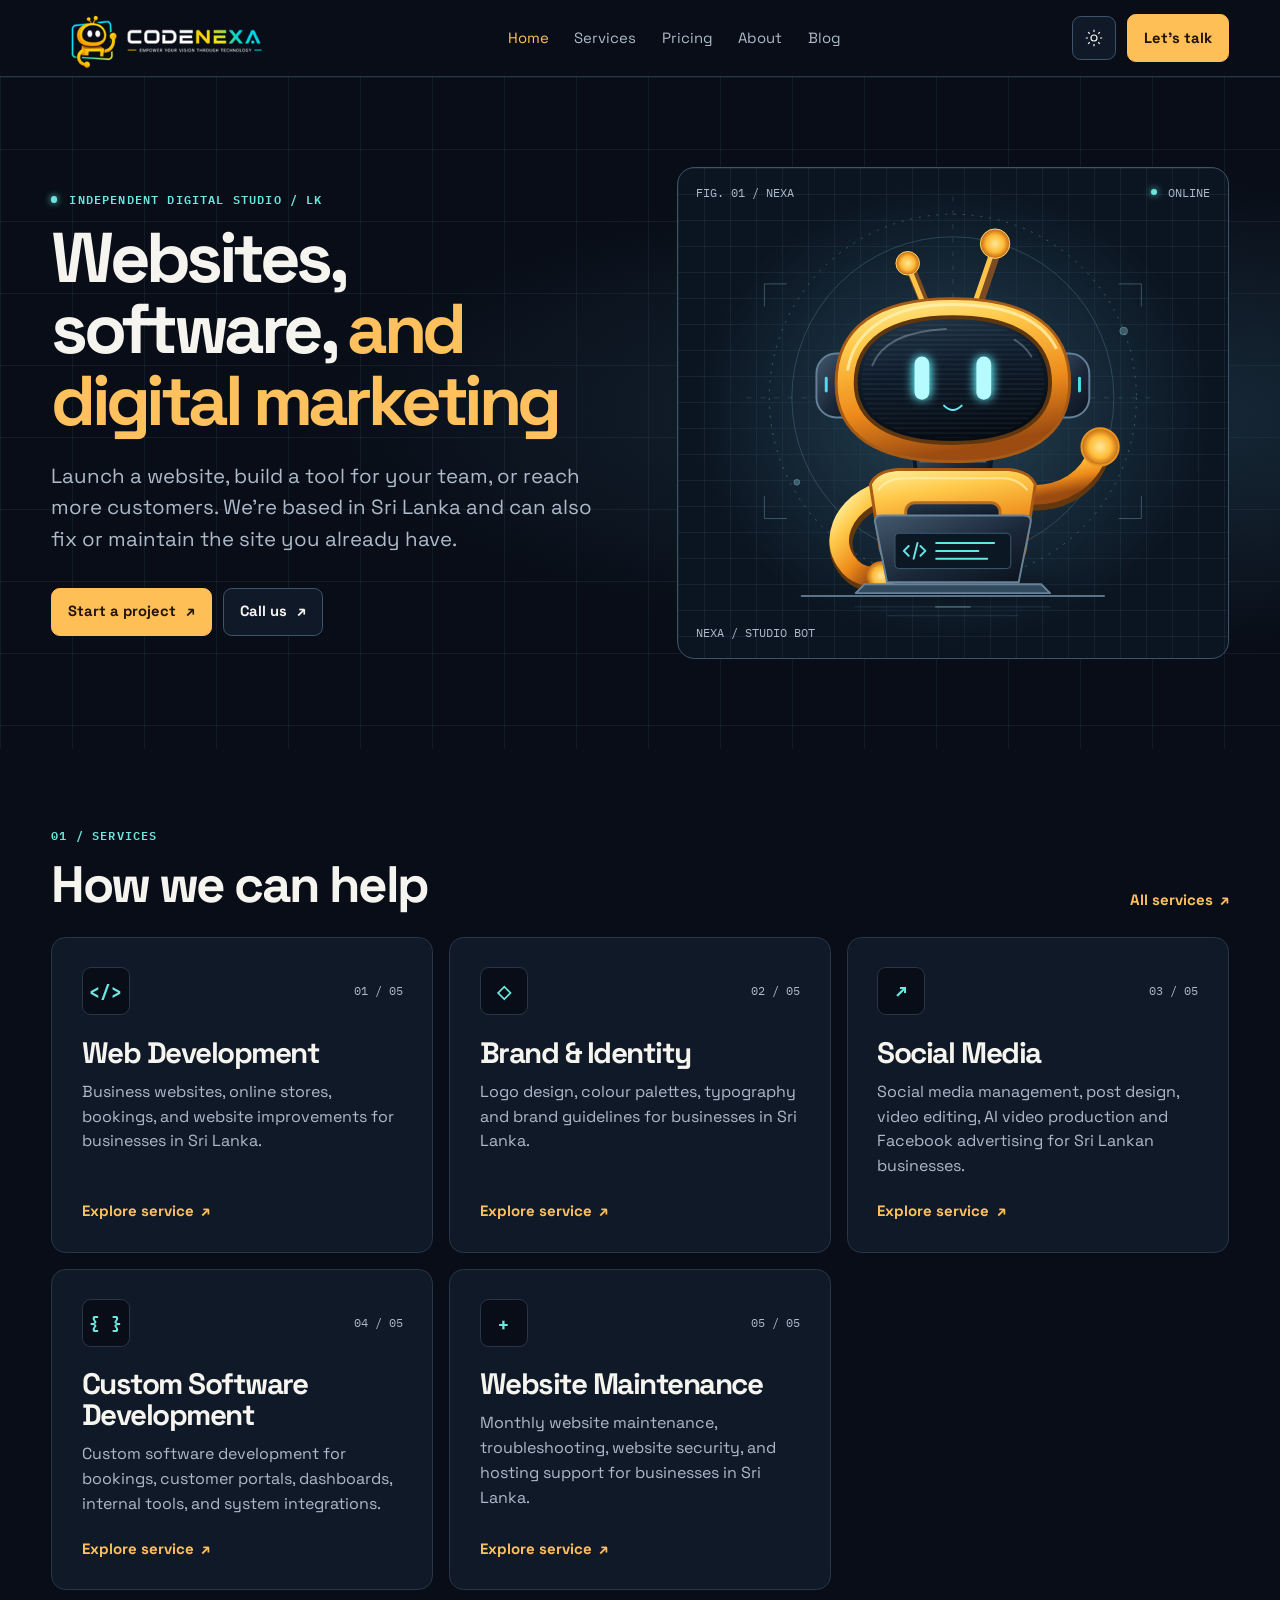
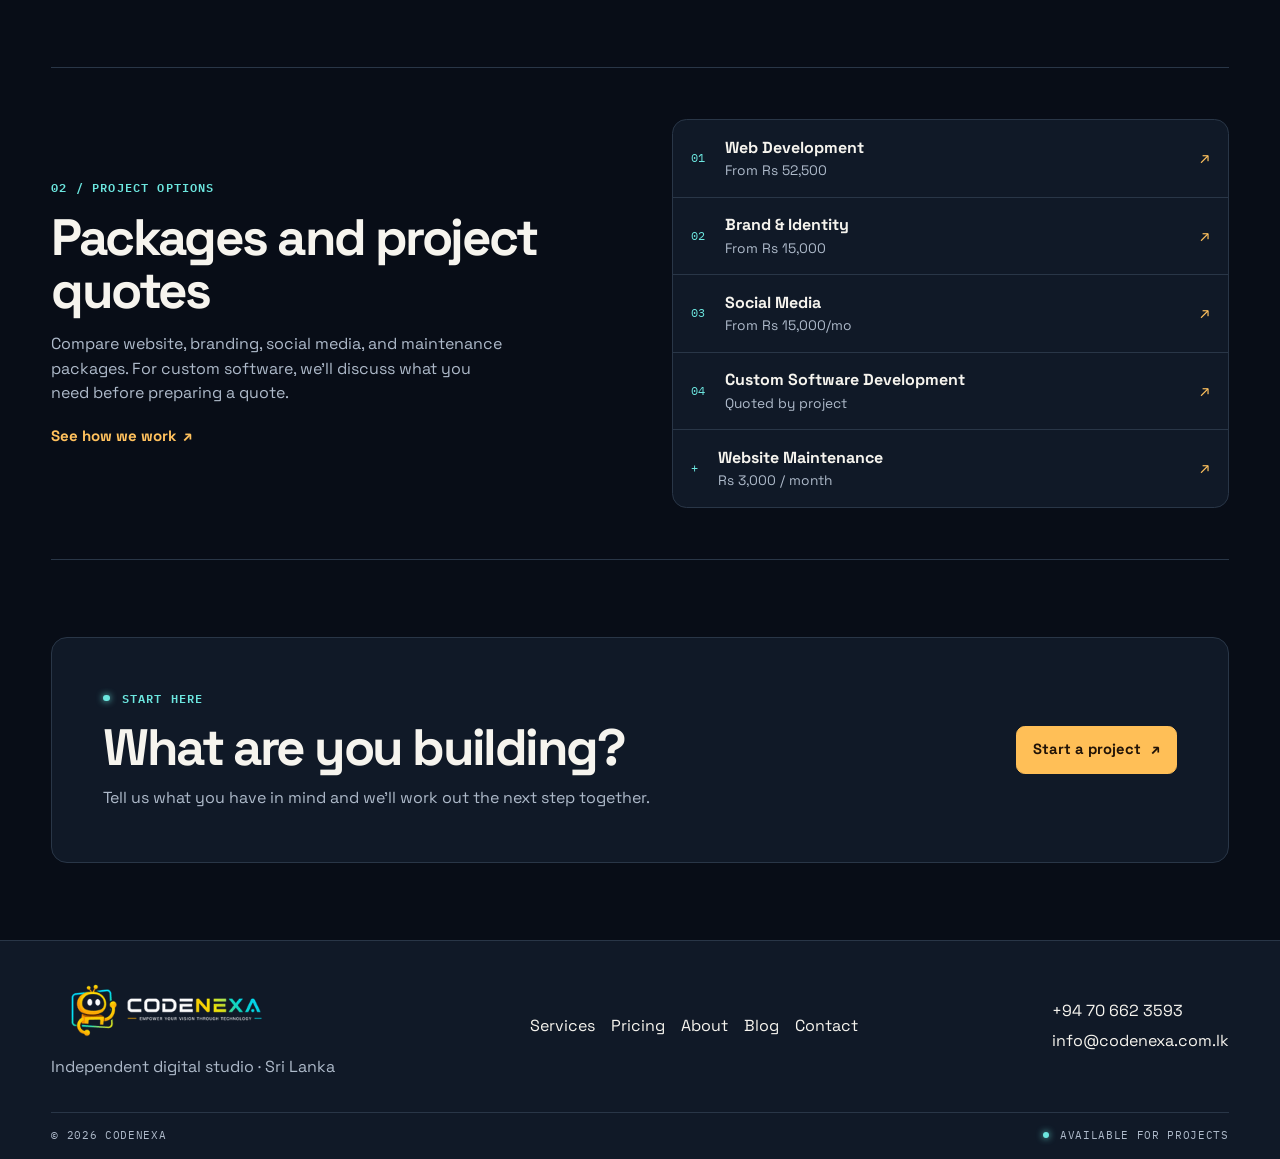
<file: index.html>
<!DOCTYPE html><html lang="en" data-theme="dark"> <head><meta charset="utf-8"><meta name="viewport" content="width=device-width, initial-scale=1"><title>Web Development, Software &amp; Digital Marketing in Sri Lanka | CodeNexa</title><meta name="description" content="CodeNexa builds business websites, online stores and custom software. Get website maintenance, branding and social media marketing from our Sri Lanka team."><link rel="canonical" href="https://codenexa.com.lk/"><meta property="og:type" content="website"><meta property="og:site_name" content="CodeNexa"><meta property="og:title" content="Web Development, Software &#38; Digital Marketing in Sri Lanka | CodeNexa"><meta property="og:description" content="CodeNexa builds business websites, online stores and custom software. Get website maintenance, branding and social media marketing from our Sri Lanka team."><meta property="og:url" content="https://codenexa.com.lk/"><meta property="og:image" content="https://codenexa.com.lk/assets/images/CODENEXA.png"><meta name="twitter:card" content="summary_large_image"><link rel="icon" href="/assets/images/CodeNexa-icon.png"><link rel="preconnect" href="https://fonts.googleapis.com"><link rel="preconnect" href="https://fonts.gstatic.com" crossorigin><link href="https://fonts.googleapis.com/css2?family=IBM+Plex+Mono:wght@400;500;600&family=Space+Grotesk:wght@400;500;600;700&display=swap" rel="stylesheet"><script>
    try {
      const theme = localStorage.getItem('codenexa-theme');
      if (theme === 'light' || theme === 'dark') document.documentElement.dataset.theme = theme;
    } catch {}
  </script><script type="application/ld+json">[{"@context":"https://schema.org","@type":"Organization","@id":"https://codenexa.com.lk/#organization","name":"CodeNexa","url":"https://codenexa.com.lk/","image":"https://codenexa.com.lk/assets/images/CODENEXA.png","email":"info@codenexa.com.lk","telephone":"+94706623593","logo":"https://codenexa.com.lk/assets/images/CodeNexalogo2.png","address":{"@type":"PostalAddress","addressCountry":"LK"}}]</script><script async src="https://www.googletagmanager.com/gtag/js?id=G-E5M2438SVP"></script><script>
        window.dataLayer = window.dataLayer || [];
        function gtag(){dataLayer.push(arguments);}
        gtag('js', new Date());
        gtag('config', 'G-E5M2438SVP');
      </script><link rel="stylesheet" href="/_astro/about.Bx4tEITc.css">
<style>.nexa[data-astro-cid-2ywgr3ff]{--nx: 0;--ny: 0;position:relative;isolation:isolate;overflow:hidden;min-width:0;display:grid;align-content:center;aspect-ratio:1.12;border:1px solid var(--line-strong);border-radius:1.1rem;background:radial-gradient(ellipse at 50% 50%,var(--stage-glow),transparent 66%),linear-gradient(var(--grid) 1px,transparent 1px),linear-gradient(90deg,var(--grid) 1px,transparent 1px),var(--stage);background-size:auto,26px 26px,26px 26px,auto}.nexa-art[data-astro-cid-2ywgr3ff]{display:block;width:100%}.nexa-orbits[data-astro-cid-2ywgr3ff]{color:var(--orbit)}.nexa-hud[data-astro-cid-2ywgr3ff]{position:absolute;inset:1rem 1.1rem auto;display:flex;justify-content:space-between;gap:.5rem;font-size:clamp(.54rem,1.2vw,.72rem);color:var(--muted);z-index:1}.nexa-hud[data-astro-cid-2ywgr3ff].bottom{inset:auto 1.1rem 1rem}.nexa-interact[data-astro-cid-2ywgr3ff]{position:absolute;inset:0;z-index:1;border:0;border-radius:inherit;background:transparent;cursor:pointer}.nexa-interact[data-astro-cid-2ywgr3ff]:focus-visible{outline-offset:-4px}.nexa-hud[data-astro-cid-2ywgr3ff]{pointer-events:none}.nexa-head[data-astro-cid-2ywgr3ff],.nexa-expression[data-astro-cid-2ywgr3ff]{transform-box:fill-box;transform-origin:center;transition:transform .22s ease-out}.nexa-head[data-astro-cid-2ywgr3ff]{transform:translate(calc(var(--nx) * 10px),calc(var(--ny) * 7px)) rotate(calc(var(--nx) * 5deg))}.nexa-expression[data-astro-cid-2ywgr3ff]{transform:translate(calc(var(--nx) * 13px),calc(var(--ny) * 9px))}.nexa-body[data-astro-cid-2ywgr3ff],.nexa-arm-rest[data-astro-cid-2ywgr3ff],.nexa-arm-raised[data-astro-cid-2ywgr3ff],.nexa-wave[data-astro-cid-2ywgr3ff],.nexa-typing-left[data-astro-cid-2ywgr3ff]{transform-box:view-box}.nexa-body[data-astro-cid-2ywgr3ff],.nexa-arm-rest[data-astro-cid-2ywgr3ff],.nexa-arm-raised[data-astro-cid-2ywgr3ff]{transition:transform .3s ease-out}.nexa-body[data-astro-cid-2ywgr3ff]{transform-origin:280px 306px;transform:translate(calc(var(--nx) * 4px),calc(var(--ny) * 3px)) rotate(calc(var(--nx) * 3deg))}.nexa-arm-rest[data-astro-cid-2ywgr3ff]{transform-origin:198px 329px;transform:rotate(calc(-26deg + var(--nx) * -3deg + var(--ny) * 4deg))}.nexa-typing-left[data-astro-cid-2ywgr3ff]{transform-origin:198px 329px}.nexa-arm-raised[data-astro-cid-2ywgr3ff],.nexa-wave[data-astro-cid-2ywgr3ff]{transform-origin:362px 329px}.nexa-arm-raised[data-astro-cid-2ywgr3ff]{transform:rotate(calc(117deg + var(--nx) * 5deg + var(--ny) * 6deg))}@media(prefers-reduced-motion:reduce){.nexa-interact[data-astro-cid-2ywgr3ff]{display:none}}@media(prefers-reduced-motion:no-preference){.nexa[data-astro-cid-2ywgr3ff]:not(.tracking,.greet) .nexa-expression[data-astro-cid-2ywgr3ff]{transform:translateY(7px)}.nexa[data-astro-cid-2ywgr3ff]:not(.tracking,.greet) .nexa-head[data-astro-cid-2ywgr3ff]{transform:translateY(3px)}.nexa[data-astro-cid-2ywgr3ff].greet .nexa-arm-raised[data-astro-cid-2ywgr3ff]{transform:rotate(calc(var(--nx) * 5deg + var(--ny) * 6deg))}.nexa[data-astro-cid-2ywgr3ff].greet .nexa-wave[data-astro-cid-2ywgr3ff]{animation:greet 1.55s .24s ease-in-out}.nexa[data-astro-cid-2ywgr3ff]:not(.greet) .nexa-wave[data-astro-cid-2ywgr3ff]{animation:typing .95s ease-in-out 2}.nexa[data-astro-cid-2ywgr3ff]:not(.greet) .nexa-typing-left[data-astro-cid-2ywgr3ff]{animation:typing .95s .34s ease-in-out 2 reverse}.nexa-scanline[data-astro-cid-2ywgr3ff]{animation:scanning 2.7s ease-in-out}.nexa-float[data-astro-cid-2ywgr3ff]{animation:hover 5s ease-in-out}.nexa-blink[data-astro-cid-2ywgr3ff]{transform-box:fill-box;transform-origin:center;animation:blink 4.5s linear}}@keyframes typing{45%{transform:rotate(5deg)}}@keyframes scanning{50%{opacity:.35}}@keyframes greet{0%,to{transform:rotate(0)}25%,61%{transform:rotate(-21deg)}43%,80%{transform:rotate(-6deg)}}@keyframes hover{50%{transform:translateY(-9px)}}@keyframes blink{0%,46%,50%,to{transform:scaleY(1)}48%{transform:scaleY(.08)}}
</style></head> <body> <a class="skip-link" href="#main">Skip to content</a> <header class="site-header"> <div class="shell header-inner"> <a class="brand" href="/" aria-label="CodeNexa home"> <img src="/assets/images/CodeNexalogo2.png" width="300" height="90" alt="CodeNexa"> </a> <nav aria-label="Main navigation"> <a href="/" aria-current="page">Home</a><a href="/services/">Services</a><a href="/pricing/">Pricing</a><a href="/about/">About</a><a href="/blog/">Blog</a> </nav> <div class="header-actions"> <button class="theme" type="button" aria-label="Light theme" aria-pressed="false" hidden> <svg width="18" height="18" viewBox="0 0 24 24" fill="none" stroke="currentColor" stroke-width="1.6" aria-hidden="true"><circle cx="12" cy="12" r="4"></circle><path d="M12 1v3m0 16v3M1 12h3m16 0h3M4.2 4.2l2.1 2.1m11.4 11.4 2.1 2.1m0-15.6-2.1 2.1M6.3 17.7l-2.1 2.1"></path></svg> </button> <a class="button primary header-cta" href="/contact/">Let’s talk</a> </div> </div> </header> <main id="main"> <section class="hero"> <div class="shell hero-grid"> <div class="hero-copy"> <p class="eyebrow"><i class="status-dot"></i> INDEPENDENT DIGITAL STUDIO / LK</p> <h1>Websites, software, <span class="accent">and digital marketing</span></h1> <p class="lede">Launch a website, build a tool for your team, or reach more customers. We’re based in Sri Lanka and can also fix or maintain the site you already have.</p> <div class="actions"> <a class="button primary" href="/contact/">Start a project <span aria-hidden="true">↗</span></a> <a class="button" href="tel:+94706623593">Call us <span aria-hidden="true">↗</span></a> </div> </div> <div class="nexa" data-nexa data-astro-cid-2ywgr3ff> <div class="nexa-hud mono" data-astro-cid-2ywgr3ff><span data-astro-cid-2ywgr3ff>FIG. 01 / NEXA</span><span data-astro-cid-2ywgr3ff><i class="status-dot" data-astro-cid-2ywgr3ff></i> ONLINE</span></div> <button class="nexa-interact" type="button" aria-label="Say hello to Nexa" hidden data-astro-cid-2ywgr3ff></button> <svg class="nexa-art" viewBox="0 0 560 490" role="img" aria-label="Nexa, CodeNexa’s gold robot mascot with two antennae and a glowing cyan visor" data-astro-cid-2ywgr3ff> <defs data-astro-cid-2ywgr3ff> <linearGradient id="shell" x2=".28" y2="1" gradientUnits="objectBoundingBox" data-astro-cid-2ywgr3ff> <stop stop-color="#fff09f" data-astro-cid-2ywgr3ff></stop><stop offset=".29" stop-color="#ffca4b" data-astro-cid-2ywgr3ff></stop><stop offset=".68" stop-color="#ee8b1b" data-astro-cid-2ywgr3ff></stop><stop offset="1" stop-color="#9c4b11" data-astro-cid-2ywgr3ff></stop> </linearGradient> <linearGradient id="visor" x2=".25" y2="1" gradientUnits="objectBoundingBox" data-astro-cid-2ywgr3ff> <stop stop-color="#25394c" data-astro-cid-2ywgr3ff></stop><stop offset=".45" stop-color="#101c2b" data-astro-cid-2ywgr3ff></stop><stop offset="1" stop-color="#060c14" data-astro-cid-2ywgr3ff></stop> </linearGradient> <linearGradient id="metal" x2="1" y2="1" data-astro-cid-2ywgr3ff> <stop stop-color="#43596d" data-astro-cid-2ywgr3ff></stop><stop offset=".55" stop-color="#1b283a" data-astro-cid-2ywgr3ff></stop><stop offset="1" stop-color="#0a111b" data-astro-cid-2ywgr3ff></stop> </linearGradient> <radialGradient id="beacon" data-astro-cid-2ywgr3ff> <stop stop-color="#ffe79a" data-astro-cid-2ywgr3ff></stop><stop offset=".58" stop-color="#ffbc38" data-astro-cid-2ywgr3ff></stop><stop offset="1" stop-color="#c36513" data-astro-cid-2ywgr3ff></stop> </radialGradient> <radialGradient id="shadow" data-astro-cid-2ywgr3ff> <stop stop-color="#080e18" stop-opacity=".68" data-astro-cid-2ywgr3ff></stop><stop offset="1" stop-color="#080e18" stop-opacity="0" data-astro-cid-2ywgr3ff></stop> </radialGradient> <filter id="eye-glow" x="-100%" y="-50%" width="300%" height="200%" data-astro-cid-2ywgr3ff><feGaussianBlur stdDeviation="5" data-astro-cid-2ywgr3ff></feGaussianBlur></filter> <pattern id="scan" width="3" height="5" patternUnits="userSpaceOnUse" data-astro-cid-2ywgr3ff><path d="M0 1h3" stroke="#9ddfff" stroke-opacity=".11" data-astro-cid-2ywgr3ff></path></pattern> </defs> <g class="nexa-orbits" fill="none" stroke="currentColor" data-astro-cid-2ywgr3ff> <circle cx="280" cy="230" r="187" stroke-dasharray="2 7" data-astro-cid-2ywgr3ff></circle> <circle cx="280" cy="230" r="164" opacity=".65" data-astro-cid-2ywgr3ff></circle> <path d="M70 230h420M280 25v402" stroke-dasharray="5 9" opacity=".5" data-astro-cid-2ywgr3ff></path> <path d="M88 137v-23h23m338 0h23v23M88 330v23h23m338 0h23v-23" data-astro-cid-2ywgr3ff></path> <circle cx="454" cy="162" r="4" fill="currentColor" data-astro-cid-2ywgr3ff></circle> <circle cx="121" cy="316" r="3" fill="currentColor" data-astro-cid-2ywgr3ff></circle> </g> <ellipse cx="280" cy="426" rx="143" ry="24" fill="url(#shadow)" data-astro-cid-2ywgr3ff></ellipse> <g class="nexa-float" data-astro-cid-2ywgr3ff> <g class="nexa-body" data-astro-cid-2ywgr3ff> <g class="nexa-arm-rest" data-astro-cid-2ywgr3ff> <g class="nexa-typing-left" data-astro-cid-2ywgr3ff> <path d="M198 333c-34 0-58 22-54 49 2 17 14 26 27 29" fill="none" stroke="#63380f" stroke-width="24" stroke-linecap="round" data-astro-cid-2ywgr3ff></path> <path d="M198 329c-34 0-58 22-54 49 2 17 14 26 27 29" fill="none" stroke="url(#shell)" stroke-width="20" stroke-linecap="round" data-astro-cid-2ywgr3ff></path> <circle cx="170" cy="407" r="15" fill="url(#beacon)" data-astro-cid-2ywgr3ff></circle> </g> </g> <g class="nexa-arm-raised" data-astro-cid-2ywgr3ff> <g class="nexa-wave" data-astro-cid-2ywgr3ff> <path d="M362 333c30 0 56-15 66-44" fill="none" stroke="#63380f" stroke-width="24" stroke-linecap="round" data-astro-cid-2ywgr3ff></path> <path d="M362 329c30 0 56-15 66-44" fill="none" stroke="url(#shell)" stroke-width="20" stroke-linecap="round" data-astro-cid-2ywgr3ff></path> <circle cx="430" cy="280" r="19" fill="url(#beacon)" stroke="#e79522" stroke-width="2" data-astro-cid-2ywgr3ff></circle> </g> </g> <path d="M239 273h82l-5 51h-72z" fill="url(#metal)" stroke="#0d1723" stroke-width="4" data-astro-cid-2ywgr3ff></path> <path d="M246 295h68m-67 10h66" stroke="#536575" stroke-width="2" data-astro-cid-2ywgr3ff></path> <!-- Chassis --> <path d="M196 318q6-13 27-15h114q21 2 27 15l-10 66q-4 19-22 21H228q-18-2-22-21Z" fill="url(#shell)" stroke="#a95a14" stroke-width="3" data-astro-cid-2ywgr3ff></path> <path d="M204 324q9-12 26-12h100q16 0 26 12" stroke="#fff4b7" stroke-opacity=".65" stroke-width="2" fill="none" data-astro-cid-2ywgr3ff></path> <rect x="232" y="337" width="96" height="45" rx="9" fill="url(#visor)" stroke="#b66c1f" stroke-width="3" data-astro-cid-2ywgr3ff></rect> <path d="M246 359h11l5-8 6 16 5-8h10" stroke="#54efff" stroke-width="2" stroke-linejoin="round" fill="none" data-astro-cid-2ywgr3ff></path> <text x="292" y="363" fill="#f8d07f" font-size="12" font-family="monospace" data-astro-cid-2ywgr3ff>NX</text> </g> <g class="nexa-head" data-astro-cid-2ywgr3ff> <!-- Antennae and ear housings --> <path d="M257 148l-20-50m65 48 23-67" stroke="#7c4b23" stroke-width="10" stroke-linecap="round" data-astro-cid-2ywgr3ff></path> <path d="M254 144l-20-49m65 48 23-67" stroke="#ffc44a" stroke-width="5" stroke-linecap="round" data-astro-cid-2ywgr3ff></path> <circle cx="234" cy="93" r="12" fill="url(#beacon)" stroke="#ffdb64" data-astro-cid-2ywgr3ff></circle> <circle cx="323" cy="73" r="15" fill="url(#beacon)" stroke="#ffdb64" data-astro-cid-2ywgr3ff></circle> <rect x="141" y="185" width="49" height="65" rx="20" fill="url(#metal)" stroke="#648098" stroke-width="2" data-astro-cid-2ywgr3ff></rect> <rect x="370" y="185" width="49" height="65" rx="20" fill="url(#metal)" stroke="#648098" stroke-width="2" data-astro-cid-2ywgr3ff></rect> <path d="M151 210v13m258-13v13" stroke="#4cdeec" stroke-width="3" stroke-linecap="round" data-astro-cid-2ywgr3ff></path> <!-- Helmet --> <path d="M161 215c0-57 42-86 119-86s119 29 119 86c0 54-43 80-119 80s-119-26-119-80Z" fill="url(#shell)" stroke="#a65b16" stroke-width="3" data-astro-cid-2ywgr3ff></path> <path d="M173 201c7-42 47-66 107-66 58 0 91 17 105 44" fill="none" stroke="#fff3b0" stroke-opacity=".78" stroke-width="3" stroke-linecap="round" data-astro-cid-2ywgr3ff></path> <path d="M181 215c0-43 34-67 99-67s99 24 99 67c0 39-35 61-99 61s-99-22-99-61Z" fill="url(#visor)" stroke="#5e360f" stroke-width="4" data-astro-cid-2ywgr3ff></path> <path d="M187 215c0-41 31-62 93-62s93 21 93 62c0 36-32 56-93 56s-93-20-93-56Z" fill="url(#scan)" data-astro-cid-2ywgr3ff></path> <path d="M198 197c9-23 33-35 75-37m70 11c8 5 13 10 17 17" fill="none" stroke="#d7f5ff" stroke-opacity=".28" stroke-width="2" stroke-linecap="round" data-astro-cid-2ywgr3ff></path> <g class="nexa-expression" data-astro-cid-2ywgr3ff> <g class="nexa-blink" fill="#62f4ff" data-astro-cid-2ywgr3ff> <g filter="url(#eye-glow)" data-astro-cid-2ywgr3ff><rect x="239" y="188" width="19" height="44" rx="9" data-astro-cid-2ywgr3ff></rect><rect x="302" y="188" width="19" height="44" rx="9" data-astro-cid-2ywgr3ff></rect></g> <rect x="241" y="188" width="15" height="44" rx="7.5" fill="#b6fbff" data-astro-cid-2ywgr3ff></rect><rect x="304" y="188" width="15" height="44" rx="7.5" fill="#b6fbff" data-astro-cid-2ywgr3ff></rect> </g> <path d="M271 238q9 9 18 0" fill="none" stroke="#65eaf4" stroke-width="2" stroke-linecap="round" data-astro-cid-2ywgr3ff></path> </g> </g> </g> <g class="nexa-workstation" aria-hidden="true" data-astro-cid-2ywgr3ff> <path d="M126 432h308" stroke="#577489" stroke-width="2" stroke-linecap="round" data-astro-cid-2ywgr3ff></path> <path d="M213 418l-12-60q-2-8 7-8h144q9 0 7 8l-12 60z" fill="url(#metal)" stroke="#678299" stroke-width="2" data-astro-cid-2ywgr3ff></path> <path d="M190 420h180l9 9H181z" fill="#30495d" stroke="#678299" stroke-width="2" stroke-linejoin="round" data-astro-cid-2ywgr3ff></path> <rect x="221" y="368" width="118" height="36" rx="4" fill="#0b1723" stroke="#3e5b71" data-astro-cid-2ywgr3ff></rect> <path d="M235 381l-5 5 5 5m12-10 5 5-5 5m-7 3 4-16" fill="none" stroke="#63e6e5" stroke-width="2" stroke-linecap="round" stroke-linejoin="round" data-astro-cid-2ywgr3ff></path> <path class="nexa-scanline" d="M263 378h59m-59 8h43m-43 8h52" stroke="#63e6e5" stroke-width="2" stroke-linecap="round" data-astro-cid-2ywgr3ff></path> </g> <g fill="none" stroke="currentColor" class="nexa-orbits" data-astro-cid-2ywgr3ff> <path d="M180 443h200m-167 9h134" opacity=".45" data-astro-cid-2ywgr3ff></path> <path d="M262 443h36" stroke-width="2" data-astro-cid-2ywgr3ff></path> </g> </svg> <div class="nexa-hud bottom mono" data-astro-cid-2ywgr3ff>NEXA / STUDIO BOT</div> </div> <script type="module">const e=document.querySelector("[data-nexa]");if(e){const c=e.closest(".hero"),i=e.querySelector(".nexa-interact"),l=matchMedia("(hover: hover) and (pointer: fine)"),a=matchMedia("(prefers-reduced-motion: reduce)");let d=0,o=0,h=!1;const r=()=>{h=!0,e.classList.add("greet"),window.clearTimeout(d),d=window.setTimeout(()=>{e.classList.remove("greet")},1950)};i&&(i.hidden=!1),i?.addEventListener("click",r),e.addEventListener("pointerenter",t=>{l.matches&&t.pointerType==="mouse"&&r()});const m=matchMedia("(hover: hover) and (pointer: fine) and (prefers-reduced-motion: no-preference)"),s=()=>{window.clearTimeout(o),e.style.removeProperty("--nx"),e.style.removeProperty("--ny"),e.classList.remove("tracking")};if("IntersectionObserver"in window){const t=new IntersectionObserver(([n])=>{n.intersectionRatio<.5||(!h&&!a.matches&&r(),t.disconnect())},{threshold:.5});t.observe(e)}else a.matches||r();c?.addEventListener("pointermove",t=>{if(!m.matches||!(t instanceof PointerEvent)||t.pointerType!=="mouse")return;const n=e.getBoundingClientRect(),u=(t.clientX-n.left-n.width/2)/(n.width/2),v=(t.clientY-n.top-n.height/2)/(n.height/2);e.style.setProperty("--nx",String(Math.max(-1,Math.min(1,u)))),e.style.setProperty("--ny",String(Math.max(-1,Math.min(1,v)))),e.classList.add("tracking"),window.clearTimeout(o),o=window.setTimeout(s,950)},{passive:!0}),c?.addEventListener("pointerleave",s),m.addEventListener("change",s)}</script>  </div> </section> <section class="shell section"> <div class="section-heading"> <div><p class="eyebrow">01 / SERVICES</p><h2>How we can help</h2></div> <a class="text-link" href="/services/">All services <span aria-hidden="true">↗</span></a> </div> <div class="cards"> <a class="card service-card" href="/services/website-development/"> <span class="card-top mono"><b>&lt;/&gt;</b><span>01 / 05</span></span> <h3>Web Development</h3> <p>Business websites, online stores, bookings, and website improvements for businesses in Sri Lanka.</p> <span class="text-link">Explore service <span aria-hidden="true">↗</span></span> </a><a class="card service-card" href="/services/brand-identity/"> <span class="card-top mono"><b>◇</b><span>02 / 05</span></span> <h3>Brand &amp; Identity</h3> <p>Logo design, colour palettes, typography and brand guidelines for businesses in Sri Lanka.</p> <span class="text-link">Explore service <span aria-hidden="true">↗</span></span> </a><a class="card service-card" href="/services/social-media-marketing/"> <span class="card-top mono"><b>↗</b><span>03 / 05</span></span> <h3>Social Media</h3> <p>Social media management, post design, video editing, AI video production and Facebook advertising for Sri Lankan businesses.</p> <span class="text-link">Explore service <span aria-hidden="true">↗</span></span> </a><a class="card service-card" href="/services/custom-software-development/"> <span class="card-top mono"><b>{ }</b><span>04 / 05</span></span> <h3>Custom Software Development</h3> <p>Custom software development for bookings, customer portals, dashboards, internal tools, and system integrations.</p> <span class="text-link">Explore service <span aria-hidden="true">↗</span></span> </a><a class="card service-card" href="/services/website-maintenance/"> <span class="card-top mono"><b>+</b><span>05 / 05</span></span> <h3>Website Maintenance</h3> <p>Monthly website maintenance, troubleshooting, website security, and hosting support for businesses in Sri Lanka.</p> <span class="text-link">Explore service <span aria-hidden="true">↗</span></span> </a> </div> </section> <section class="shell section" aria-labelledby="project-options"> <div class="project-options"> <div class="project-options-copy"> <p class="eyebrow">02 / PROJECT OPTIONS</p> <h2 id="project-options">Packages and project quotes</h2> <p>Compare website, branding, social media, and maintenance packages. For custom software, we’ll discuss what you need before preparing a quote.</p> <a class="text-link" href="/about/#process">See how we work <span aria-hidden="true">↗</span></a> </div> <ul class="package-links"> <li> <a href="/pricing/#web"> <span class="mono package-index">01</span> <span><strong>Web Development</strong><small>From Rs 52,500</small></span> <span class="package-arrow" aria-hidden="true">↗</span> </a> </li><li> <a href="/pricing/#brand"> <span class="mono package-index">02</span> <span><strong>Brand &amp; Identity</strong><small>From Rs 15,000</small></span> <span class="package-arrow" aria-hidden="true">↗</span> </a> </li><li> <a href="/pricing/#social"> <span class="mono package-index">03</span> <span><strong>Social Media</strong><small>From Rs 15,000/mo</small></span> <span class="package-arrow" aria-hidden="true">↗</span> </a> </li> <li> <a href="/pricing/#software"> <span class="mono package-index">04</span> <span><strong>Custom Software Development</strong><small>Quoted by project</small></span> <span class="package-arrow" aria-hidden="true">↗</span> </a> </li> <li> <a href="/pricing/#care"> <span class="mono package-index" aria-hidden="true">+</span> <span><strong>Website Maintenance</strong><small>Rs 3,000 / month</small></span> <span class="package-arrow" aria-hidden="true">↗</span> </a> </li> </ul> </div> </section> <section class="shell section"> <div class="cta-panel"> <div> <p class="eyebrow"><i class="status-dot"></i> START HERE</p> <h2>What are you building?</h2> <p>Tell us what you have in mind and we’ll work out the next step together.</p> </div> <a class="button primary" href="/contact/">Start a project <span aria-hidden="true">↗</span></a> </div> </section> </main> <footer class="site-footer"> <div class="shell footer-main"> <div> <a class="brand" href="/" aria-label="CodeNexa home"> <img src="/assets/images/CodeNexalogo2.png" width="300" height="90" alt="CodeNexa" loading="lazy"> </a> <p>Independent digital studio · Sri Lanka</p> </div> <div class="footer-links"> <a href="/services/">Services</a><a href="/pricing/">Pricing</a><a href="/about/">About</a><a href="/blog/">Blog</a><a href="/contact/">Contact</a> </div> <div class="footer-contact"><a href="tel:+94706623593">+94 70 662 3593</a><a href="mailto:info@codenexa.com.lk">info@codenexa.com.lk</a></div> </div> <div class="shell footer-bottom mono"><span>© 2026 CODENEXA</span><span><i class="status-dot"></i> AVAILABLE FOR PROJECTS</span></div> </footer> <script type="module">const t=document.querySelector(".theme");if(t){const e=document.documentElement;t.hidden=!1,t.setAttribute("aria-pressed",String(e.dataset.theme==="light")),t.addEventListener("click",()=>{const a=e.dataset.theme==="light"?"dark":"light";e.dataset.theme=a,t.setAttribute("aria-pressed",String(a==="light"));try{localStorage.setItem("codenexa-theme",a)}catch{}})}</script> </body> </html>
</file>
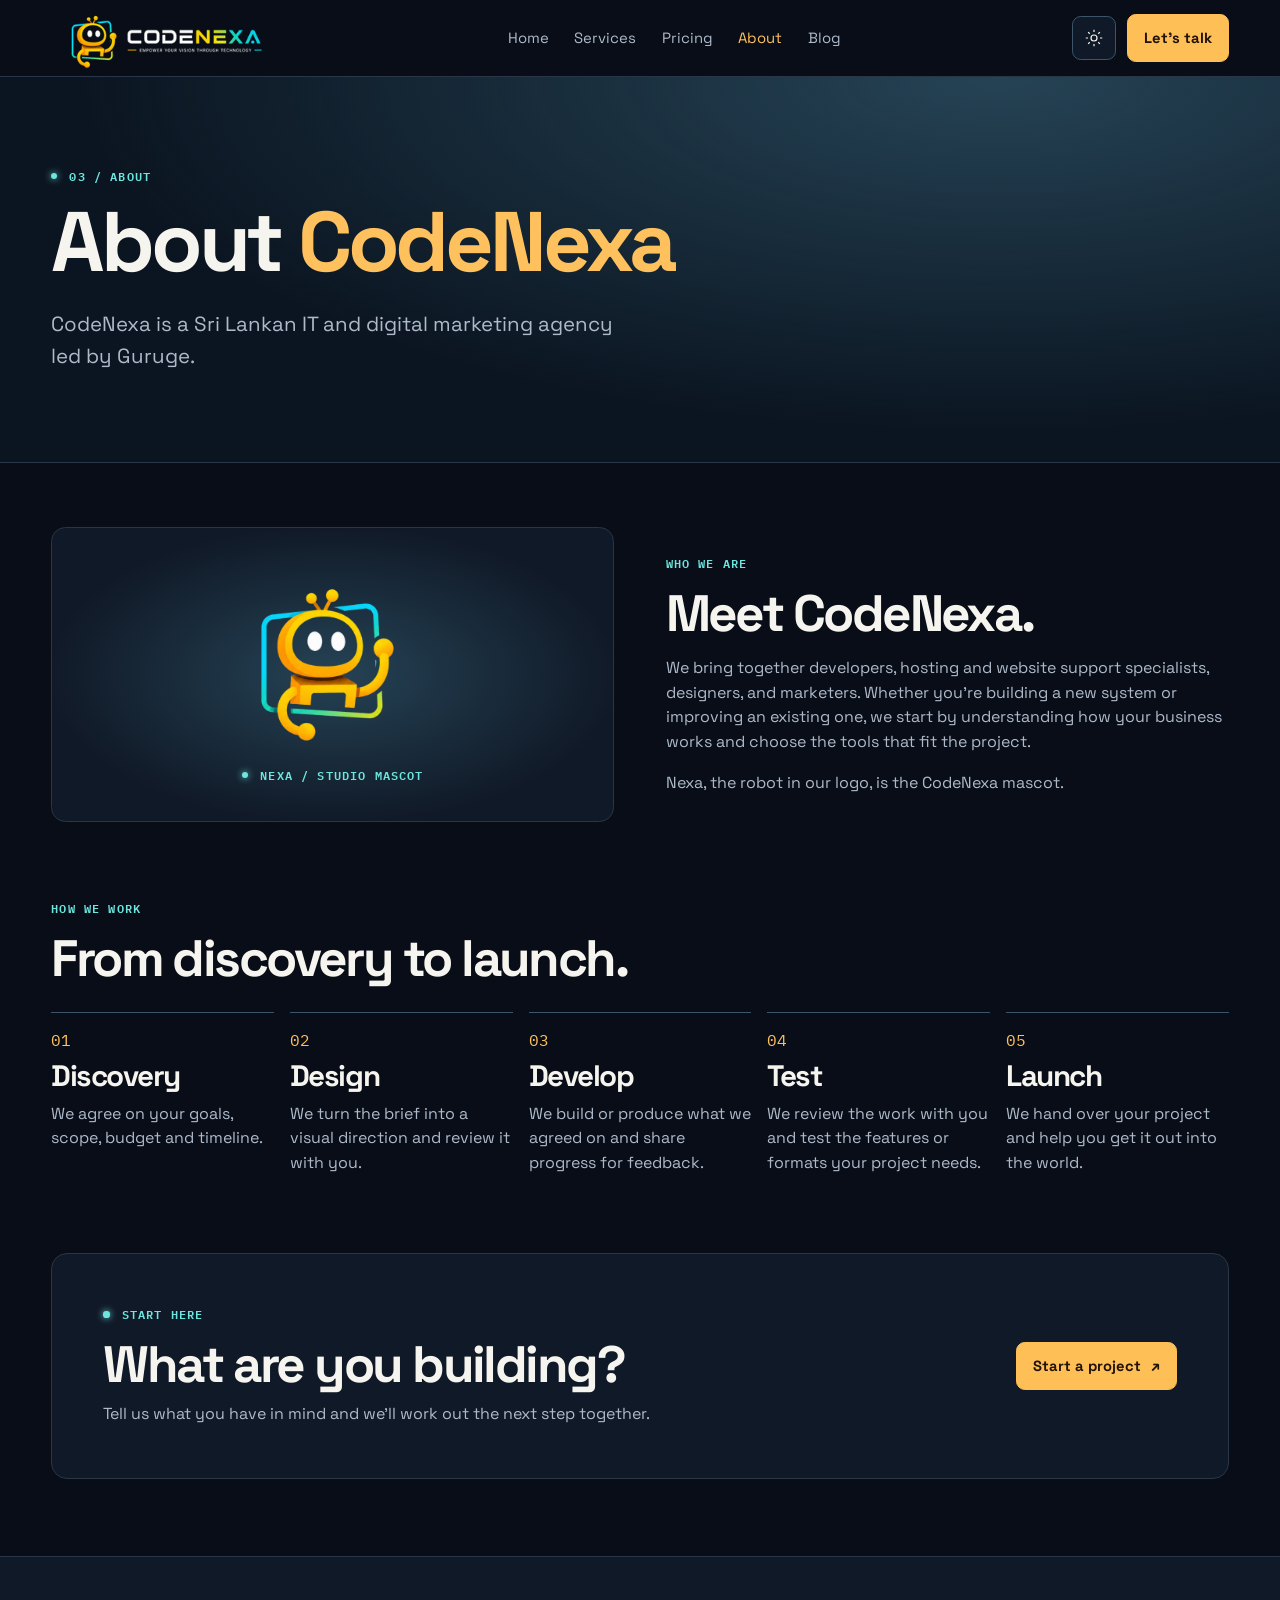
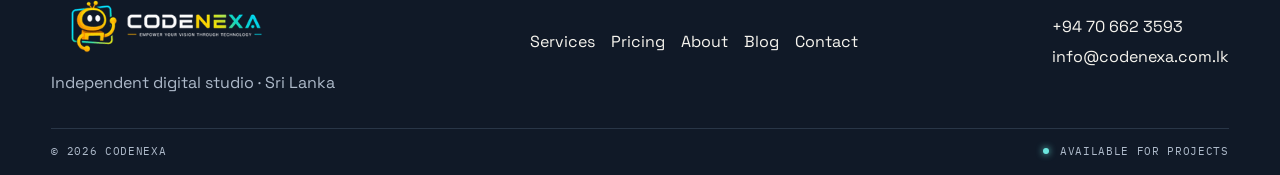
<file: about/index.html>
<!DOCTYPE html><html lang="en" data-theme="dark"> <head><meta charset="utf-8"><meta name="viewport" content="width=device-width, initial-scale=1"><title>About | CodeNexa</title><meta name="description" content="Meet CodeNexa, a Sri Lanka–based digital studio, and see how we take projects from discovery to launch."><link rel="canonical" href="https://codenexa.com.lk/about/"><meta property="og:type" content="website"><meta property="og:site_name" content="CodeNexa"><meta property="og:title" content="About | CodeNexa"><meta property="og:description" content="Meet CodeNexa, a Sri Lanka–based digital studio, and see how we take projects from discovery to launch."><meta property="og:url" content="https://codenexa.com.lk/about/"><meta property="og:image" content="https://codenexa.com.lk/assets/images/CODENEXA.png"><meta name="twitter:card" content="summary_large_image"><link rel="icon" href="/assets/images/CodeNexa-icon.png"><link rel="preconnect" href="https://fonts.googleapis.com"><link rel="preconnect" href="https://fonts.gstatic.com" crossorigin><link href="https://fonts.googleapis.com/css2?family=IBM+Plex+Mono:wght@400;500;600&family=Space+Grotesk:wght@400;500;600;700&display=swap" rel="stylesheet"><script>
    try {
      const theme = localStorage.getItem('codenexa-theme');
      if (theme === 'light' || theme === 'dark') document.documentElement.dataset.theme = theme;
    } catch {}
  </script><script type="application/ld+json">[{"@context":"https://schema.org","@type":"Organization","@id":"https://codenexa.com.lk/#organization","name":"CodeNexa","url":"https://codenexa.com.lk/","image":"https://codenexa.com.lk/assets/images/CODENEXA.png","email":"info@codenexa.com.lk","telephone":"+94706623593","logo":"https://codenexa.com.lk/assets/images/CodeNexalogo2.png","address":{"@type":"PostalAddress","addressCountry":"LK"}}]</script><script async src="https://www.googletagmanager.com/gtag/js?id=G-E5M2438SVP"></script><script>
        window.dataLayer = window.dataLayer || [];
        function gtag(){dataLayer.push(arguments);}
        gtag('js', new Date());
        gtag('config', 'G-E5M2438SVP');
      </script><link rel="stylesheet" href="/_astro/about.Bx4tEITc.css"></head> <body> <a class="skip-link" href="#main">Skip to content</a> <header class="site-header"> <div class="shell header-inner"> <a class="brand" href="/" aria-label="CodeNexa home"> <img src="/assets/images/CodeNexalogo2.png" width="300" height="90" alt="CodeNexa"> </a> <nav aria-label="Main navigation"> <a href="/">Home</a><a href="/services/">Services</a><a href="/pricing/">Pricing</a><a href="/about/" aria-current="page">About</a><a href="/blog/">Blog</a> </nav> <div class="header-actions"> <button class="theme" type="button" aria-label="Light theme" aria-pressed="false" hidden> <svg width="18" height="18" viewBox="0 0 24 24" fill="none" stroke="currentColor" stroke-width="1.6" aria-hidden="true"><circle cx="12" cy="12" r="4"></circle><path d="M12 1v3m0 16v3M1 12h3m16 0h3M4.2 4.2l2.1 2.1m11.4 11.4 2.1 2.1m0-15.6-2.1 2.1M6.3 17.7l-2.1 2.1"></path></svg> </button> <a class="button primary header-cta" href="/contact/">Let’s talk</a> </div> </div> </header> <main id="main"> <section class="page-intro"> <div class="shell"> <p class="eyebrow"><i class="status-dot"></i> 03 / ABOUT</p> <h1>About <span class="accent">CodeNexa</span></h1> <p class="lede">CodeNexa is a Sri Lankan IT and digital marketing agency led by Guruge.</p> </div> </section> <section class="shell about-grid"> <div class="card mascot-card"> <img src="/assets/images/CodeNexa-icon.png" width="200" height="200" alt="The gold Nexa robot from the CodeNexa logo"> <span class="eyebrow"><i class="status-dot"></i> NEXA / STUDIO MASCOT</span> </div> <div> <p class="eyebrow">WHO WE ARE</p> <h2>Meet CodeNexa.</h2> <p>We bring together developers, hosting and website support specialists, designers, and marketers. Whether you’re building a new system or improving an existing one, we start by understanding how your business works and choose the tools that fit the project.</p> <p>Nexa, the robot in our logo, is the CodeNexa mascot.</p> </div> </section> <section class="shell section" id="process"> <p class="eyebrow">HOW WE WORK</p> <h2>From discovery to launch.</h2> <ol class="process"> <li><span class="mono accent">01</span><h3>Discovery</h3><p>We agree on your goals, scope, budget and timeline.</p></li><li><span class="mono accent">02</span><h3>Design</h3><p>We turn the brief into a visual direction and review it with you.</p></li><li><span class="mono accent">03</span><h3>Develop</h3><p>We build or produce what we agreed on and share progress for feedback.</p></li><li><span class="mono accent">04</span><h3>Test</h3><p>We review the work with you and test the features or formats your project needs.</p></li><li><span class="mono accent">05</span><h3>Launch</h3><p>We hand over your project and help you get it out into the world.</p></li> </ol> </section> <section class="shell section"> <div class="cta-panel"> <div> <p class="eyebrow"><i class="status-dot"></i> START HERE</p> <h2>What are you building?</h2> <p>Tell us what you have in mind and we’ll work out the next step together.</p> </div> <a class="button primary" href="/contact/">Start a project <span aria-hidden="true">↗</span></a> </div> </section> </main> <footer class="site-footer"> <div class="shell footer-main"> <div> <a class="brand" href="/" aria-label="CodeNexa home"> <img src="/assets/images/CodeNexalogo2.png" width="300" height="90" alt="CodeNexa" loading="lazy"> </a> <p>Independent digital studio · Sri Lanka</p> </div> <div class="footer-links"> <a href="/services/">Services</a><a href="/pricing/">Pricing</a><a href="/about/">About</a><a href="/blog/">Blog</a><a href="/contact/">Contact</a> </div> <div class="footer-contact"><a href="tel:+94706623593">+94 70 662 3593</a><a href="mailto:info@codenexa.com.lk">info@codenexa.com.lk</a></div> </div> <div class="shell footer-bottom mono"><span>© 2026 CODENEXA</span><span><i class="status-dot"></i> AVAILABLE FOR PROJECTS</span></div> </footer> <script type="module">const t=document.querySelector(".theme");if(t){const e=document.documentElement;t.hidden=!1,t.setAttribute("aria-pressed",String(e.dataset.theme==="light")),t.addEventListener("click",()=>{const a=e.dataset.theme==="light"?"dark":"light";e.dataset.theme=a,t.setAttribute("aria-pressed",String(a==="light"));try{localStorage.setItem("codenexa-theme",a)}catch{}})}</script> </body> </html>
</file>
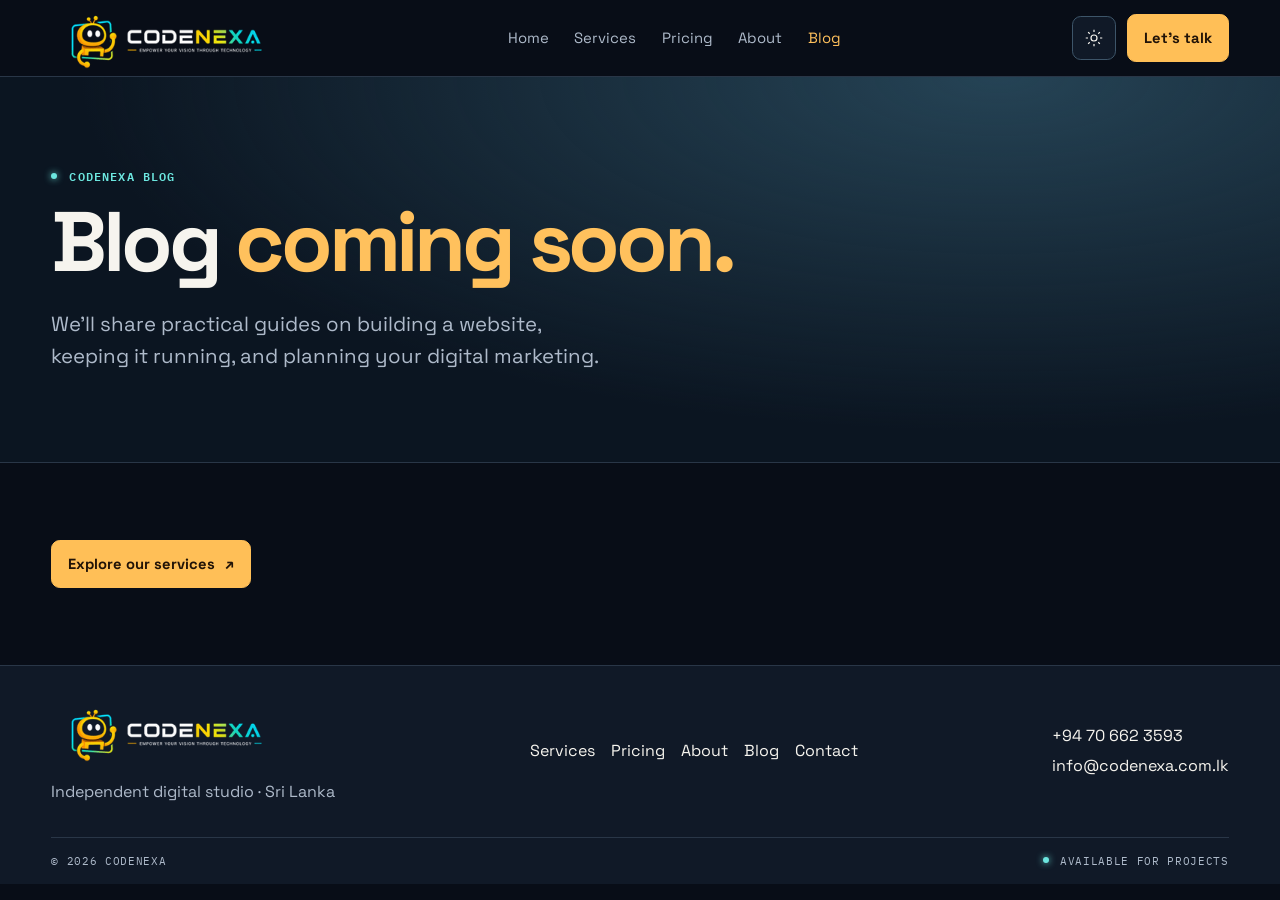
<file: blog/index.html>
<!DOCTYPE html><html lang="en" data-theme="dark"> <head><meta charset="utf-8"><meta name="viewport" content="width=device-width, initial-scale=1"><title>Blog | CodeNexa</title><meta name="description" content="The CodeNexa blog is coming soon. We’ll share practical notes on websites, software, and digital marketing."><meta name="robots" content="noindex"><link rel="canonical" href="https://codenexa.com.lk/blog/"><meta property="og:type" content="website"><meta property="og:site_name" content="CodeNexa"><meta property="og:title" content="Blog | CodeNexa"><meta property="og:description" content="The CodeNexa blog is coming soon. We’ll share practical notes on websites, software, and digital marketing."><meta property="og:url" content="https://codenexa.com.lk/blog/"><meta property="og:image" content="https://codenexa.com.lk/assets/images/CODENEXA.png"><meta name="twitter:card" content="summary_large_image"><link rel="icon" href="/assets/images/CodeNexa-icon.png"><link rel="preconnect" href="https://fonts.googleapis.com"><link rel="preconnect" href="https://fonts.gstatic.com" crossorigin><link href="https://fonts.googleapis.com/css2?family=IBM+Plex+Mono:wght@400;500;600&family=Space+Grotesk:wght@400;500;600;700&display=swap" rel="stylesheet"><script>
    try {
      const theme = localStorage.getItem('codenexa-theme');
      if (theme === 'light' || theme === 'dark') document.documentElement.dataset.theme = theme;
    } catch {}
  </script><script type="application/ld+json">[{"@context":"https://schema.org","@type":"Organization","@id":"https://codenexa.com.lk/#organization","name":"CodeNexa","url":"https://codenexa.com.lk/","image":"https://codenexa.com.lk/assets/images/CODENEXA.png","email":"info@codenexa.com.lk","telephone":"+94706623593","logo":"https://codenexa.com.lk/assets/images/CodeNexalogo2.png","address":{"@type":"PostalAddress","addressCountry":"LK"}}]</script><script async src="https://www.googletagmanager.com/gtag/js?id=G-E5M2438SVP"></script><script>
        window.dataLayer = window.dataLayer || [];
        function gtag(){dataLayer.push(arguments);}
        gtag('js', new Date());
        gtag('config', 'G-E5M2438SVP');
      </script><link rel="stylesheet" href="/_astro/about.Bx4tEITc.css"></head> <body> <a class="skip-link" href="#main">Skip to content</a> <header class="site-header"> <div class="shell header-inner"> <a class="brand" href="/" aria-label="CodeNexa home"> <img src="/assets/images/CodeNexalogo2.png" width="300" height="90" alt="CodeNexa"> </a> <nav aria-label="Main navigation"> <a href="/">Home</a><a href="/services/">Services</a><a href="/pricing/">Pricing</a><a href="/about/">About</a><a href="/blog/" aria-current="page">Blog</a> </nav> <div class="header-actions"> <button class="theme" type="button" aria-label="Light theme" aria-pressed="false" hidden> <svg width="18" height="18" viewBox="0 0 24 24" fill="none" stroke="currentColor" stroke-width="1.6" aria-hidden="true"><circle cx="12" cy="12" r="4"></circle><path d="M12 1v3m0 16v3M1 12h3m16 0h3M4.2 4.2l2.1 2.1m11.4 11.4 2.1 2.1m0-15.6-2.1 2.1M6.3 17.7l-2.1 2.1"></path></svg> </button> <a class="button primary header-cta" href="/contact/">Let’s talk</a> </div> </div> </header> <main id="main"> <section class="page-intro"> <div class="shell"> <p class="eyebrow"><i class="status-dot"></i> CODENEXA BLOG</p> <h1>Blog <span class="accent">coming soon.</span></h1> <p class="lede">We’ll share practical guides on building a website, keeping it running, and planning your digital marketing.</p> </div> </section> <div class="shell section"> <a class="button primary" href="/services/">Explore our services <span aria-hidden="true">↗</span></a> </div> </main> <footer class="site-footer"> <div class="shell footer-main"> <div> <a class="brand" href="/" aria-label="CodeNexa home"> <img src="/assets/images/CodeNexalogo2.png" width="300" height="90" alt="CodeNexa" loading="lazy"> </a> <p>Independent digital studio · Sri Lanka</p> </div> <div class="footer-links"> <a href="/services/">Services</a><a href="/pricing/">Pricing</a><a href="/about/">About</a><a href="/blog/">Blog</a><a href="/contact/">Contact</a> </div> <div class="footer-contact"><a href="tel:+94706623593">+94 70 662 3593</a><a href="mailto:info@codenexa.com.lk">info@codenexa.com.lk</a></div> </div> <div class="shell footer-bottom mono"><span>© 2026 CODENEXA</span><span><i class="status-dot"></i> AVAILABLE FOR PROJECTS</span></div> </footer> <script type="module">const t=document.querySelector(".theme");if(t){const e=document.documentElement;t.hidden=!1,t.setAttribute("aria-pressed",String(e.dataset.theme==="light")),t.addEventListener("click",()=>{const a=e.dataset.theme==="light"?"dark":"light";e.dataset.theme=a,t.setAttribute("aria-pressed",String(a==="light"));try{localStorage.setItem("codenexa-theme",a)}catch{}})}</script> </body> </html>
</file>
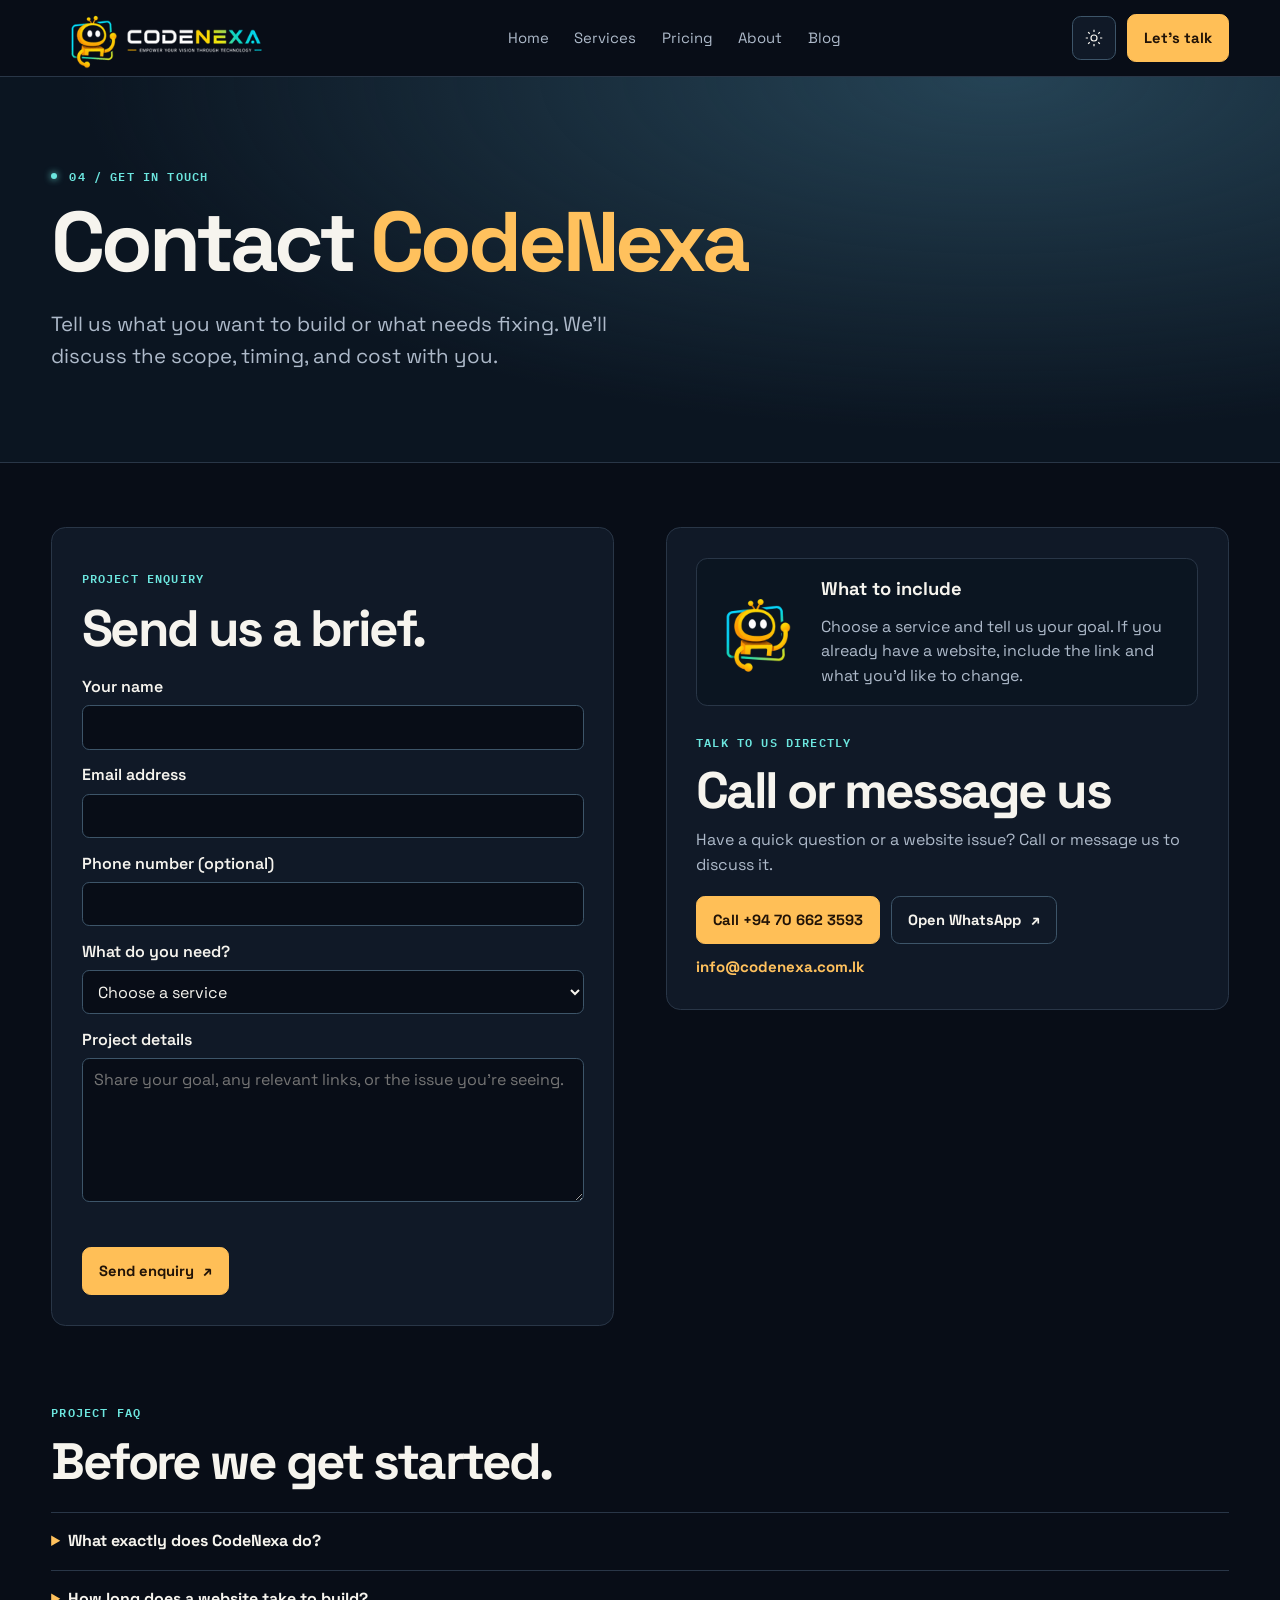
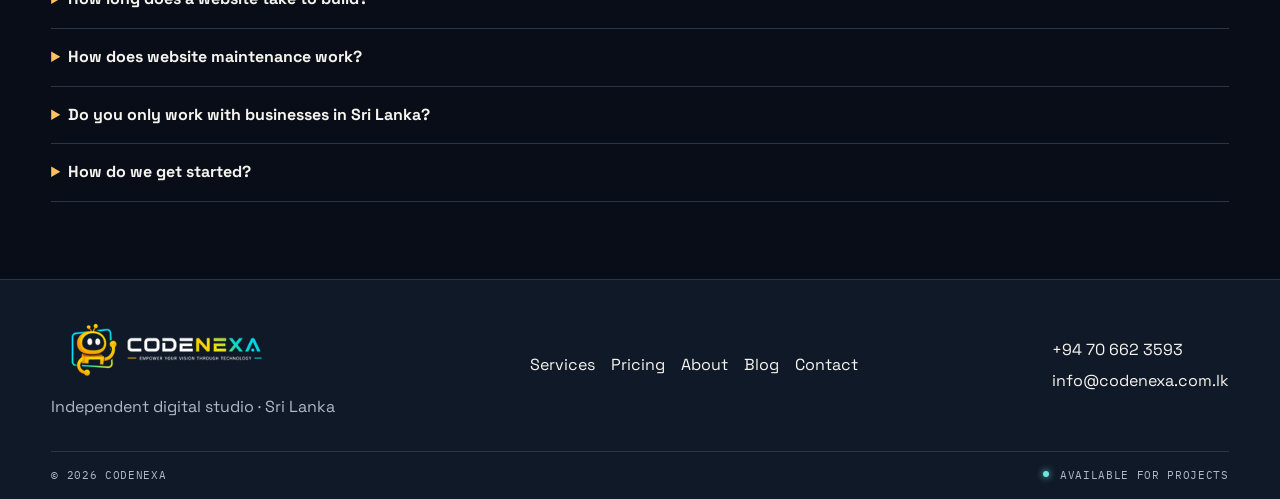
<file: contact/index.html>
<!DOCTYPE html><html lang="en" data-theme="dark"> <head><meta charset="utf-8"><meta name="viewport" content="width=device-width, initial-scale=1"><title>Contact Us for a Project Quote | CodeNexa</title><meta name="description" content="Call, email, or message CodeNexa on WhatsApp about website development, software, website maintenance, branding, or digital marketing in Sri Lanka."><link rel="canonical" href="https://codenexa.com.lk/contact/"><meta property="og:type" content="website"><meta property="og:site_name" content="CodeNexa"><meta property="og:title" content="Contact Us for a Project Quote | CodeNexa"><meta property="og:description" content="Call, email, or message CodeNexa on WhatsApp about website development, software, website maintenance, branding, or digital marketing in Sri Lanka."><meta property="og:url" content="https://codenexa.com.lk/contact/"><meta property="og:image" content="https://codenexa.com.lk/assets/images/CODENEXA.png"><meta name="twitter:card" content="summary_large_image"><link rel="icon" href="/assets/images/CodeNexa-icon.png"><link rel="preconnect" href="https://fonts.googleapis.com"><link rel="preconnect" href="https://fonts.gstatic.com" crossorigin><link href="https://fonts.googleapis.com/css2?family=IBM+Plex+Mono:wght@400;500;600&family=Space+Grotesk:wght@400;500;600;700&display=swap" rel="stylesheet"><script>
    try {
      const theme = localStorage.getItem('codenexa-theme');
      if (theme === 'light' || theme === 'dark') document.documentElement.dataset.theme = theme;
    } catch {}
  </script><script type="application/ld+json">[{"@context":"https://schema.org","@type":"Organization","@id":"https://codenexa.com.lk/#organization","name":"CodeNexa","url":"https://codenexa.com.lk/","image":"https://codenexa.com.lk/assets/images/CODENEXA.png","email":"info@codenexa.com.lk","telephone":"+94706623593","logo":"https://codenexa.com.lk/assets/images/CodeNexalogo2.png","address":{"@type":"PostalAddress","addressCountry":"LK"}}]</script><script async src="https://www.googletagmanager.com/gtag/js?id=G-E5M2438SVP"></script><script>
        window.dataLayer = window.dataLayer || [];
        function gtag(){dataLayer.push(arguments);}
        gtag('js', new Date());
        gtag('config', 'G-E5M2438SVP');
      </script><link rel="stylesheet" href="/_astro/about.Bx4tEITc.css"></head> <body> <a class="skip-link" href="#main">Skip to content</a> <header class="site-header"> <div class="shell header-inner"> <a class="brand" href="/" aria-label="CodeNexa home"> <img src="/assets/images/CodeNexalogo2.png" width="300" height="90" alt="CodeNexa"> </a> <nav aria-label="Main navigation"> <a href="/">Home</a><a href="/services/">Services</a><a href="/pricing/">Pricing</a><a href="/about/">About</a><a href="/blog/">Blog</a> </nav> <div class="header-actions"> <button class="theme" type="button" aria-label="Light theme" aria-pressed="false" hidden> <svg width="18" height="18" viewBox="0 0 24 24" fill="none" stroke="currentColor" stroke-width="1.6" aria-hidden="true"><circle cx="12" cy="12" r="4"></circle><path d="M12 1v3m0 16v3M1 12h3m16 0h3M4.2 4.2l2.1 2.1m11.4 11.4 2.1 2.1m0-15.6-2.1 2.1M6.3 17.7l-2.1 2.1"></path></svg> </button> <a class="button primary header-cta" href="/contact/" aria-current="page">Let’s talk</a> </div> </div> </header> <main id="main"> <section class="page-intro"> <div class="shell"> <p class="eyebrow"><i class="status-dot"></i> 04 / GET IN TOUCH</p> <h1>Contact <span class="accent">CodeNexa</span></h1> <p class="lede">Tell us what you want to build or what needs fixing. We’ll discuss the scope, timing, and cost with you.</p> </div> </section> <div class="shell contact-grid"> <section class="card enquiry-card" id="enquiry" aria-labelledby="enquiry-title"> <p class="eyebrow">PROJECT ENQUIRY</p> <h2 id="enquiry-title">Send us a brief.</h2> <form class="enquiry-form" method="post" action="/api/send.php" data-email="info@codenexa.com.lk" data-packages="{&#34;web&#34;:[&#34;Essential&#34;,&#34;Premium&#34;,&#34;Ultimate&#34;],&#34;brand&#34;:[&#34;Essential&#34;,&#34;Premium&#34;,&#34;Ultimate&#34;],&#34;social&#34;:[&#34;Essential&#34;,&#34;Premium&#34;,&#34;Ultimate&#34;],&#34;care&#34;:[&#34;Monthly website maintenance&#34;]}" hidden> <label>Your name <input name="name" autocomplete="name" required maxlength="100"></label> <label>Email address <input name="email" type="email" autocomplete="email" required maxlength="254"></label> <label>Phone number (optional) <input name="phone" type="tel" autocomplete="tel" maxlength="40"></label> <label>What do you need?
<select name="service" required> <option value="">Choose a service</option> <option value="web">Web Development</option><option value="brand">Brand &amp; Identity</option><option value="social">Social Media</option><option value="software">Custom Software Development</option><option value="care">Website Maintenance</option> <option value="troubleshooting">Website troubleshooting or security</option> <option value="hosting">Hosting or server support</option> <option value="other">Multiple services or not sure</option> </select> </label> <p class="selected-package" hidden></p> <label>Project details <textarea name="details" rows="5" required maxlength="1000" placeholder="Share your goal, any relevant links, or the issue you’re seeing."></textarea></label>  <div class="cf-turnstile" data-sitekey="0x4AAAAAAF3v7tAwgGwXm1bb" data-action="enquiry" data-size="flexible"></div> <p class="enquiry-status" role="status"></p> <button class="button primary" type="submit">Send enquiry <span aria-hidden="true">↗</span></button>  </form> <noscript><p>Email your brief to <a class="text-link" href="mailto:info@codenexa.com.lk">info@codenexa.com.lk</a>.</p></noscript> </section> <aside class="card direct-contact"> <div class="brief-guide"> <img src="/assets/images/CodeNexa-icon.png" width="96" height="96" alt=""> <div> <strong>What to include</strong> <p>Choose a service and tell us your goal. If you already have a website, include the link and what you’d like to change.</p> </div> </div> <span class="eyebrow">TALK TO US DIRECTLY</span> <h2>Call or message us</h2> <p>Have a quick question or a website issue? Call or message us to discuss it.</p> <div class="actions"> <a class="button primary" href="tel:+94706623593">Call +94 70 662 3593</a> <a class="button" href="https://wa.me/94706623593?text=Hi%20CodeNexa%2C%20I%20want%20to%20start%20a%20project.">Open WhatsApp <span aria-hidden="true">↗</span></a> </div> <p><a class="text-link" href="mailto:info@codenexa.com.lk">info@codenexa.com.lk</a></p> </aside> </div> <section id="faq" class="shell section faq"> <p class="eyebrow">PROJECT FAQ</p> <h2>Before we get started.</h2> <details name="faq"><summary>What exactly does CodeNexa do?</summary><p>We build websites, online stores, and custom software. We also maintain existing websites and help with branding, social media, and advertising. You can book one service or combine them.</p></details><details name="faq"><summary>How long does a website take to build?</summary><p>Timing depends on the number of pages, the content you have ready, and any features such as online payments or bookings. We’ll agree on a timeline before work starts.</p></details><details name="faq"><summary>How does website maintenance work?</summary><p>New website packages include hosting, SSL, and routine maintenance for the first year. If you already have a website, monthly maintenance is Rs 3,000. We quote separately for repairs, security incidents, and larger changes.</p></details><details name="faq"><summary>Do you only work with businesses in Sri Lanka?</summary><p>We’re based in Sri Lanka and can work remotely with clients abroad.</p></details><details name="faq"><summary>How do we get started?</summary><p>Call, email, or message us on WhatsApp. Tell us what you want to achieve and share any relevant links. We’ll discuss what you need, the cost, and the timing.</p></details> </section> <script src="https://challenges.cloudflare.com/turnstile/v0/api.js" async defer></script></main> <footer class="site-footer"> <div class="shell footer-main"> <div> <a class="brand" href="/" aria-label="CodeNexa home"> <img src="/assets/images/CodeNexalogo2.png" width="300" height="90" alt="CodeNexa" loading="lazy"> </a> <p>Independent digital studio · Sri Lanka</p> </div> <div class="footer-links"> <a href="/services/">Services</a><a href="/pricing/">Pricing</a><a href="/about/">About</a><a href="/blog/">Blog</a><a href="/contact/">Contact</a> </div> <div class="footer-contact"><a href="tel:+94706623593">+94 70 662 3593</a><a href="mailto:info@codenexa.com.lk">info@codenexa.com.lk</a></div> </div> <div class="shell footer-bottom mono"><span>© 2026 CODENEXA</span><span><i class="status-dot"></i> AVAILABLE FOR PROJECTS</span></div> </footer> <script type="module">const t=document.querySelector(".theme");if(t){const e=document.documentElement;t.hidden=!1,t.setAttribute("aria-pressed",String(e.dataset.theme==="light")),t.addEventListener("click",()=>{const a=e.dataset.theme==="light"?"dark":"light";e.dataset.theme=a,t.setAttribute("aria-pressed",String(a==="light"));try{localStorage.setItem("codenexa-theme",a)}catch{}})}</script> </body> </html> <script type="module">const e=document.querySelector(".enquiry-form"),t=e?.querySelector('select[name="service"]'),o=e?.querySelector(".enquiry-status"),u=e?.querySelector("button[type=submit]"),m=e?.querySelector(".selected-package");if(e&&t&&m){const g=new URLSearchParams(window.location.search),c=g.get("service")??"",p=g.get("package")??"",k=JSON.parse(e.dataset.packages??"{}");Array.from(t.options).some(n=>n.value===c)&&(t.value=c);const i=()=>t.value===c&&k[t.value]?.includes(p)?p:"",l=()=>{const n=i();m.hidden=!n,m.textContent=n?"Selected package: "+n:""};l(),t.addEventListener("change",l),e.addEventListener("submit",async n=>{n.preventDefault();const r=new FormData(e);if(o&&u){if(!r.get("cf-turnstile-response")){o.textContent="Complete the spam check first. If it doesn’t load, email or message us directly.";return}r.set("package",i()),u.disabled=!0,o.textContent="Sending your enquiry…";try{const a=await fetch(e.action,{method:"POST",body:r}),d=await a.json();o.textContent=d.message,a.ok&&(e.reset(),t.value=c,l())}catch{o.textContent="We couldn’t confirm delivery. Please try again or contact us directly."}finally{u.disabled=!1;const a=e.querySelector(".cf-turnstile"),d=window.turnstile;a&&d?.reset(a)}return}const s=a=>String(r.get(a)??"").trim(),y=t.selectedOptions[0].text,f=i(),v=["Hello CodeNexa,","","Service: "+y,...f?["Package: "+f]:[],"Name: "+s("name"),"Email: "+s("email"),...s("phone")?["Phone: "+s("phone")]:[],"",s("details")].join(`\r
`);window.location.href="mailto:"+e.dataset.email+"?subject="+encodeURIComponent("Project enquiry: "+y)+"&body="+encodeURIComponent(v)}),e.hidden=!1}</script>
</file>
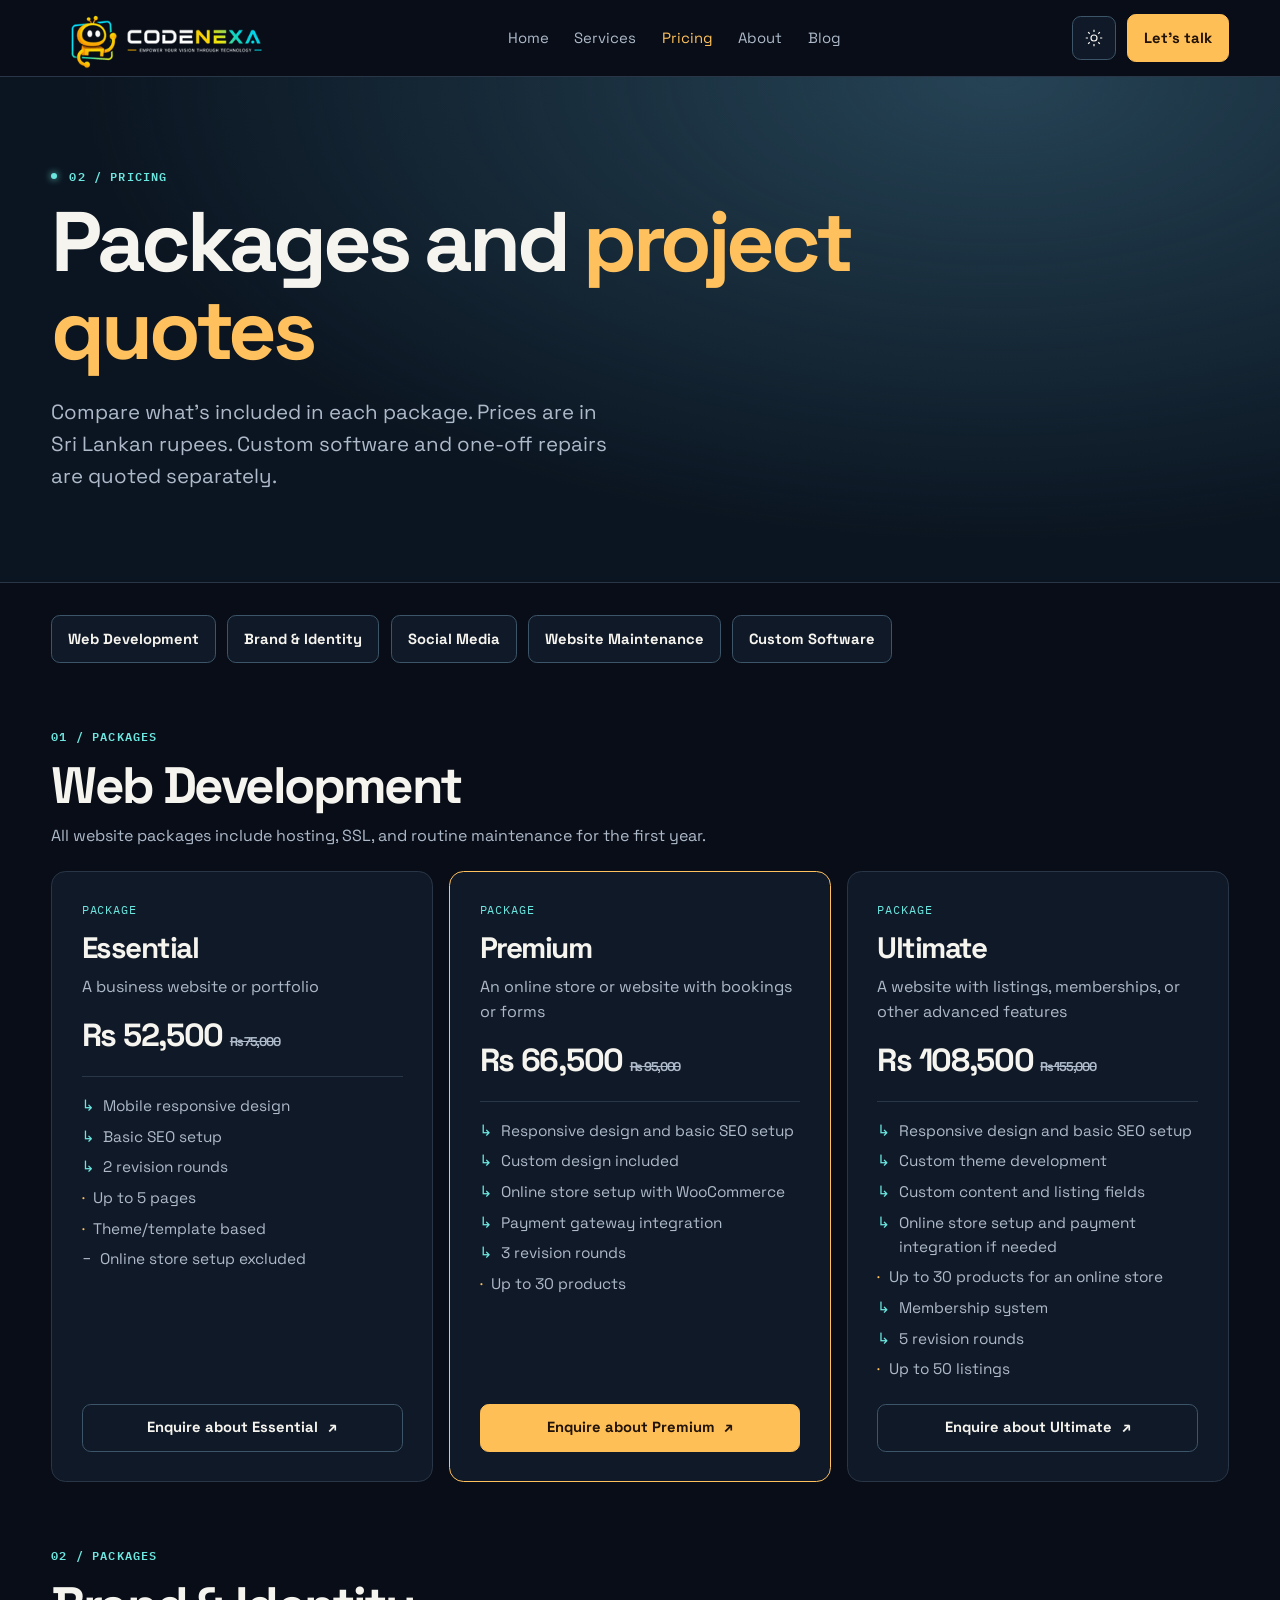
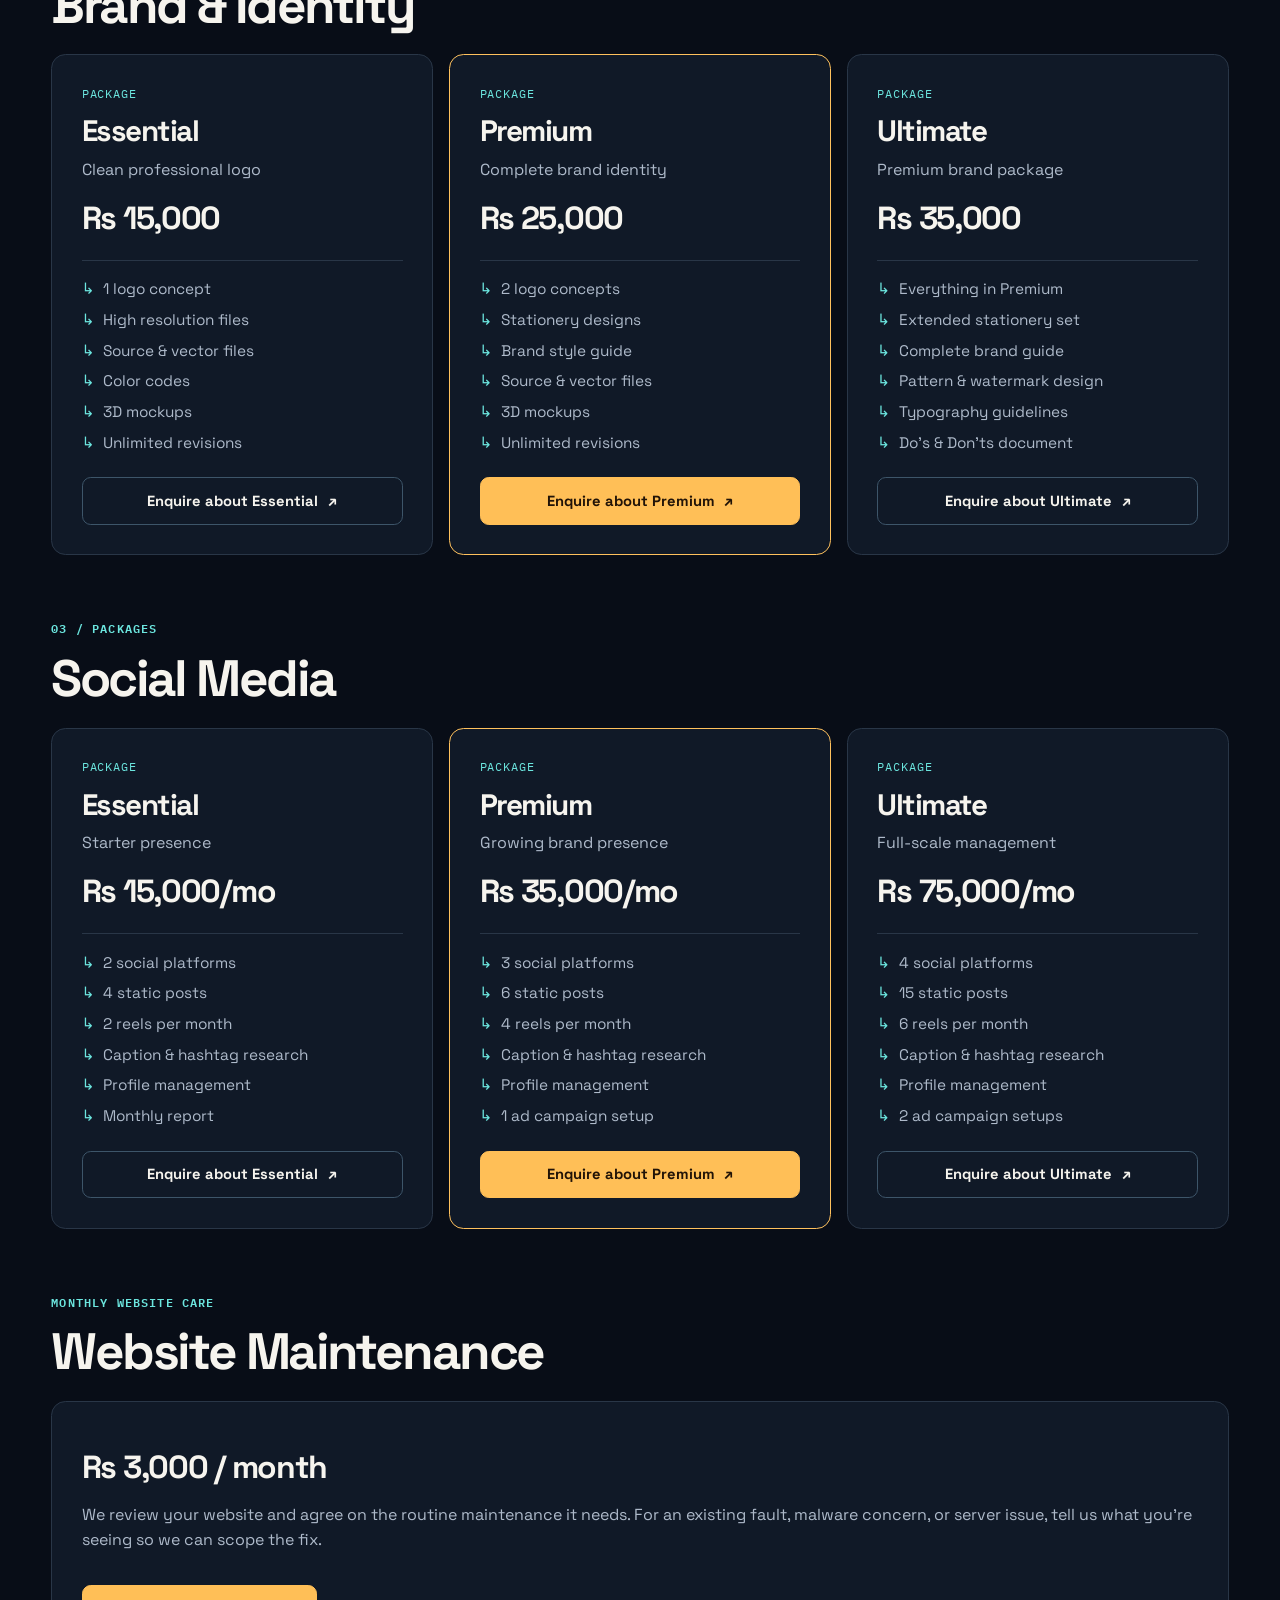
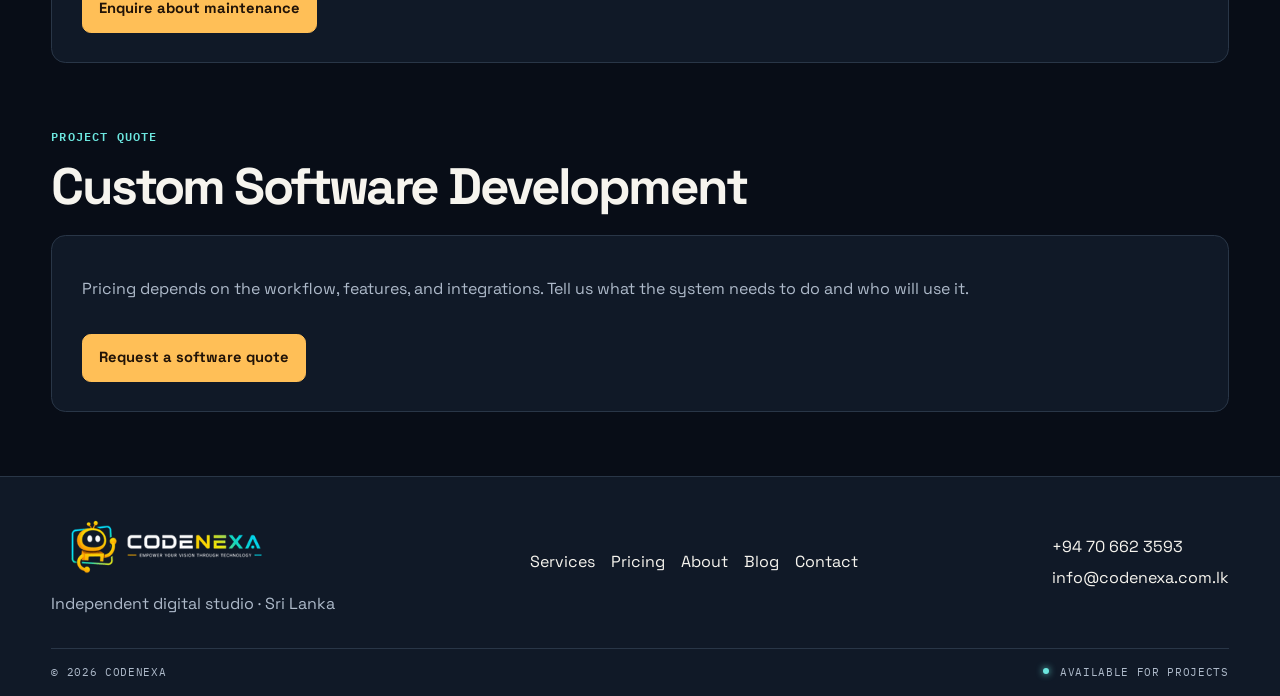
<file: pricing/index.html>
<!DOCTYPE html><html lang="en" data-theme="dark"> <head><meta charset="utf-8"><meta name="viewport" content="width=device-width, initial-scale=1"><title>Website, Maintenance and Social Media Pricing in Sri Lanka | CodeNexa</title><meta name="description" content="Compare CodeNexa’s website, branding and social media packages. Website maintenance is Rs 3,000 per month and custom software is quoted by scope."><link rel="canonical" href="https://codenexa.com.lk/pricing/"><meta property="og:type" content="website"><meta property="og:site_name" content="CodeNexa"><meta property="og:title" content="Website, Maintenance and Social Media Pricing in Sri Lanka | CodeNexa"><meta property="og:description" content="Compare CodeNexa’s website, branding and social media packages. Website maintenance is Rs 3,000 per month and custom software is quoted by scope."><meta property="og:url" content="https://codenexa.com.lk/pricing/"><meta property="og:image" content="https://codenexa.com.lk/assets/images/CODENEXA.png"><meta name="twitter:card" content="summary_large_image"><link rel="icon" href="/assets/images/CodeNexa-icon.png"><link rel="preconnect" href="https://fonts.googleapis.com"><link rel="preconnect" href="https://fonts.gstatic.com" crossorigin><link href="https://fonts.googleapis.com/css2?family=IBM+Plex+Mono:wght@400;500;600&family=Space+Grotesk:wght@400;500;600;700&display=swap" rel="stylesheet"><script>
    try {
      const theme = localStorage.getItem('codenexa-theme');
      if (theme === 'light' || theme === 'dark') document.documentElement.dataset.theme = theme;
    } catch {}
  </script><script type="application/ld+json">[{"@context":"https://schema.org","@type":"Organization","@id":"https://codenexa.com.lk/#organization","name":"CodeNexa","url":"https://codenexa.com.lk/","image":"https://codenexa.com.lk/assets/images/CODENEXA.png","email":"info@codenexa.com.lk","telephone":"+94706623593","logo":"https://codenexa.com.lk/assets/images/CodeNexalogo2.png","address":{"@type":"PostalAddress","addressCountry":"LK"}}]</script><script async src="https://www.googletagmanager.com/gtag/js?id=G-E5M2438SVP"></script><script>
        window.dataLayer = window.dataLayer || [];
        function gtag(){dataLayer.push(arguments);}
        gtag('js', new Date());
        gtag('config', 'G-E5M2438SVP');
      </script><link rel="stylesheet" href="/_astro/about.Bx4tEITc.css"></head> <body> <a class="skip-link" href="#main">Skip to content</a> <header class="site-header"> <div class="shell header-inner"> <a class="brand" href="/" aria-label="CodeNexa home"> <img src="/assets/images/CodeNexalogo2.png" width="300" height="90" alt="CodeNexa"> </a> <nav aria-label="Main navigation"> <a href="/">Home</a><a href="/services/">Services</a><a href="/pricing/" aria-current="page">Pricing</a><a href="/about/">About</a><a href="/blog/">Blog</a> </nav> <div class="header-actions"> <button class="theme" type="button" aria-label="Light theme" aria-pressed="false" hidden> <svg width="18" height="18" viewBox="0 0 24 24" fill="none" stroke="currentColor" stroke-width="1.6" aria-hidden="true"><circle cx="12" cy="12" r="4"></circle><path d="M12 1v3m0 16v3M1 12h3m16 0h3M4.2 4.2l2.1 2.1m11.4 11.4 2.1 2.1m0-15.6-2.1 2.1M6.3 17.7l-2.1 2.1"></path></svg> </button> <a class="button primary header-cta" href="/contact/">Let’s talk</a> </div> </div> </header> <main id="main"> <section class="page-intro"> <div class="shell"> <p class="eyebrow"><i class="status-dot"></i> 02 / PRICING</p> <h1>Packages and <span class="accent">project quotes</span></h1> <p class="lede">Compare what’s included in each package. Prices are in Sri Lankan rupees. Custom software and one-off repairs are quoted separately.</p> </div> </section> <div class="shell pricing"> <nav class="jump-links" aria-label="Package categories"> <a class="button" href="#web">Web Development</a><a class="button" href="#brand">Brand &amp; Identity</a><a class="button" href="#social">Social Media</a> <a class="button" href="#care">Website Maintenance</a> <a class="button" href="#software">Custom Software</a> </nav> <section class="price-section" id="web"> <p class="eyebrow">01 / PACKAGES</p> <h2>Web Development</h2> <p class="pricing-note">All website packages include hosting, SSL, and routine maintenance for the first year.</p> <div class="cards"> <article class="card plan"> <div class="plan-label mono">PACKAGE</div> <h3>Essential</h3> <p>A business website or portfolio</p> <p class="price">Rs 52,500 <del>Rs 75,000</del></p> <ul class="feature-list"> <li data-type="yes">Mobile responsive design</li><li data-type="yes">Basic SEO setup</li><li data-type="yes">2 revision rounds</li><li data-type="limit">Up to 5 pages</li><li data-type="limit">Theme/template based</li><li data-type="no">Online store setup excluded</li> </ul> <a class="button" href="/contact/?service=web&#38;package=Essential#enquiry" aria-label="Enquire about Web Development Essential">Enquire about Essential <span aria-hidden="true">↗</span></a> </article><article class="card plan featured"> <div class="plan-label mono">PACKAGE</div> <h3>Premium</h3> <p>An online store or website with bookings or forms</p> <p class="price">Rs 66,500 <del>Rs 95,000</del></p> <ul class="feature-list"> <li data-type="yes">Responsive design and basic SEO setup</li><li data-type="yes">Custom design included</li><li data-type="yes">Online store setup with WooCommerce</li><li data-type="yes">Payment gateway integration</li><li data-type="yes">3 revision rounds</li><li data-type="limit">Up to 30 products</li> </ul> <a class="button primary" href="/contact/?service=web&#38;package=Premium#enquiry" aria-label="Enquire about Web Development Premium">Enquire about Premium <span aria-hidden="true">↗</span></a> </article><article class="card plan"> <div class="plan-label mono">PACKAGE</div> <h3>Ultimate</h3> <p>A website with listings, memberships, or other advanced features</p> <p class="price">Rs 108,500 <del>Rs 155,000</del></p> <ul class="feature-list"> <li data-type="yes">Responsive design and basic SEO setup</li><li data-type="yes">Custom theme development</li><li data-type="yes">Custom content and listing fields</li><li data-type="yes">Online store setup and payment integration if needed</li><li data-type="limit">Up to 30 products for an online store</li><li data-type="yes">Membership system</li><li data-type="yes">5 revision rounds</li><li data-type="limit">Up to 50 listings</li> </ul> <a class="button" href="/contact/?service=web&#38;package=Ultimate#enquiry" aria-label="Enquire about Web Development Ultimate">Enquire about Ultimate <span aria-hidden="true">↗</span></a> </article> </div> </section><section class="price-section" id="brand"> <p class="eyebrow">02 / PACKAGES</p> <h2>Brand &amp; Identity</h2>  <div class="cards"> <article class="card plan"> <div class="plan-label mono">PACKAGE</div> <h3>Essential</h3> <p>Clean professional logo</p> <p class="price">Rs 15,000 </p> <ul class="feature-list"> <li data-type="yes">1 logo concept</li><li data-type="yes">High resolution files</li><li data-type="yes">Source &amp; vector files</li><li data-type="yes">Color codes</li><li data-type="yes">3D mockups</li><li data-type="yes">Unlimited revisions</li> </ul> <a class="button" href="/contact/?service=brand&#38;package=Essential#enquiry" aria-label="Enquire about Brand &#38; Identity Essential">Enquire about Essential <span aria-hidden="true">↗</span></a> </article><article class="card plan featured"> <div class="plan-label mono">PACKAGE</div> <h3>Premium</h3> <p>Complete brand identity</p> <p class="price">Rs 25,000 </p> <ul class="feature-list"> <li data-type="yes">2 logo concepts</li><li data-type="yes">Stationery designs</li><li data-type="yes">Brand style guide</li><li data-type="yes">Source &amp; vector files</li><li data-type="yes">3D mockups</li><li data-type="yes">Unlimited revisions</li> </ul> <a class="button primary" href="/contact/?service=brand&#38;package=Premium#enquiry" aria-label="Enquire about Brand &#38; Identity Premium">Enquire about Premium <span aria-hidden="true">↗</span></a> </article><article class="card plan"> <div class="plan-label mono">PACKAGE</div> <h3>Ultimate</h3> <p>Premium brand package</p> <p class="price">Rs 35,000 </p> <ul class="feature-list"> <li data-type="yes">Everything in Premium</li><li data-type="yes">Extended stationery set</li><li data-type="yes">Complete brand guide</li><li data-type="yes">Pattern &amp; watermark design</li><li data-type="yes">Typography guidelines</li><li data-type="yes">Do&#39;s &amp; Don&#39;ts document</li> </ul> <a class="button" href="/contact/?service=brand&#38;package=Ultimate#enquiry" aria-label="Enquire about Brand &#38; Identity Ultimate">Enquire about Ultimate <span aria-hidden="true">↗</span></a> </article> </div> </section><section class="price-section" id="social"> <p class="eyebrow">03 / PACKAGES</p> <h2>Social Media</h2>  <div class="cards"> <article class="card plan"> <div class="plan-label mono">PACKAGE</div> <h3>Essential</h3> <p>Starter presence</p> <p class="price">Rs 15,000/mo </p> <ul class="feature-list"> <li data-type="yes">2 social platforms</li><li data-type="yes">4 static posts</li><li data-type="yes">2 reels per month</li><li data-type="yes">Caption &amp; hashtag research</li><li data-type="yes">Profile management</li><li data-type="yes">Monthly report</li> </ul> <a class="button" href="/contact/?service=social&#38;package=Essential#enquiry" aria-label="Enquire about Social Media Essential">Enquire about Essential <span aria-hidden="true">↗</span></a> </article><article class="card plan featured"> <div class="plan-label mono">PACKAGE</div> <h3>Premium</h3> <p>Growing brand presence</p> <p class="price">Rs 35,000/mo </p> <ul class="feature-list"> <li data-type="yes">3 social platforms</li><li data-type="yes">6 static posts</li><li data-type="yes">4 reels per month</li><li data-type="yes">Caption &amp; hashtag research</li><li data-type="yes">Profile management</li><li data-type="yes">1 ad campaign setup</li> </ul> <a class="button primary" href="/contact/?service=social&#38;package=Premium#enquiry" aria-label="Enquire about Social Media Premium">Enquire about Premium <span aria-hidden="true">↗</span></a> </article><article class="card plan"> <div class="plan-label mono">PACKAGE</div> <h3>Ultimate</h3> <p>Full-scale management</p> <p class="price">Rs 75,000/mo </p> <ul class="feature-list"> <li data-type="yes">4 social platforms</li><li data-type="yes">15 static posts</li><li data-type="yes">6 reels per month</li><li data-type="yes">Caption &amp; hashtag research</li><li data-type="yes">Profile management</li><li data-type="yes">2 ad campaign setups</li> </ul> <a class="button" href="/contact/?service=social&#38;package=Ultimate#enquiry" aria-label="Enquire about Social Media Ultimate">Enquire about Ultimate <span aria-hidden="true">↗</span></a> </article> </div> </section> <section class="price-section" id="care"> <p class="eyebrow">MONTHLY WEBSITE CARE</p> <h2>Website Maintenance</h2> <div class="card plan"> <p class="price">Rs 3,000 / month</p> <p>We review your website and agree on the routine maintenance it needs. For an existing fault, malware concern, or server issue, tell us what you’re seeing so we can scope the fix.</p> <div class="actions"><a class="button primary" href="/contact/?service=care&#38;package=Monthly+website+maintenance#enquiry">Enquire about maintenance</a></div> </div> </section> <section class="price-section" id="software"> <p class="eyebrow">PROJECT QUOTE</p> <h2>Custom Software Development</h2> <div class="card"> <p>Pricing depends on the workflow, features, and integrations. Tell us what the system needs to do and who will use it.</p> <div class="actions"><a class="button primary" href="/contact/?service=software#enquiry">Request a software quote</a></div> </div> </section> </div> </main> <footer class="site-footer"> <div class="shell footer-main"> <div> <a class="brand" href="/" aria-label="CodeNexa home"> <img src="/assets/images/CodeNexalogo2.png" width="300" height="90" alt="CodeNexa" loading="lazy"> </a> <p>Independent digital studio · Sri Lanka</p> </div> <div class="footer-links"> <a href="/services/">Services</a><a href="/pricing/">Pricing</a><a href="/about/">About</a><a href="/blog/">Blog</a><a href="/contact/">Contact</a> </div> <div class="footer-contact"><a href="tel:+94706623593">+94 70 662 3593</a><a href="mailto:info@codenexa.com.lk">info@codenexa.com.lk</a></div> </div> <div class="shell footer-bottom mono"><span>© 2026 CODENEXA</span><span><i class="status-dot"></i> AVAILABLE FOR PROJECTS</span></div> </footer> <script type="module">const t=document.querySelector(".theme");if(t){const e=document.documentElement;t.hidden=!1,t.setAttribute("aria-pressed",String(e.dataset.theme==="light")),t.addEventListener("click",()=>{const a=e.dataset.theme==="light"?"dark":"light";e.dataset.theme=a,t.setAttribute("aria-pressed",String(a==="light"));try{localStorage.setItem("codenexa-theme",a)}catch{}})}</script> </body> </html>
</file>
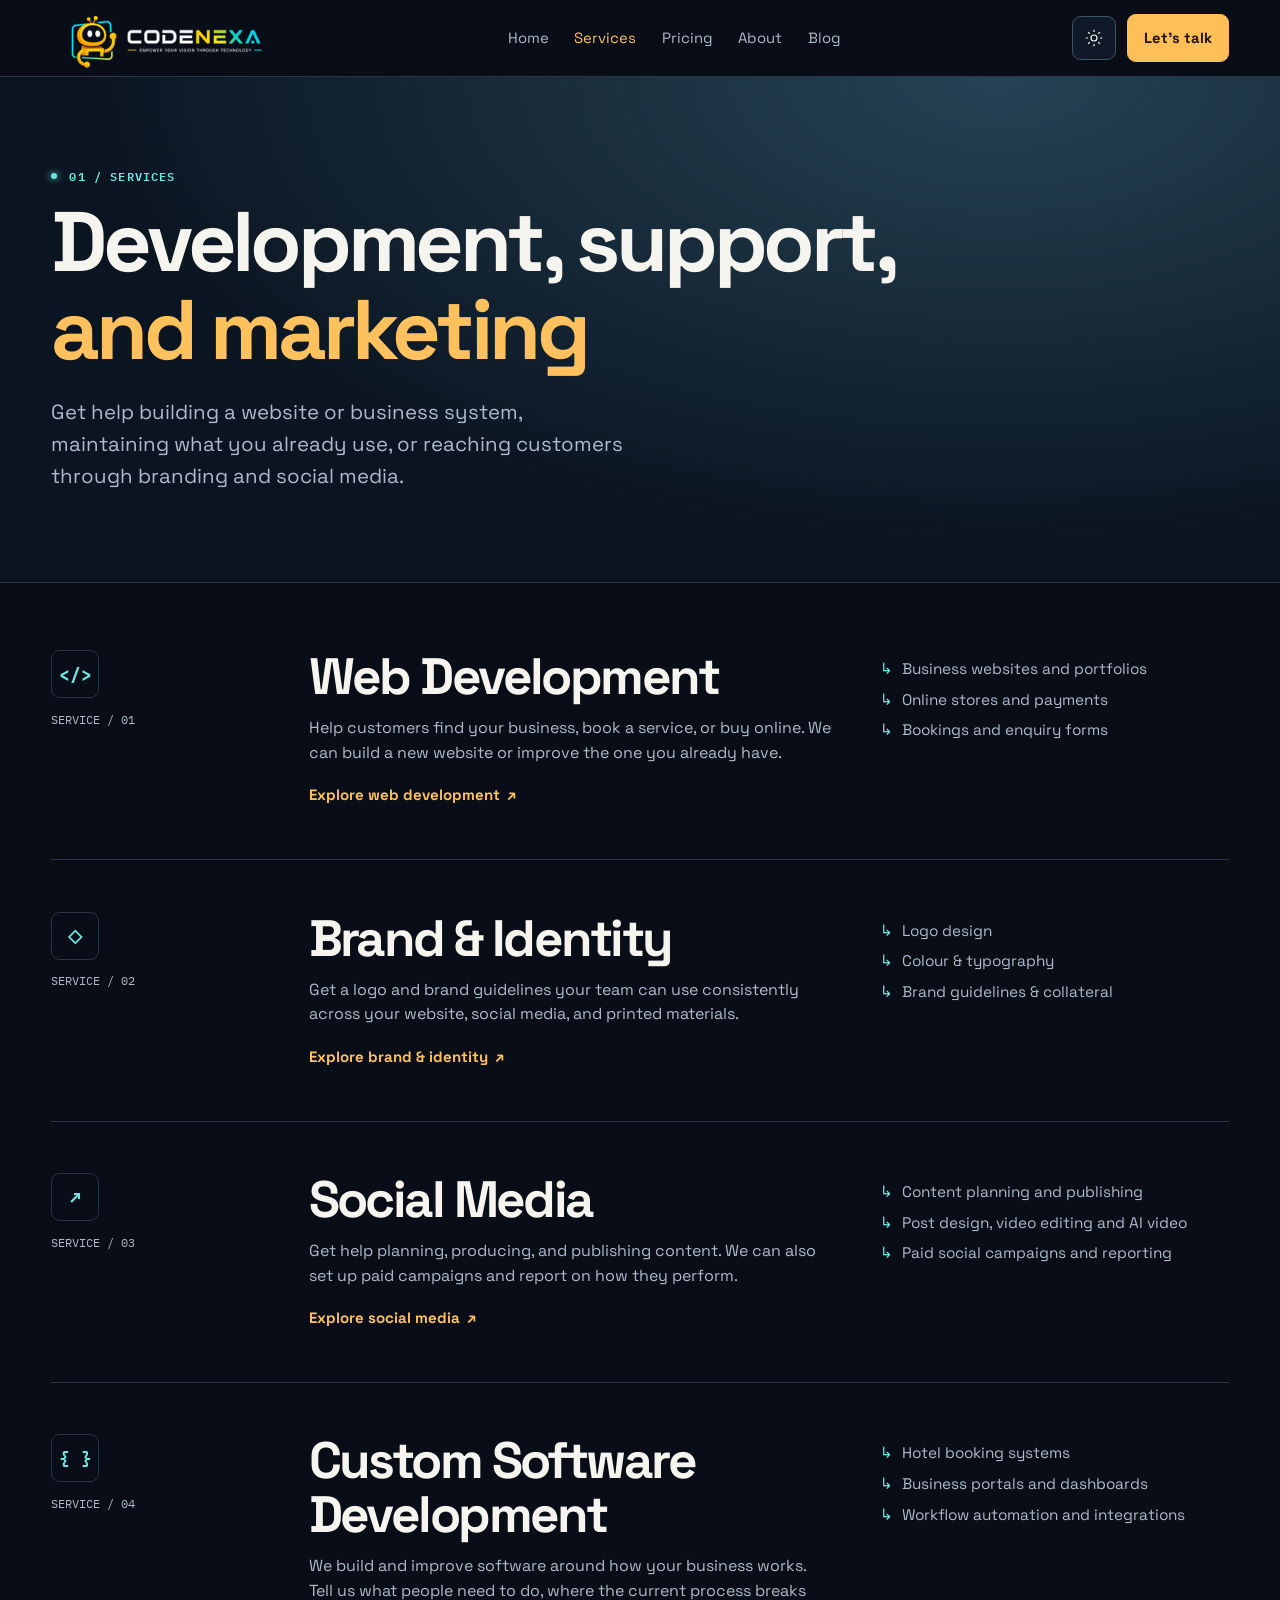
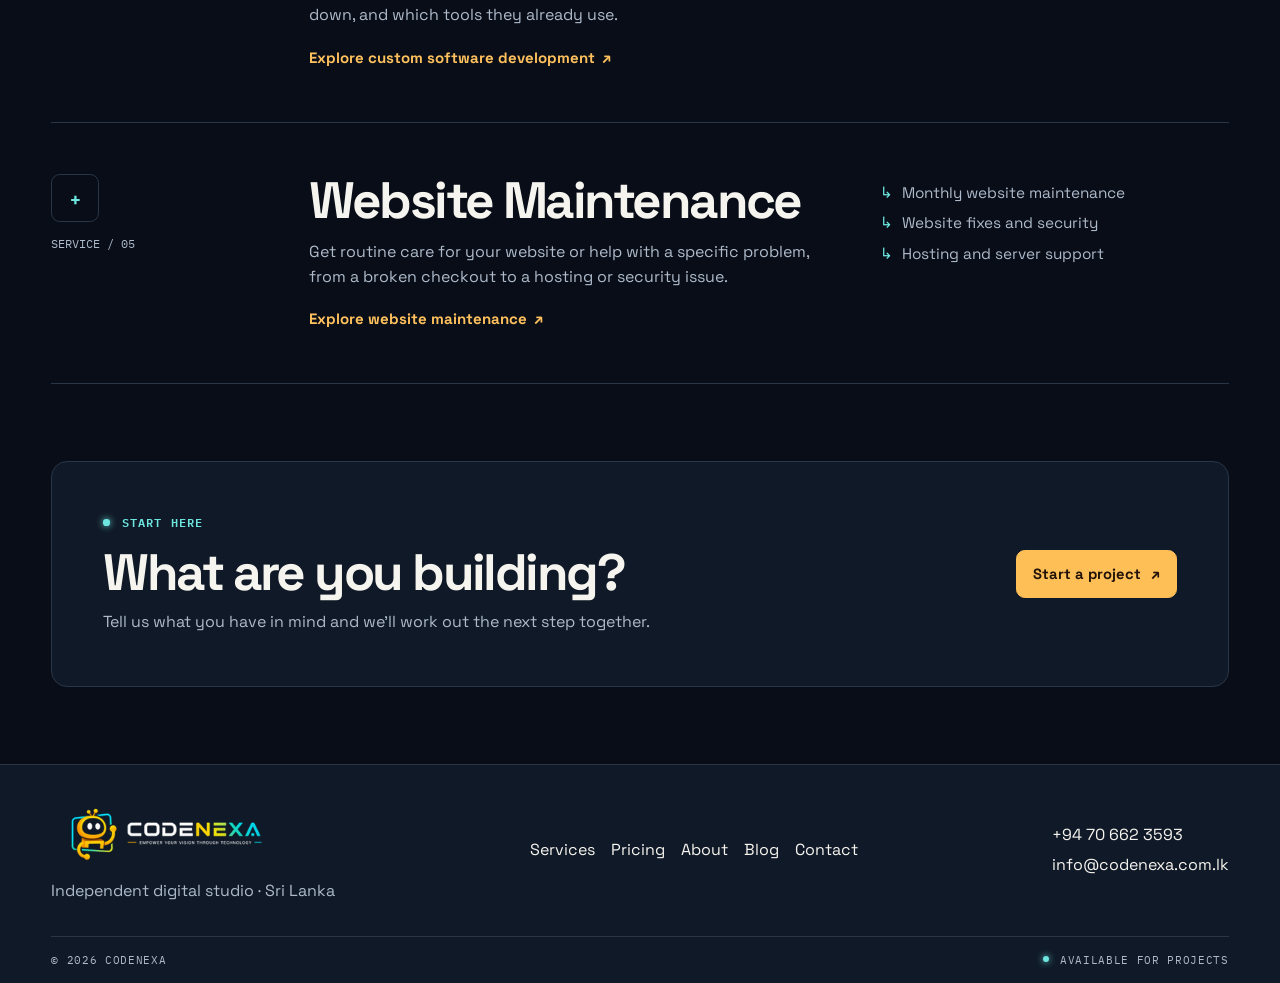
<file: services/index.html>
<!DOCTYPE html><html lang="en" data-theme="dark"> <head><meta charset="utf-8"><meta name="viewport" content="width=device-width, initial-scale=1"><title>Services | CodeNexa</title><meta name="description" content="Explore CodeNexa’s website development, custom software, website maintenance, branding, and social media marketing services."><link rel="canonical" href="https://codenexa.com.lk/services/"><meta property="og:type" content="website"><meta property="og:site_name" content="CodeNexa"><meta property="og:title" content="Services | CodeNexa"><meta property="og:description" content="Explore CodeNexa’s website development, custom software, website maintenance, branding, and social media marketing services."><meta property="og:url" content="https://codenexa.com.lk/services/"><meta property="og:image" content="https://codenexa.com.lk/assets/images/CODENEXA.png"><meta name="twitter:card" content="summary_large_image"><link rel="icon" href="/assets/images/CodeNexa-icon.png"><link rel="preconnect" href="https://fonts.googleapis.com"><link rel="preconnect" href="https://fonts.gstatic.com" crossorigin><link href="https://fonts.googleapis.com/css2?family=IBM+Plex+Mono:wght@400;500;600&family=Space+Grotesk:wght@400;500;600;700&display=swap" rel="stylesheet"><script>
    try {
      const theme = localStorage.getItem('codenexa-theme');
      if (theme === 'light' || theme === 'dark') document.documentElement.dataset.theme = theme;
    } catch {}
  </script><script type="application/ld+json">[{"@context":"https://schema.org","@type":"Organization","@id":"https://codenexa.com.lk/#organization","name":"CodeNexa","url":"https://codenexa.com.lk/","image":"https://codenexa.com.lk/assets/images/CODENEXA.png","email":"info@codenexa.com.lk","telephone":"+94706623593","logo":"https://codenexa.com.lk/assets/images/CodeNexalogo2.png","address":{"@type":"PostalAddress","addressCountry":"LK"}}]</script><script async src="https://www.googletagmanager.com/gtag/js?id=G-E5M2438SVP"></script><script>
        window.dataLayer = window.dataLayer || [];
        function gtag(){dataLayer.push(arguments);}
        gtag('js', new Date());
        gtag('config', 'G-E5M2438SVP');
      </script><link rel="stylesheet" href="/_astro/about.Bx4tEITc.css"></head> <body> <a class="skip-link" href="#main">Skip to content</a> <header class="site-header"> <div class="shell header-inner"> <a class="brand" href="/" aria-label="CodeNexa home"> <img src="/assets/images/CodeNexalogo2.png" width="300" height="90" alt="CodeNexa"> </a> <nav aria-label="Main navigation"> <a href="/">Home</a><a href="/services/" aria-current="page" class="section-active">Services</a><a href="/pricing/">Pricing</a><a href="/about/">About</a><a href="/blog/">Blog</a> </nav> <div class="header-actions"> <button class="theme" type="button" aria-label="Light theme" aria-pressed="false" hidden> <svg width="18" height="18" viewBox="0 0 24 24" fill="none" stroke="currentColor" stroke-width="1.6" aria-hidden="true"><circle cx="12" cy="12" r="4"></circle><path d="M12 1v3m0 16v3M1 12h3m16 0h3M4.2 4.2l2.1 2.1m11.4 11.4 2.1 2.1m0-15.6-2.1 2.1M6.3 17.7l-2.1 2.1"></path></svg> </button> <a class="button primary header-cta" href="/contact/">Let’s talk</a> </div> </div> </header> <main id="main"> <section class="page-intro"> <div class="shell"> <p class="eyebrow"><i class="status-dot"></i> 01 / SERVICES</p> <h1>Development, support, <span class="accent">and marketing</span></h1> <p class="lede">Get help building a website or business system, maintaining what you already use, or reaching customers through branding and social media.</p> </div> </section> <div class="shell service-list"> <section class="service-row" id="web"> <div class="service-index mono"><b>&lt;/&gt;</b><span>SERVICE / 01</span></div> <div><h2>Web Development</h2><p>Help customers find your business, book a service, or buy online. We can build a new website or improve the one you already have.</p><a class="text-link" href="/services/website-development/">Explore web development <span aria-hidden="true">↗</span></a></div> <ul class="feature-list"><li>Business websites and portfolios</li><li>Online stores and payments</li><li>Bookings and enquiry forms</li></ul> </section><section class="service-row" id="brand"> <div class="service-index mono"><b>◇</b><span>SERVICE / 02</span></div> <div><h2>Brand &amp; Identity</h2><p>Get a logo and brand guidelines your team can use consistently across your website, social media, and printed materials.</p><a class="text-link" href="/services/brand-identity/">Explore brand &amp; identity <span aria-hidden="true">↗</span></a></div> <ul class="feature-list"><li>Logo design</li><li>Colour &amp; typography</li><li>Brand guidelines &amp; collateral</li></ul> </section><section class="service-row" id="social"> <div class="service-index mono"><b>↗</b><span>SERVICE / 03</span></div> <div><h2>Social Media</h2><p>Get help planning, producing, and publishing content. We can also set up paid campaigns and report on how they perform.</p><a class="text-link" href="/services/social-media-marketing/">Explore social media <span aria-hidden="true">↗</span></a></div> <ul class="feature-list"><li>Content planning and publishing</li><li>Post design, video editing and AI video</li><li>Paid social campaigns and reporting</li></ul> </section><section class="service-row" id="software"> <div class="service-index mono"><b>{ }</b><span>SERVICE / 04</span></div> <div><h2>Custom Software Development</h2><p>We build and improve software around how your business works. Tell us what people need to do, where the current process breaks down, and which tools they already use.</p><a class="text-link" href="/services/custom-software-development/">Explore custom software development <span aria-hidden="true">↗</span></a></div> <ul class="feature-list"><li>Hotel booking systems</li><li>Business portals and dashboards</li><li>Workflow automation and integrations</li></ul> </section><section class="service-row" id="care"> <div class="service-index mono"><b>+</b><span>SERVICE / 05</span></div> <div><h2>Website Maintenance</h2><p>Get routine care for your website or help with a specific problem, from a broken checkout to a hosting or security issue.</p><a class="text-link" href="/services/website-maintenance/">Explore website maintenance <span aria-hidden="true">↗</span></a></div> <ul class="feature-list"><li>Monthly website maintenance</li><li>Website fixes and security</li><li>Hosting and server support</li></ul> </section> </div> <section class="shell section"> <div class="cta-panel"> <div> <p class="eyebrow"><i class="status-dot"></i> START HERE</p> <h2>What are you building?</h2> <p>Tell us what you have in mind and we’ll work out the next step together.</p> </div> <a class="button primary" href="/contact/">Start a project <span aria-hidden="true">↗</span></a> </div> </section> </main> <footer class="site-footer"> <div class="shell footer-main"> <div> <a class="brand" href="/" aria-label="CodeNexa home"> <img src="/assets/images/CodeNexalogo2.png" width="300" height="90" alt="CodeNexa" loading="lazy"> </a> <p>Independent digital studio · Sri Lanka</p> </div> <div class="footer-links"> <a href="/services/">Services</a><a href="/pricing/">Pricing</a><a href="/about/">About</a><a href="/blog/">Blog</a><a href="/contact/">Contact</a> </div> <div class="footer-contact"><a href="tel:+94706623593">+94 70 662 3593</a><a href="mailto:info@codenexa.com.lk">info@codenexa.com.lk</a></div> </div> <div class="shell footer-bottom mono"><span>© 2026 CODENEXA</span><span><i class="status-dot"></i> AVAILABLE FOR PROJECTS</span></div> </footer> <script type="module">const t=document.querySelector(".theme");if(t){const e=document.documentElement;t.hidden=!1,t.setAttribute("aria-pressed",String(e.dataset.theme==="light")),t.addEventListener("click",()=>{const a=e.dataset.theme==="light"?"dark":"light";e.dataset.theme=a,t.setAttribute("aria-pressed",String(a==="light"));try{localStorage.setItem("codenexa-theme",a)}catch{}})}</script> </body> </html>
</file>
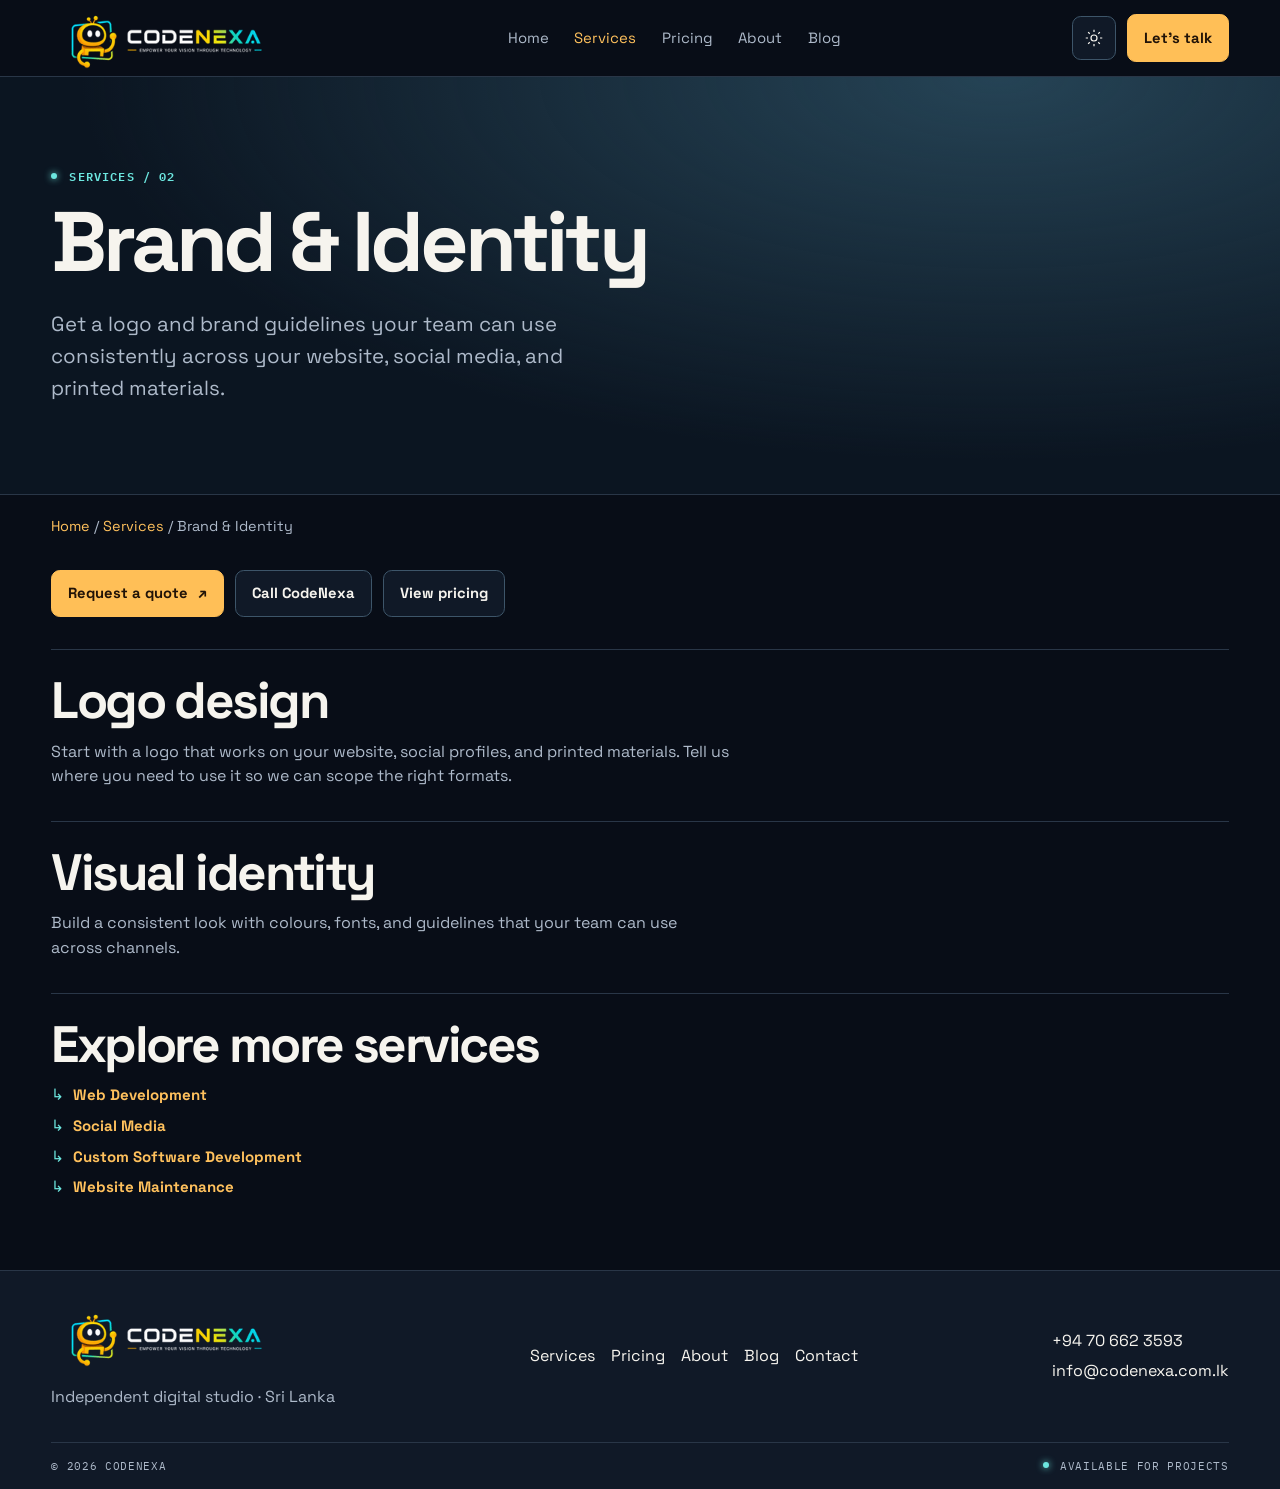
<file: services/brand-identity/index.html>
<!DOCTYPE html><html lang="en" data-theme="dark"> <head><meta charset="utf-8"><meta name="viewport" content="width=device-width, initial-scale=1"><title>Logo Design and Brand Identity in Sri Lanka | CodeNexa</title><meta name="description" content="Logo design, colour palettes, typography and brand guidelines for businesses in Sri Lanka."><link rel="canonical" href="https://codenexa.com.lk/services/brand-identity/"><meta property="og:type" content="website"><meta property="og:site_name" content="CodeNexa"><meta property="og:title" content="Logo Design and Brand Identity in Sri Lanka | CodeNexa"><meta property="og:description" content="Logo design, colour palettes, typography and brand guidelines for businesses in Sri Lanka."><meta property="og:url" content="https://codenexa.com.lk/services/brand-identity/"><meta property="og:image" content="https://codenexa.com.lk/assets/images/CODENEXA.png"><meta name="twitter:card" content="summary_large_image"><link rel="icon" href="/assets/images/CodeNexa-icon.png"><link rel="preconnect" href="https://fonts.googleapis.com"><link rel="preconnect" href="https://fonts.gstatic.com" crossorigin><link href="https://fonts.googleapis.com/css2?family=IBM+Plex+Mono:wght@400;500;600&family=Space+Grotesk:wght@400;500;600;700&display=swap" rel="stylesheet"><script>
    try {
      const theme = localStorage.getItem('codenexa-theme');
      if (theme === 'light' || theme === 'dark') document.documentElement.dataset.theme = theme;
    } catch {}
  </script><script type="application/ld+json">[{"@context":"https://schema.org","@type":"Organization","@id":"https://codenexa.com.lk/#organization","name":"CodeNexa","url":"https://codenexa.com.lk/","image":"https://codenexa.com.lk/assets/images/CODENEXA.png","email":"info@codenexa.com.lk","telephone":"+94706623593","logo":"https://codenexa.com.lk/assets/images/CodeNexalogo2.png","address":{"@type":"PostalAddress","addressCountry":"LK"}},{"@context":"https://schema.org","@type":"Service","name":"Brand & Identity","description":"Logo design, colour palettes, typography and brand guidelines for businesses in Sri Lanka.","url":"https://codenexa.com.lk/services/brand-identity/","provider":{"@id":"https://codenexa.com.lk/#organization"},"areaServed":{"@type":"Country","name":"Sri Lanka"}},{"@context":"https://schema.org","@type":"BreadcrumbList","itemListElement":[{"@type":"ListItem","position":1,"name":"Home","item":"https://codenexa.com.lk/"},{"@type":"ListItem","position":2,"name":"Services","item":"https://codenexa.com.lk/services/"},{"@type":"ListItem","position":3,"name":"Brand & Identity","item":"https://codenexa.com.lk/services/brand-identity/"}]}]</script><script async src="https://www.googletagmanager.com/gtag/js?id=G-E5M2438SVP"></script><script>
        window.dataLayer = window.dataLayer || [];
        function gtag(){dataLayer.push(arguments);}
        gtag('js', new Date());
        gtag('config', 'G-E5M2438SVP');
      </script><link rel="stylesheet" href="/_astro/about.Bx4tEITc.css"></head> <body> <a class="skip-link" href="#main">Skip to content</a> <header class="site-header"> <div class="shell header-inner"> <a class="brand" href="/" aria-label="CodeNexa home"> <img src="/assets/images/CodeNexalogo2.png" width="300" height="90" alt="CodeNexa"> </a> <nav aria-label="Main navigation"> <a href="/">Home</a><a href="/services/" class="section-active">Services</a><a href="/pricing/">Pricing</a><a href="/about/">About</a><a href="/blog/">Blog</a> </nav> <div class="header-actions"> <button class="theme" type="button" aria-label="Light theme" aria-pressed="false" hidden> <svg width="18" height="18" viewBox="0 0 24 24" fill="none" stroke="currentColor" stroke-width="1.6" aria-hidden="true"><circle cx="12" cy="12" r="4"></circle><path d="M12 1v3m0 16v3M1 12h3m16 0h3M4.2 4.2l2.1 2.1m11.4 11.4 2.1 2.1m0-15.6-2.1 2.1M6.3 17.7l-2.1 2.1"></path></svg> </button> <a class="button primary header-cta" href="/contact/">Let’s talk</a> </div> </div> </header> <main id="main"> <section class="page-intro"> <div class="shell"> <p class="eyebrow"><i class="status-dot"></i> SERVICES / 02</p> <h1>Brand &amp; Identity <span class="accent"></span></h1> <p class="lede">Get a logo and brand guidelines your team can use consistently across your website, social media, and printed materials.</p> </div> </section> <div class="shell service-detail"> <nav class="breadcrumbs" aria-label="Breadcrumb"> <a href="/">Home</a> / <a href="/services/">Services</a> / <span aria-current="page">Brand &amp; Identity</span> </nav> <div class="actions"> <a class="button primary" href="/contact/?service=brand#enquiry">Request a quote <span aria-hidden="true">↗</span></a> <a class="button" href="tel:+94706623593">Call CodeNexa</a> <a class="button" href="/pricing/#brand">View pricing</a> </div> <section class="service-detail-row"> <h2>Logo design</h2> <p>Start with a logo that works on your website, social profiles, and printed materials. Tell us where you need to use it so we can scope the right formats.</p> </section><section class="service-detail-row"> <h2>Visual identity</h2> <p>Build a consistent look with colours, fonts, and guidelines that your team can use across channels.</p> </section> <div class="service-detail-row"> <h2>Explore more services</h2> <ul class="feature-list"> <li><a class="text-link" href="/services/website-development/">Web Development</a></li><li><a class="text-link" href="/services/social-media-marketing/">Social Media</a></li><li><a class="text-link" href="/services/custom-software-development/">Custom Software Development</a></li><li><a class="text-link" href="/services/website-maintenance/">Website Maintenance</a></li> </ul> </div> </div> </main> <footer class="site-footer"> <div class="shell footer-main"> <div> <a class="brand" href="/" aria-label="CodeNexa home"> <img src="/assets/images/CodeNexalogo2.png" width="300" height="90" alt="CodeNexa" loading="lazy"> </a> <p>Independent digital studio · Sri Lanka</p> </div> <div class="footer-links"> <a href="/services/">Services</a><a href="/pricing/">Pricing</a><a href="/about/">About</a><a href="/blog/">Blog</a><a href="/contact/">Contact</a> </div> <div class="footer-contact"><a href="tel:+94706623593">+94 70 662 3593</a><a href="mailto:info@codenexa.com.lk">info@codenexa.com.lk</a></div> </div> <div class="shell footer-bottom mono"><span>© 2026 CODENEXA</span><span><i class="status-dot"></i> AVAILABLE FOR PROJECTS</span></div> </footer> <script type="module">const t=document.querySelector(".theme");if(t){const e=document.documentElement;t.hidden=!1,t.setAttribute("aria-pressed",String(e.dataset.theme==="light")),t.addEventListener("click",()=>{const a=e.dataset.theme==="light"?"dark":"light";e.dataset.theme=a,t.setAttribute("aria-pressed",String(a==="light"));try{localStorage.setItem("codenexa-theme",a)}catch{}})}</script> </body> </html>
</file>
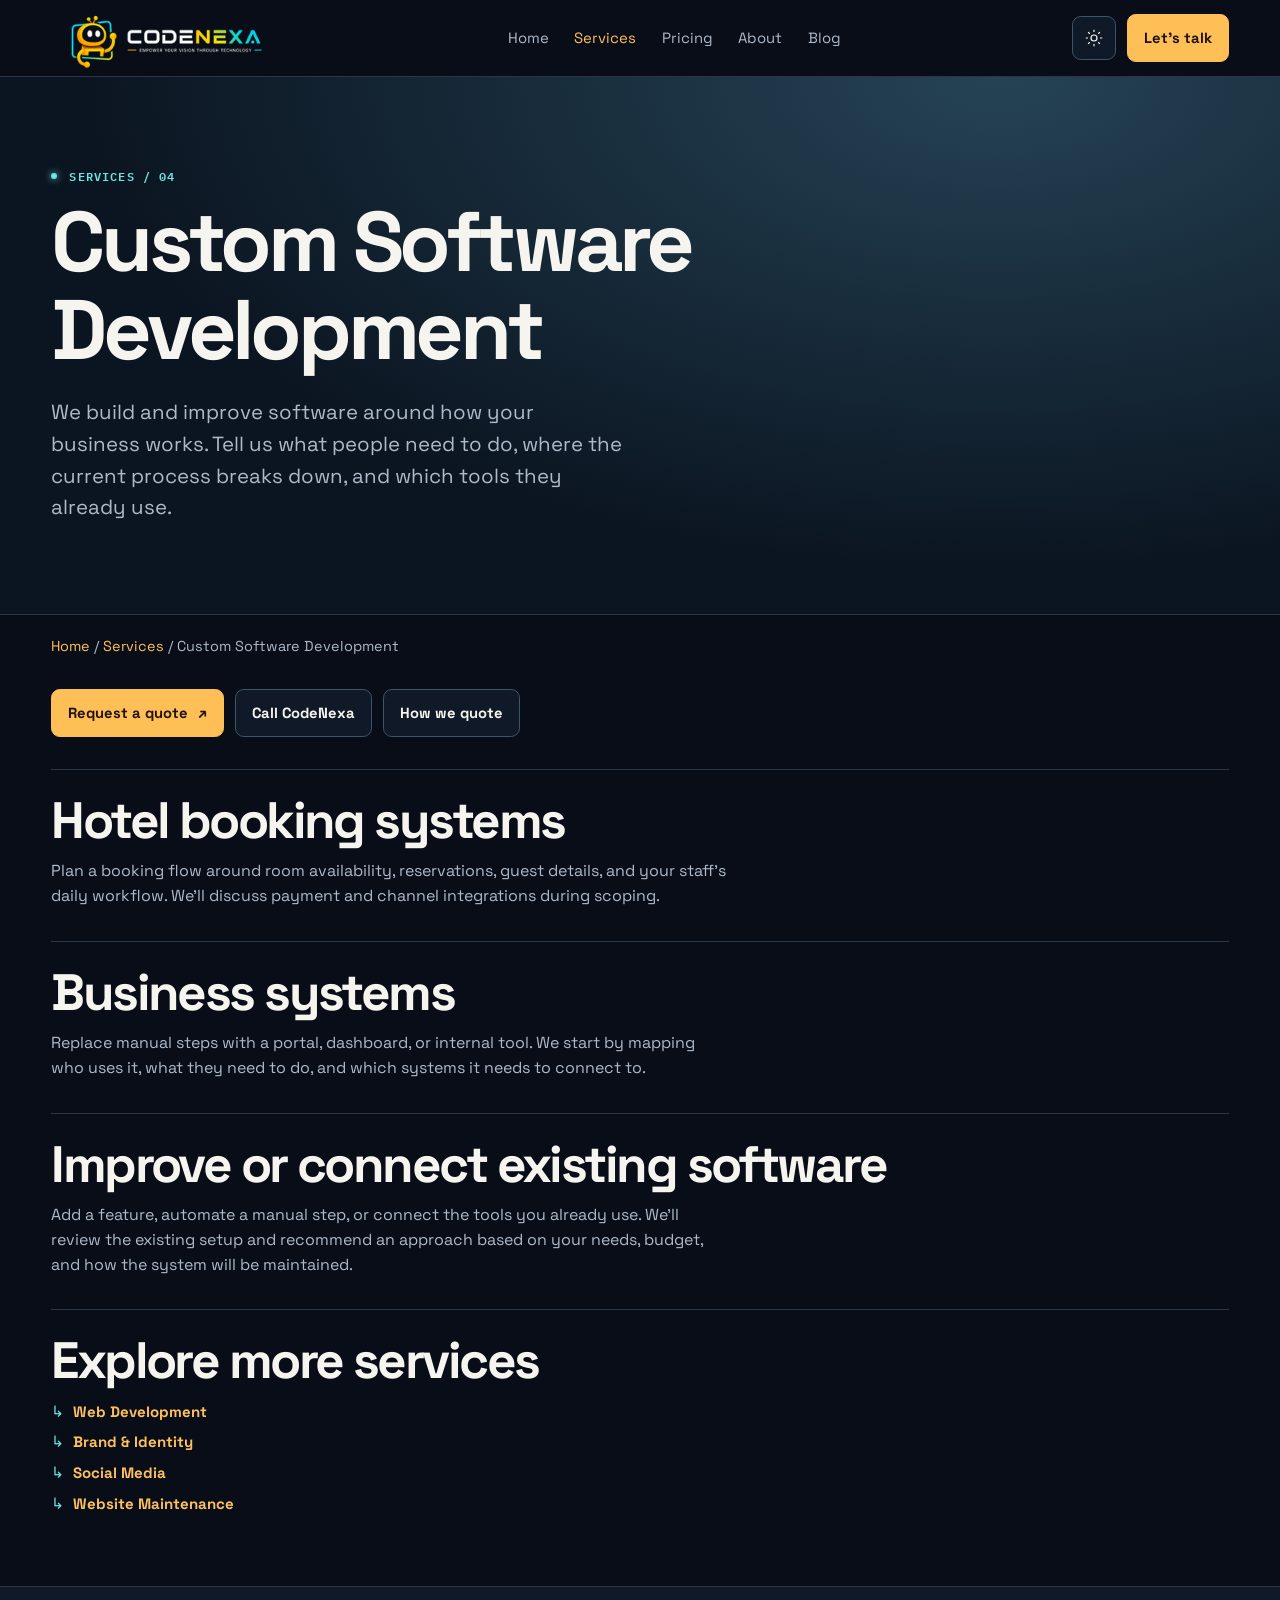
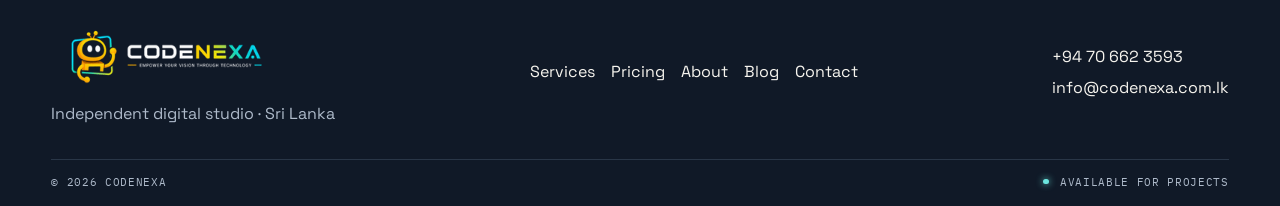
<file: services/custom-software-development/index.html>
<!DOCTYPE html><html lang="en" data-theme="dark"> <head><meta charset="utf-8"><meta name="viewport" content="width=device-width, initial-scale=1"><title>Custom Software Development in Sri Lanka | CodeNexa</title><meta name="description" content="Custom software development for bookings, customer portals, dashboards, internal tools, and system integrations."><link rel="canonical" href="https://codenexa.com.lk/services/custom-software-development/"><meta property="og:type" content="website"><meta property="og:site_name" content="CodeNexa"><meta property="og:title" content="Custom Software Development in Sri Lanka | CodeNexa"><meta property="og:description" content="Custom software development for bookings, customer portals, dashboards, internal tools, and system integrations."><meta property="og:url" content="https://codenexa.com.lk/services/custom-software-development/"><meta property="og:image" content="https://codenexa.com.lk/assets/images/CODENEXA.png"><meta name="twitter:card" content="summary_large_image"><link rel="icon" href="/assets/images/CodeNexa-icon.png"><link rel="preconnect" href="https://fonts.googleapis.com"><link rel="preconnect" href="https://fonts.gstatic.com" crossorigin><link href="https://fonts.googleapis.com/css2?family=IBM+Plex+Mono:wght@400;500;600&family=Space+Grotesk:wght@400;500;600;700&display=swap" rel="stylesheet"><script>
    try {
      const theme = localStorage.getItem('codenexa-theme');
      if (theme === 'light' || theme === 'dark') document.documentElement.dataset.theme = theme;
    } catch {}
  </script><script type="application/ld+json">[{"@context":"https://schema.org","@type":"Organization","@id":"https://codenexa.com.lk/#organization","name":"CodeNexa","url":"https://codenexa.com.lk/","image":"https://codenexa.com.lk/assets/images/CODENEXA.png","email":"info@codenexa.com.lk","telephone":"+94706623593","logo":"https://codenexa.com.lk/assets/images/CodeNexalogo2.png","address":{"@type":"PostalAddress","addressCountry":"LK"}},{"@context":"https://schema.org","@type":"Service","name":"Custom Software Development","description":"Custom software development for bookings, customer portals, dashboards, internal tools, and system integrations.","url":"https://codenexa.com.lk/services/custom-software-development/","provider":{"@id":"https://codenexa.com.lk/#organization"},"areaServed":{"@type":"Country","name":"Sri Lanka"}},{"@context":"https://schema.org","@type":"BreadcrumbList","itemListElement":[{"@type":"ListItem","position":1,"name":"Home","item":"https://codenexa.com.lk/"},{"@type":"ListItem","position":2,"name":"Services","item":"https://codenexa.com.lk/services/"},{"@type":"ListItem","position":3,"name":"Custom Software Development","item":"https://codenexa.com.lk/services/custom-software-development/"}]}]</script><script async src="https://www.googletagmanager.com/gtag/js?id=G-E5M2438SVP"></script><script>
        window.dataLayer = window.dataLayer || [];
        function gtag(){dataLayer.push(arguments);}
        gtag('js', new Date());
        gtag('config', 'G-E5M2438SVP');
      </script><link rel="stylesheet" href="/_astro/about.Bx4tEITc.css"></head> <body> <a class="skip-link" href="#main">Skip to content</a> <header class="site-header"> <div class="shell header-inner"> <a class="brand" href="/" aria-label="CodeNexa home"> <img src="/assets/images/CodeNexalogo2.png" width="300" height="90" alt="CodeNexa"> </a> <nav aria-label="Main navigation"> <a href="/">Home</a><a href="/services/" class="section-active">Services</a><a href="/pricing/">Pricing</a><a href="/about/">About</a><a href="/blog/">Blog</a> </nav> <div class="header-actions"> <button class="theme" type="button" aria-label="Light theme" aria-pressed="false" hidden> <svg width="18" height="18" viewBox="0 0 24 24" fill="none" stroke="currentColor" stroke-width="1.6" aria-hidden="true"><circle cx="12" cy="12" r="4"></circle><path d="M12 1v3m0 16v3M1 12h3m16 0h3M4.2 4.2l2.1 2.1m11.4 11.4 2.1 2.1m0-15.6-2.1 2.1M6.3 17.7l-2.1 2.1"></path></svg> </button> <a class="button primary header-cta" href="/contact/">Let’s talk</a> </div> </div> </header> <main id="main"> <section class="page-intro"> <div class="shell"> <p class="eyebrow"><i class="status-dot"></i> SERVICES / 04</p> <h1>Custom Software Development <span class="accent"></span></h1> <p class="lede">We build and improve software around how your business works. Tell us what people need to do, where the current process breaks down, and which tools they already use.</p> </div> </section> <div class="shell service-detail"> <nav class="breadcrumbs" aria-label="Breadcrumb"> <a href="/">Home</a> / <a href="/services/">Services</a> / <span aria-current="page">Custom Software Development</span> </nav> <div class="actions"> <a class="button primary" href="/contact/?service=software#enquiry">Request a quote <span aria-hidden="true">↗</span></a> <a class="button" href="tel:+94706623593">Call CodeNexa</a> <a class="button" href="/pricing/#software">How we quote</a> </div> <section class="service-detail-row"> <h2>Hotel booking systems</h2> <p>Plan a booking flow around room availability, reservations, guest details, and your staff’s daily workflow. We’ll discuss payment and channel integrations during scoping.</p> </section><section class="service-detail-row"> <h2>Business systems</h2> <p>Replace manual steps with a portal, dashboard, or internal tool. We start by mapping who uses it, what they need to do, and which systems it needs to connect to.</p> </section><section class="service-detail-row"> <h2>Improve or connect existing software</h2> <p>Add a feature, automate a manual step, or connect the tools you already use. We’ll review the existing setup and recommend an approach based on your needs, budget, and how the system will be maintained.</p> </section> <div class="service-detail-row"> <h2>Explore more services</h2> <ul class="feature-list"> <li><a class="text-link" href="/services/website-development/">Web Development</a></li><li><a class="text-link" href="/services/brand-identity/">Brand &amp; Identity</a></li><li><a class="text-link" href="/services/social-media-marketing/">Social Media</a></li><li><a class="text-link" href="/services/website-maintenance/">Website Maintenance</a></li> </ul> </div> </div> </main> <footer class="site-footer"> <div class="shell footer-main"> <div> <a class="brand" href="/" aria-label="CodeNexa home"> <img src="/assets/images/CodeNexalogo2.png" width="300" height="90" alt="CodeNexa" loading="lazy"> </a> <p>Independent digital studio · Sri Lanka</p> </div> <div class="footer-links"> <a href="/services/">Services</a><a href="/pricing/">Pricing</a><a href="/about/">About</a><a href="/blog/">Blog</a><a href="/contact/">Contact</a> </div> <div class="footer-contact"><a href="tel:+94706623593">+94 70 662 3593</a><a href="mailto:info@codenexa.com.lk">info@codenexa.com.lk</a></div> </div> <div class="shell footer-bottom mono"><span>© 2026 CODENEXA</span><span><i class="status-dot"></i> AVAILABLE FOR PROJECTS</span></div> </footer> <script type="module">const t=document.querySelector(".theme");if(t){const e=document.documentElement;t.hidden=!1,t.setAttribute("aria-pressed",String(e.dataset.theme==="light")),t.addEventListener("click",()=>{const a=e.dataset.theme==="light"?"dark":"light";e.dataset.theme=a,t.setAttribute("aria-pressed",String(a==="light"));try{localStorage.setItem("codenexa-theme",a)}catch{}})}</script> </body> </html>
</file>
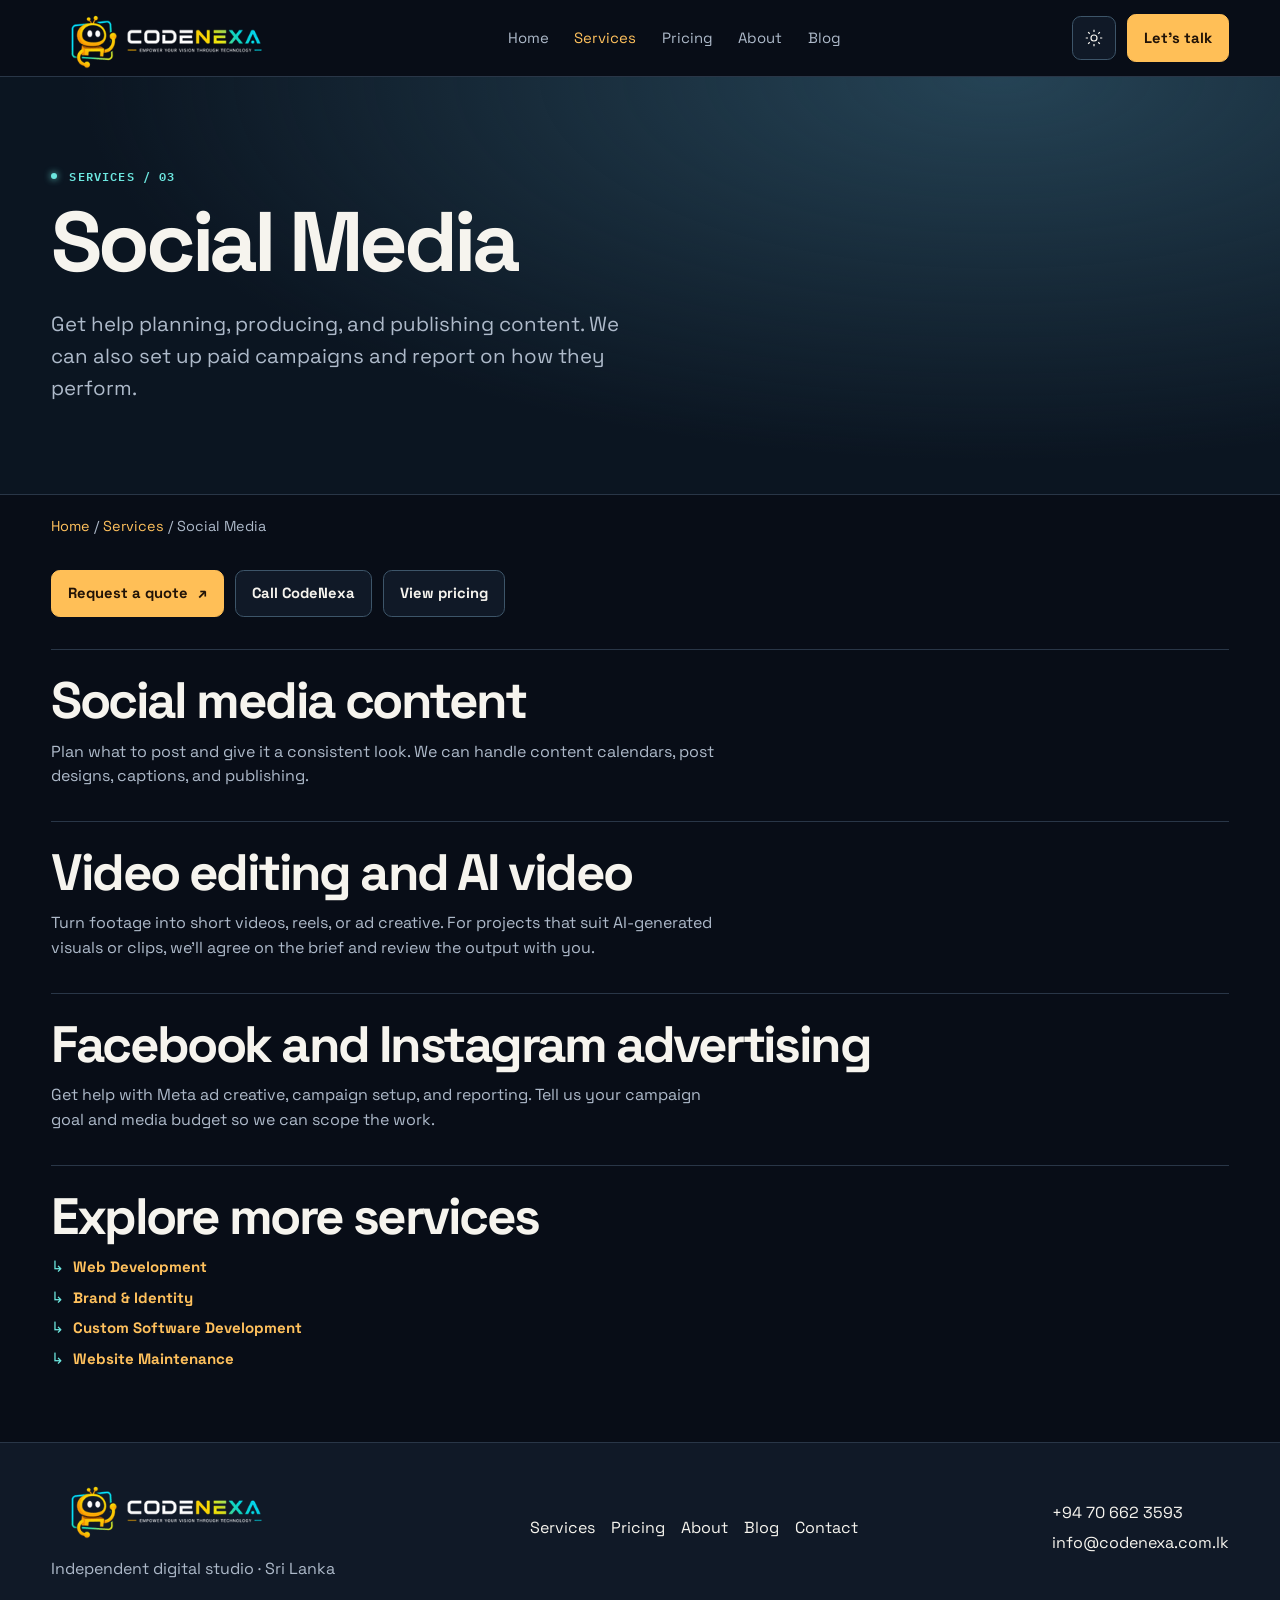
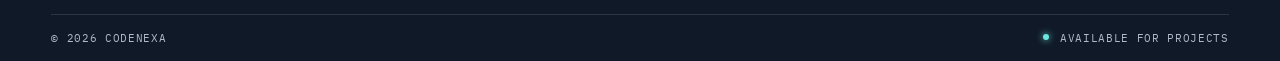
<file: services/social-media-marketing/index.html>
<!DOCTYPE html><html lang="en" data-theme="dark"> <head><meta charset="utf-8"><meta name="viewport" content="width=device-width, initial-scale=1"><title>Social Media Marketing and Video Editing in Sri Lanka | CodeNexa</title><meta name="description" content="Social media management, post design, video editing, AI video production and Facebook advertising for Sri Lankan businesses."><link rel="canonical" href="https://codenexa.com.lk/services/social-media-marketing/"><meta property="og:type" content="website"><meta property="og:site_name" content="CodeNexa"><meta property="og:title" content="Social Media Marketing and Video Editing in Sri Lanka | CodeNexa"><meta property="og:description" content="Social media management, post design, video editing, AI video production and Facebook advertising for Sri Lankan businesses."><meta property="og:url" content="https://codenexa.com.lk/services/social-media-marketing/"><meta property="og:image" content="https://codenexa.com.lk/assets/images/CODENEXA.png"><meta name="twitter:card" content="summary_large_image"><link rel="icon" href="/assets/images/CodeNexa-icon.png"><link rel="preconnect" href="https://fonts.googleapis.com"><link rel="preconnect" href="https://fonts.gstatic.com" crossorigin><link href="https://fonts.googleapis.com/css2?family=IBM+Plex+Mono:wght@400;500;600&family=Space+Grotesk:wght@400;500;600;700&display=swap" rel="stylesheet"><script>
    try {
      const theme = localStorage.getItem('codenexa-theme');
      if (theme === 'light' || theme === 'dark') document.documentElement.dataset.theme = theme;
    } catch {}
  </script><script type="application/ld+json">[{"@context":"https://schema.org","@type":"Organization","@id":"https://codenexa.com.lk/#organization","name":"CodeNexa","url":"https://codenexa.com.lk/","image":"https://codenexa.com.lk/assets/images/CODENEXA.png","email":"info@codenexa.com.lk","telephone":"+94706623593","logo":"https://codenexa.com.lk/assets/images/CodeNexalogo2.png","address":{"@type":"PostalAddress","addressCountry":"LK"}},{"@context":"https://schema.org","@type":"Service","name":"Social Media","description":"Social media management, post design, video editing, AI video production and Facebook advertising for Sri Lankan businesses.","url":"https://codenexa.com.lk/services/social-media-marketing/","provider":{"@id":"https://codenexa.com.lk/#organization"},"areaServed":{"@type":"Country","name":"Sri Lanka"}},{"@context":"https://schema.org","@type":"BreadcrumbList","itemListElement":[{"@type":"ListItem","position":1,"name":"Home","item":"https://codenexa.com.lk/"},{"@type":"ListItem","position":2,"name":"Services","item":"https://codenexa.com.lk/services/"},{"@type":"ListItem","position":3,"name":"Social Media","item":"https://codenexa.com.lk/services/social-media-marketing/"}]}]</script><script async src="https://www.googletagmanager.com/gtag/js?id=G-E5M2438SVP"></script><script>
        window.dataLayer = window.dataLayer || [];
        function gtag(){dataLayer.push(arguments);}
        gtag('js', new Date());
        gtag('config', 'G-E5M2438SVP');
      </script><link rel="stylesheet" href="/_astro/about.Bx4tEITc.css"></head> <body> <a class="skip-link" href="#main">Skip to content</a> <header class="site-header"> <div class="shell header-inner"> <a class="brand" href="/" aria-label="CodeNexa home"> <img src="/assets/images/CodeNexalogo2.png" width="300" height="90" alt="CodeNexa"> </a> <nav aria-label="Main navigation"> <a href="/">Home</a><a href="/services/" class="section-active">Services</a><a href="/pricing/">Pricing</a><a href="/about/">About</a><a href="/blog/">Blog</a> </nav> <div class="header-actions"> <button class="theme" type="button" aria-label="Light theme" aria-pressed="false" hidden> <svg width="18" height="18" viewBox="0 0 24 24" fill="none" stroke="currentColor" stroke-width="1.6" aria-hidden="true"><circle cx="12" cy="12" r="4"></circle><path d="M12 1v3m0 16v3M1 12h3m16 0h3M4.2 4.2l2.1 2.1m11.4 11.4 2.1 2.1m0-15.6-2.1 2.1M6.3 17.7l-2.1 2.1"></path></svg> </button> <a class="button primary header-cta" href="/contact/">Let’s talk</a> </div> </div> </header> <main id="main"> <section class="page-intro"> <div class="shell"> <p class="eyebrow"><i class="status-dot"></i> SERVICES / 03</p> <h1>Social Media <span class="accent"></span></h1> <p class="lede">Get help planning, producing, and publishing content. We can also set up paid campaigns and report on how they perform.</p> </div> </section> <div class="shell service-detail"> <nav class="breadcrumbs" aria-label="Breadcrumb"> <a href="/">Home</a> / <a href="/services/">Services</a> / <span aria-current="page">Social Media</span> </nav> <div class="actions"> <a class="button primary" href="/contact/?service=social#enquiry">Request a quote <span aria-hidden="true">↗</span></a> <a class="button" href="tel:+94706623593">Call CodeNexa</a> <a class="button" href="/pricing/#social">View pricing</a> </div> <section class="service-detail-row"> <h2>Social media content</h2> <p>Plan what to post and give it a consistent look. We can handle content calendars, post designs, captions, and publishing.</p> </section><section class="service-detail-row"> <h2>Video editing and AI video</h2> <p>Turn footage into short videos, reels, or ad creative. For projects that suit AI-generated visuals or clips, we’ll agree on the brief and review the output with you.</p> </section><section class="service-detail-row"> <h2>Facebook and Instagram advertising</h2> <p>Get help with Meta ad creative, campaign setup, and reporting. Tell us your campaign goal and media budget so we can scope the work.</p> </section> <div class="service-detail-row"> <h2>Explore more services</h2> <ul class="feature-list"> <li><a class="text-link" href="/services/website-development/">Web Development</a></li><li><a class="text-link" href="/services/brand-identity/">Brand &amp; Identity</a></li><li><a class="text-link" href="/services/custom-software-development/">Custom Software Development</a></li><li><a class="text-link" href="/services/website-maintenance/">Website Maintenance</a></li> </ul> </div> </div> </main> <footer class="site-footer"> <div class="shell footer-main"> <div> <a class="brand" href="/" aria-label="CodeNexa home"> <img src="/assets/images/CodeNexalogo2.png" width="300" height="90" alt="CodeNexa" loading="lazy"> </a> <p>Independent digital studio · Sri Lanka</p> </div> <div class="footer-links"> <a href="/services/">Services</a><a href="/pricing/">Pricing</a><a href="/about/">About</a><a href="/blog/">Blog</a><a href="/contact/">Contact</a> </div> <div class="footer-contact"><a href="tel:+94706623593">+94 70 662 3593</a><a href="mailto:info@codenexa.com.lk">info@codenexa.com.lk</a></div> </div> <div class="shell footer-bottom mono"><span>© 2026 CODENEXA</span><span><i class="status-dot"></i> AVAILABLE FOR PROJECTS</span></div> </footer> <script type="module">const t=document.querySelector(".theme");if(t){const e=document.documentElement;t.hidden=!1,t.setAttribute("aria-pressed",String(e.dataset.theme==="light")),t.addEventListener("click",()=>{const a=e.dataset.theme==="light"?"dark":"light";e.dataset.theme=a,t.setAttribute("aria-pressed",String(a==="light"));try{localStorage.setItem("codenexa-theme",a)}catch{}})}</script> </body> </html>
</file>
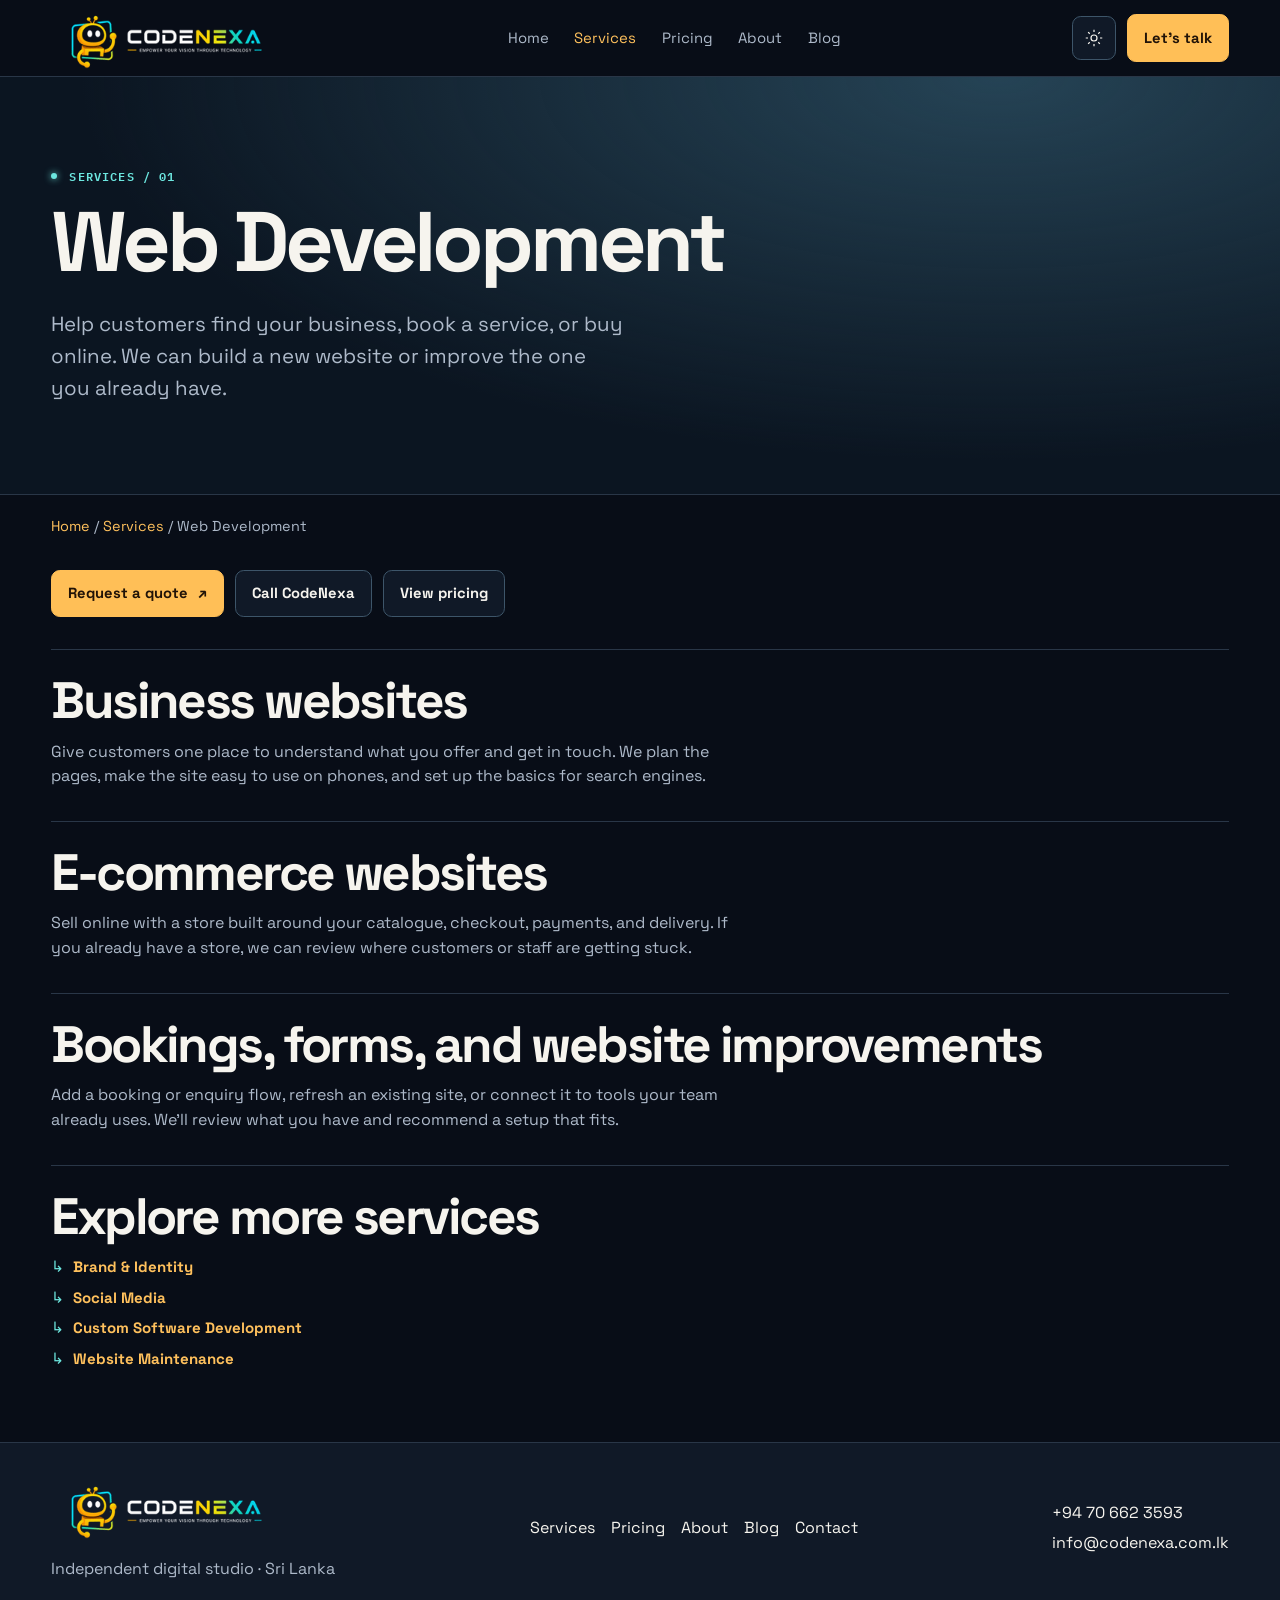
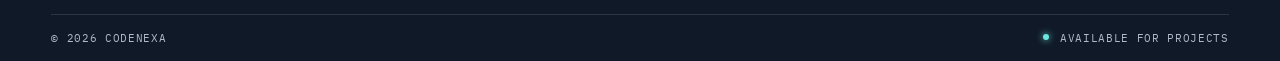
<file: services/website-development/index.html>
<!DOCTYPE html><html lang="en" data-theme="dark"> <head><meta charset="utf-8"><meta name="viewport" content="width=device-width, initial-scale=1"><title>Website Development in Sri Lanka | CodeNexa</title><meta name="description" content="Business websites, online stores, bookings, and website improvements for businesses in Sri Lanka."><link rel="canonical" href="https://codenexa.com.lk/services/website-development/"><meta property="og:type" content="website"><meta property="og:site_name" content="CodeNexa"><meta property="og:title" content="Website Development in Sri Lanka | CodeNexa"><meta property="og:description" content="Business websites, online stores, bookings, and website improvements for businesses in Sri Lanka."><meta property="og:url" content="https://codenexa.com.lk/services/website-development/"><meta property="og:image" content="https://codenexa.com.lk/assets/images/CODENEXA.png"><meta name="twitter:card" content="summary_large_image"><link rel="icon" href="/assets/images/CodeNexa-icon.png"><link rel="preconnect" href="https://fonts.googleapis.com"><link rel="preconnect" href="https://fonts.gstatic.com" crossorigin><link href="https://fonts.googleapis.com/css2?family=IBM+Plex+Mono:wght@400;500;600&family=Space+Grotesk:wght@400;500;600;700&display=swap" rel="stylesheet"><script>
    try {
      const theme = localStorage.getItem('codenexa-theme');
      if (theme === 'light' || theme === 'dark') document.documentElement.dataset.theme = theme;
    } catch {}
  </script><script type="application/ld+json">[{"@context":"https://schema.org","@type":"Organization","@id":"https://codenexa.com.lk/#organization","name":"CodeNexa","url":"https://codenexa.com.lk/","image":"https://codenexa.com.lk/assets/images/CODENEXA.png","email":"info@codenexa.com.lk","telephone":"+94706623593","logo":"https://codenexa.com.lk/assets/images/CodeNexalogo2.png","address":{"@type":"PostalAddress","addressCountry":"LK"}},{"@context":"https://schema.org","@type":"Service","name":"Web Development","description":"Business websites, online stores, bookings, and website improvements for businesses in Sri Lanka.","url":"https://codenexa.com.lk/services/website-development/","provider":{"@id":"https://codenexa.com.lk/#organization"},"areaServed":{"@type":"Country","name":"Sri Lanka"}},{"@context":"https://schema.org","@type":"BreadcrumbList","itemListElement":[{"@type":"ListItem","position":1,"name":"Home","item":"https://codenexa.com.lk/"},{"@type":"ListItem","position":2,"name":"Services","item":"https://codenexa.com.lk/services/"},{"@type":"ListItem","position":3,"name":"Web Development","item":"https://codenexa.com.lk/services/website-development/"}]}]</script><script async src="https://www.googletagmanager.com/gtag/js?id=G-E5M2438SVP"></script><script>
        window.dataLayer = window.dataLayer || [];
        function gtag(){dataLayer.push(arguments);}
        gtag('js', new Date());
        gtag('config', 'G-E5M2438SVP');
      </script><link rel="stylesheet" href="/_astro/about.Bx4tEITc.css"></head> <body> <a class="skip-link" href="#main">Skip to content</a> <header class="site-header"> <div class="shell header-inner"> <a class="brand" href="/" aria-label="CodeNexa home"> <img src="/assets/images/CodeNexalogo2.png" width="300" height="90" alt="CodeNexa"> </a> <nav aria-label="Main navigation"> <a href="/">Home</a><a href="/services/" class="section-active">Services</a><a href="/pricing/">Pricing</a><a href="/about/">About</a><a href="/blog/">Blog</a> </nav> <div class="header-actions"> <button class="theme" type="button" aria-label="Light theme" aria-pressed="false" hidden> <svg width="18" height="18" viewBox="0 0 24 24" fill="none" stroke="currentColor" stroke-width="1.6" aria-hidden="true"><circle cx="12" cy="12" r="4"></circle><path d="M12 1v3m0 16v3M1 12h3m16 0h3M4.2 4.2l2.1 2.1m11.4 11.4 2.1 2.1m0-15.6-2.1 2.1M6.3 17.7l-2.1 2.1"></path></svg> </button> <a class="button primary header-cta" href="/contact/">Let’s talk</a> </div> </div> </header> <main id="main"> <section class="page-intro"> <div class="shell"> <p class="eyebrow"><i class="status-dot"></i> SERVICES / 01</p> <h1>Web Development <span class="accent"></span></h1> <p class="lede">Help customers find your business, book a service, or buy online. We can build a new website or improve the one you already have.</p> </div> </section> <div class="shell service-detail"> <nav class="breadcrumbs" aria-label="Breadcrumb"> <a href="/">Home</a> / <a href="/services/">Services</a> / <span aria-current="page">Web Development</span> </nav> <div class="actions"> <a class="button primary" href="/contact/?service=web#enquiry">Request a quote <span aria-hidden="true">↗</span></a> <a class="button" href="tel:+94706623593">Call CodeNexa</a> <a class="button" href="/pricing/#web">View pricing</a> </div> <section class="service-detail-row"> <h2>Business websites</h2> <p>Give customers one place to understand what you offer and get in touch. We plan the pages, make the site easy to use on phones, and set up the basics for search engines.</p> </section><section class="service-detail-row"> <h2>E-commerce websites</h2> <p>Sell online with a store built around your catalogue, checkout, payments, and delivery. If you already have a store, we can review where customers or staff are getting stuck.</p> </section><section class="service-detail-row"> <h2>Bookings, forms, and website improvements</h2> <p>Add a booking or enquiry flow, refresh an existing site, or connect it to tools your team already uses. We’ll review what you have and recommend a setup that fits.</p> </section> <div class="service-detail-row"> <h2>Explore more services</h2> <ul class="feature-list"> <li><a class="text-link" href="/services/brand-identity/">Brand &amp; Identity</a></li><li><a class="text-link" href="/services/social-media-marketing/">Social Media</a></li><li><a class="text-link" href="/services/custom-software-development/">Custom Software Development</a></li><li><a class="text-link" href="/services/website-maintenance/">Website Maintenance</a></li> </ul> </div> </div> </main> <footer class="site-footer"> <div class="shell footer-main"> <div> <a class="brand" href="/" aria-label="CodeNexa home"> <img src="/assets/images/CodeNexalogo2.png" width="300" height="90" alt="CodeNexa" loading="lazy"> </a> <p>Independent digital studio · Sri Lanka</p> </div> <div class="footer-links"> <a href="/services/">Services</a><a href="/pricing/">Pricing</a><a href="/about/">About</a><a href="/blog/">Blog</a><a href="/contact/">Contact</a> </div> <div class="footer-contact"><a href="tel:+94706623593">+94 70 662 3593</a><a href="mailto:info@codenexa.com.lk">info@codenexa.com.lk</a></div> </div> <div class="shell footer-bottom mono"><span>© 2026 CODENEXA</span><span><i class="status-dot"></i> AVAILABLE FOR PROJECTS</span></div> </footer> <script type="module">const t=document.querySelector(".theme");if(t){const e=document.documentElement;t.hidden=!1,t.setAttribute("aria-pressed",String(e.dataset.theme==="light")),t.addEventListener("click",()=>{const a=e.dataset.theme==="light"?"dark":"light";e.dataset.theme=a,t.setAttribute("aria-pressed",String(a==="light"));try{localStorage.setItem("codenexa-theme",a)}catch{}})}</script> </body> </html>
</file>
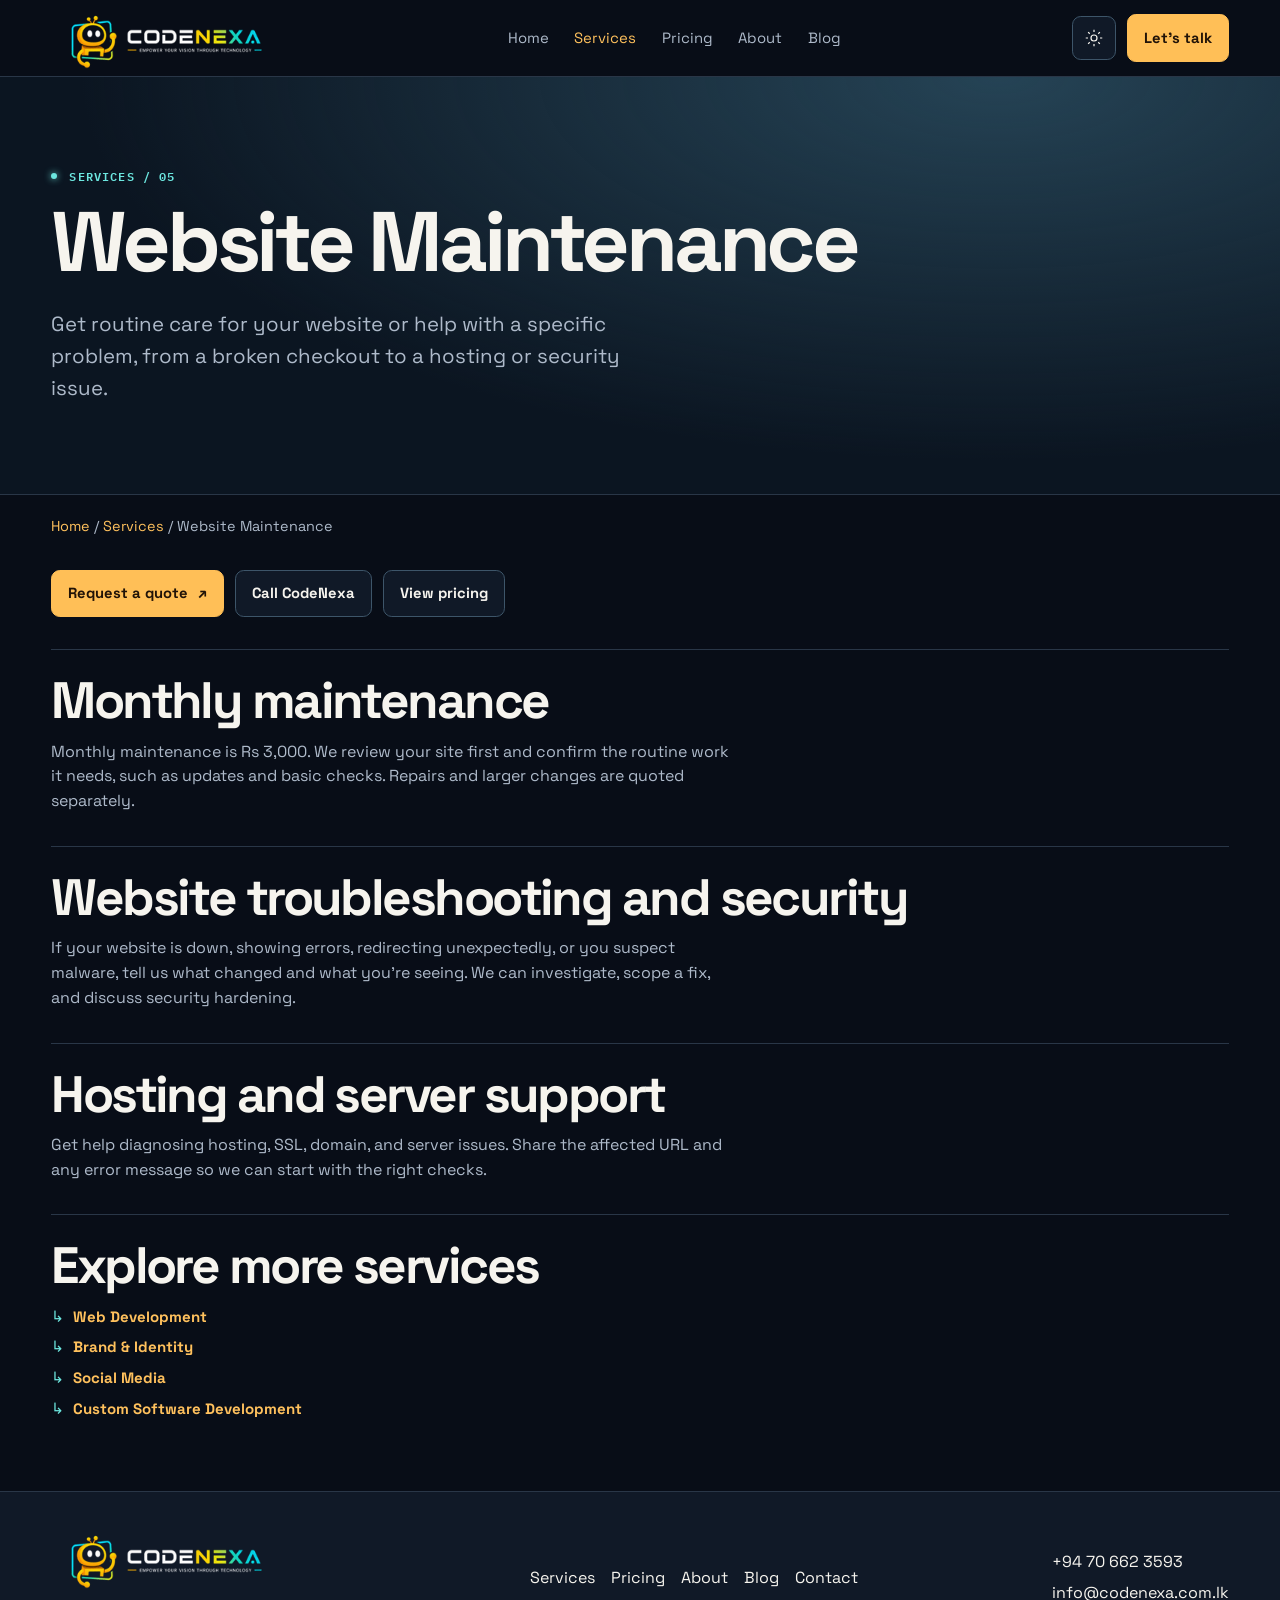
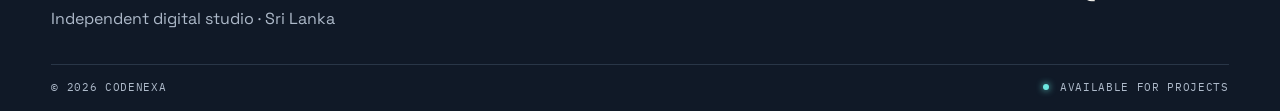
<file: services/website-maintenance/index.html>
<!DOCTYPE html><html lang="en" data-theme="dark"> <head><meta charset="utf-8"><meta name="viewport" content="width=device-width, initial-scale=1"><title>Website Maintenance and Technical Support in Sri Lanka | CodeNexa</title><meta name="description" content="Monthly website maintenance, troubleshooting, website security, and hosting support for businesses in Sri Lanka."><link rel="canonical" href="https://codenexa.com.lk/services/website-maintenance/"><meta property="og:type" content="website"><meta property="og:site_name" content="CodeNexa"><meta property="og:title" content="Website Maintenance and Technical Support in Sri Lanka | CodeNexa"><meta property="og:description" content="Monthly website maintenance, troubleshooting, website security, and hosting support for businesses in Sri Lanka."><meta property="og:url" content="https://codenexa.com.lk/services/website-maintenance/"><meta property="og:image" content="https://codenexa.com.lk/assets/images/CODENEXA.png"><meta name="twitter:card" content="summary_large_image"><link rel="icon" href="/assets/images/CodeNexa-icon.png"><link rel="preconnect" href="https://fonts.googleapis.com"><link rel="preconnect" href="https://fonts.gstatic.com" crossorigin><link href="https://fonts.googleapis.com/css2?family=IBM+Plex+Mono:wght@400;500;600&family=Space+Grotesk:wght@400;500;600;700&display=swap" rel="stylesheet"><script>
    try {
      const theme = localStorage.getItem('codenexa-theme');
      if (theme === 'light' || theme === 'dark') document.documentElement.dataset.theme = theme;
    } catch {}
  </script><script type="application/ld+json">[{"@context":"https://schema.org","@type":"Organization","@id":"https://codenexa.com.lk/#organization","name":"CodeNexa","url":"https://codenexa.com.lk/","image":"https://codenexa.com.lk/assets/images/CODENEXA.png","email":"info@codenexa.com.lk","telephone":"+94706623593","logo":"https://codenexa.com.lk/assets/images/CodeNexalogo2.png","address":{"@type":"PostalAddress","addressCountry":"LK"}},{"@context":"https://schema.org","@type":"Service","name":"Website Maintenance","description":"Monthly website maintenance, troubleshooting, website security, and hosting support for businesses in Sri Lanka.","url":"https://codenexa.com.lk/services/website-maintenance/","provider":{"@id":"https://codenexa.com.lk/#organization"},"areaServed":{"@type":"Country","name":"Sri Lanka"}},{"@context":"https://schema.org","@type":"BreadcrumbList","itemListElement":[{"@type":"ListItem","position":1,"name":"Home","item":"https://codenexa.com.lk/"},{"@type":"ListItem","position":2,"name":"Services","item":"https://codenexa.com.lk/services/"},{"@type":"ListItem","position":3,"name":"Website Maintenance","item":"https://codenexa.com.lk/services/website-maintenance/"}]}]</script><script async src="https://www.googletagmanager.com/gtag/js?id=G-E5M2438SVP"></script><script>
        window.dataLayer = window.dataLayer || [];
        function gtag(){dataLayer.push(arguments);}
        gtag('js', new Date());
        gtag('config', 'G-E5M2438SVP');
      </script><link rel="stylesheet" href="/_astro/about.Bx4tEITc.css"></head> <body> <a class="skip-link" href="#main">Skip to content</a> <header class="site-header"> <div class="shell header-inner"> <a class="brand" href="/" aria-label="CodeNexa home"> <img src="/assets/images/CodeNexalogo2.png" width="300" height="90" alt="CodeNexa"> </a> <nav aria-label="Main navigation"> <a href="/">Home</a><a href="/services/" class="section-active">Services</a><a href="/pricing/">Pricing</a><a href="/about/">About</a><a href="/blog/">Blog</a> </nav> <div class="header-actions"> <button class="theme" type="button" aria-label="Light theme" aria-pressed="false" hidden> <svg width="18" height="18" viewBox="0 0 24 24" fill="none" stroke="currentColor" stroke-width="1.6" aria-hidden="true"><circle cx="12" cy="12" r="4"></circle><path d="M12 1v3m0 16v3M1 12h3m16 0h3M4.2 4.2l2.1 2.1m11.4 11.4 2.1 2.1m0-15.6-2.1 2.1M6.3 17.7l-2.1 2.1"></path></svg> </button> <a class="button primary header-cta" href="/contact/">Let’s talk</a> </div> </div> </header> <main id="main"> <section class="page-intro"> <div class="shell"> <p class="eyebrow"><i class="status-dot"></i> SERVICES / 05</p> <h1>Website Maintenance <span class="accent"></span></h1> <p class="lede">Get routine care for your website or help with a specific problem, from a broken checkout to a hosting or security issue.</p> </div> </section> <div class="shell service-detail"> <nav class="breadcrumbs" aria-label="Breadcrumb"> <a href="/">Home</a> / <a href="/services/">Services</a> / <span aria-current="page">Website Maintenance</span> </nav> <div class="actions"> <a class="button primary" href="/contact/?service=care#enquiry">Request a quote <span aria-hidden="true">↗</span></a> <a class="button" href="tel:+94706623593">Call CodeNexa</a> <a class="button" href="/pricing/#care">View pricing</a> </div> <section class="service-detail-row"> <h2>Monthly maintenance</h2> <p>Monthly maintenance is Rs 3,000. We review your site first and confirm the routine work it needs, such as updates and basic checks. Repairs and larger changes are quoted separately.</p> </section><section class="service-detail-row"> <h2>Website troubleshooting and security</h2> <p>If your website is down, showing errors, redirecting unexpectedly, or you suspect malware, tell us what changed and what you’re seeing. We can investigate, scope a fix, and discuss security hardening.</p> </section><section class="service-detail-row"> <h2>Hosting and server support</h2> <p>Get help diagnosing hosting, SSL, domain, and server issues. Share the affected URL and any error message so we can start with the right checks.</p> </section> <div class="service-detail-row"> <h2>Explore more services</h2> <ul class="feature-list"> <li><a class="text-link" href="/services/website-development/">Web Development</a></li><li><a class="text-link" href="/services/brand-identity/">Brand &amp; Identity</a></li><li><a class="text-link" href="/services/social-media-marketing/">Social Media</a></li><li><a class="text-link" href="/services/custom-software-development/">Custom Software Development</a></li> </ul> </div> </div> </main> <footer class="site-footer"> <div class="shell footer-main"> <div> <a class="brand" href="/" aria-label="CodeNexa home"> <img src="/assets/images/CodeNexalogo2.png" width="300" height="90" alt="CodeNexa" loading="lazy"> </a> <p>Independent digital studio · Sri Lanka</p> </div> <div class="footer-links"> <a href="/services/">Services</a><a href="/pricing/">Pricing</a><a href="/about/">About</a><a href="/blog/">Blog</a><a href="/contact/">Contact</a> </div> <div class="footer-contact"><a href="tel:+94706623593">+94 70 662 3593</a><a href="mailto:info@codenexa.com.lk">info@codenexa.com.lk</a></div> </div> <div class="shell footer-bottom mono"><span>© 2026 CODENEXA</span><span><i class="status-dot"></i> AVAILABLE FOR PROJECTS</span></div> </footer> <script type="module">const t=document.querySelector(".theme");if(t){const e=document.documentElement;t.hidden=!1,t.setAttribute("aria-pressed",String(e.dataset.theme==="light")),t.addEventListener("click",()=>{const a=e.dataset.theme==="light"?"dark":"light";e.dataset.theme=a,t.setAttribute("aria-pressed",String(a==="light"));try{localStorage.setItem("codenexa-theme",a)}catch{}})}</script> </body> </html>
</file>
<file: _astro/about.Bx4tEITc.css>
:root{color-scheme:dark;--bg: #080d17;--surface: #101927;--stage: #0b1521;--stage-glow: #254355;--grid: #76acc018;--orbit: #7ebac361;--text: #f6f4ee;--muted: #aebaca;--line: #293647;--line-strong: #3d5569;--accent: #ffc15d;--signal: #6ce6df;--button: #ffbf57;--button-hover: #ffd188;--button-text: #211307;--mono: "IBM Plex Mono", ui-monospace, monospace;--display: "Space Grotesk", system-ui, sans-serif}:root[data-theme=light]{color-scheme:light;--bg: #f4f7f8;--surface: #ffffff;--stage: #e0f3f1;--stage-glow: #c9e9e6;--grid: #0076741c;--orbit: #08767480;--text: #111b2d;--muted: #475665;--line: #c9dedd;--line-strong: #718f92;--accent: #006d6b;--signal: #006d6b;--button: #ffde21;--button-hover: #f4c813;--button-text: #111b2d}*,*:before,*:after{box-sizing:border-box}html{scroll-padding-top:7rem}body{margin:0;background:var(--bg);color:var(--text);font-family:var(--display);line-height:1.55}a{color:inherit;text-decoration:none}button{font:inherit}[hidden]{display:none!important}:focus-visible{outline:2px solid var(--signal);outline-offset:4px}.skip-link{position:absolute;z-index:5;top:.5rem;left:.5rem;padding:.7rem 1rem;background:var(--surface);transform:translateY(-150%)}.skip-link:focus{transform:none}.shell{width:min(1220px,calc(100% - clamp(2rem,8vw,8rem)));margin-inline:auto}.accent{color:var(--accent)}.mono,.eyebrow{font-family:var(--mono)}.eyebrow{font-size:.73rem;font-weight:600;letter-spacing:.1em;color:var(--signal);margin:0 0 .9rem}.status-dot{display:inline-block;width:.53em;height:.53em;margin-right:.33em;border-radius:50%;background:var(--signal);box-shadow:0 0 .65em var(--signal);vertical-align:.13em}h1,h2,h3,p{margin:0}h1,h2,h3{letter-spacing:-.05em;line-height:1.04}h1{font-size:clamp(3rem,6.6vw,6.55rem)}h2{font-size:clamp(2rem,4vw,3.55rem)}h3{font-size:clamp(1.35rem,2.4vw,1.85rem)}p{color:var(--muted)}.lede{font-size:clamp(1.06rem,1.6vw,1.3rem);max-width:44ch;margin-top:1.4rem}.site-header{position:sticky;z-index:3;top:0;background:var(--bg);border-bottom:1px solid var(--line)}.header-inner{min-height:76px;display:flex;gap:1.3rem;align-items:center;justify-content:space-between}.brand{display:inline-block}.brand img{display:block;width:clamp(145px,19vw,225px);height:auto}.header-inner nav,.header-actions{display:flex;align-items:center;gap:clamp(.65rem,2vw,1.7rem)}.header-inner nav a{font-size:.93rem;color:var(--muted);padding-block:.65rem}.header-inner nav a:hover,.header-inner nav [aria-current=page],.header-inner nav .section-active{color:var(--accent)}.header-actions{gap:.65rem}.header-cta{white-space:nowrap}.button,.theme{display:inline-flex;align-items:center;justify-content:center;gap:.6rem;min-height:44px;padding:.72rem 1rem;border:1px solid var(--line-strong);border-radius:.55rem;background:var(--surface);color:var(--text);font-weight:700;font-size:.92rem;text-align:center}.button:hover,.theme:hover{border-color:var(--accent)}.theme{cursor:pointer;width:44px;padding:0}.theme[aria-pressed=true]{color:var(--accent)}.primary{background:var(--button);color:var(--button-text);border-color:var(--button)}.primary:hover{background:var(--button-hover)}.hero{background:radial-gradient(ellipse at 85% 50%,color-mix(in srgb,var(--stage-glow) 54%,transparent),transparent 51%),linear-gradient(var(--grid) 1px,transparent 1px),linear-gradient(90deg,var(--grid) 1px,transparent 1px),var(--bg);background-size:auto,72px 72px,72px 72px,auto}.hero-grid{display:grid;grid-template-columns:1.03fr 1fr;align-items:center;gap:clamp(1.8rem,4.5vw,5rem);padding-block:clamp(3rem,7vw,6.8rem)}.hero h1{font-size:clamp(2.75rem,5.5vw,5.5rem);line-height:1.02;letter-spacing:-.065em}.actions,.jump-links{display:flex;flex-wrap:wrap;gap:.7rem;margin-top:2rem}.section{padding-block:clamp(2.6rem,6vw,5.75rem)}.section+.section{padding-top:0}.section-heading{display:flex;justify-content:space-between;align-items:end;flex-wrap:wrap;gap:1rem;margin-bottom:1.6rem}.cards{display:grid;grid-template-columns:repeat(3,minmax(0,1fr));gap:1rem}.card{background:var(--surface);border:1px solid var(--line);border-radius:.9rem;padding:clamp(1rem,2.3vw,1.9rem)}.card p{margin-top:.7rem}.service-card{display:flex;flex-direction:column;align-items:start}.service-card:hover{border-color:var(--signal)}.card-top{display:flex;justify-content:space-between;align-items:center;width:100%;margin-bottom:1.4rem;color:var(--muted);font-size:.75rem}.card-top b,.service-index b{display:grid;place-items:center;min-width:3rem;height:3rem;border-radius:.55rem;border:1px solid var(--line);background:var(--bg);color:var(--signal);font-size:1.15rem}.service-card .text-link{margin-top:auto;padding-top:1.25rem}.text-link{display:inline-flex;gap:.45rem;align-items:center;font-size:.94rem;color:var(--accent);font-weight:700}.text-link:hover{text-decoration:underline}.project-options{display:grid;grid-template-columns:minmax(0,1fr) minmax(0,1fr);gap:clamp(1.5rem,5vw,5rem);border-block:1px solid var(--line);padding-block:clamp(1.6rem,4vw,3.3rem);align-items:center}.project-options-copy h2+p{max-width:46ch;margin-block:.9rem 1.1rem}.package-links{list-style:none;padding:0;margin:0;border:1px solid var(--line);border-radius:.9rem;background:var(--surface)}.package-links li+li{border-top:1px solid var(--line)}.package-links a{display:grid;grid-template-columns:auto 1fr auto;gap:clamp(.7rem,2vw,1.25rem);align-items:center;padding:.95rem 1.1rem;border-radius:.55rem}.package-links a:hover strong,.package-arrow{color:var(--accent)}.package-links small{display:block;color:var(--muted);font-size:.86rem}.package-index{color:var(--signal);font-size:.75rem}.cta-panel{background:var(--surface);border:1px solid var(--line);border-radius:1rem;display:flex;justify-content:space-between;align-items:center;flex-wrap:wrap;gap:1.5rem;padding:clamp(1.4rem,4vw,3.5rem)}.cta-panel p:last-child{margin-top:.7rem}.page-intro{padding-block:clamp(3.2rem,7vw,6.75rem);border-bottom:1px solid var(--line);background:radial-gradient(ellipse at 78% 0%,var(--stage-glow),transparent 65%),var(--stage)}.page-intro h1{max-width:17ch}.service-list{padding-top:1rem}.service-row{display:grid;grid-template-columns:.6fr 1.5fr 1fr;gap:clamp(1rem,4vw,3rem);align-items:start;padding-block:clamp(2rem,4vw,3.8rem);border-bottom:1px solid var(--line)}.service-row p{margin-block:.8rem 1.1rem}.service-index{display:flex;flex-direction:column;align-items:start;gap:.8rem;color:var(--muted);font-size:.75rem}.feature-list{list-style:none;margin:0;padding:0}.feature-list li{display:flex;align-items:baseline;gap:.55rem;margin:.43rem 0;color:var(--muted);font-size:.96rem}.feature-list li:before{content:"↳";color:var(--signal);flex:none}.feature-list li[data-type=no]:before{content:"−";color:var(--muted)}.feature-list li[data-type=limit]:before{content:"·";color:var(--accent)}.pricing{padding-bottom:4rem}.price-section{margin-top:clamp(2rem,6vw,4rem)}.price-section h2{margin-bottom:1.4rem}.pricing-note{margin:-.7rem 0 1.4rem}.plan{display:flex;flex-direction:column;align-items:stretch}.plan.featured{border-color:var(--accent)}.plan-label{color:var(--signal);font-size:.72rem;letter-spacing:.08em;margin-bottom:.85rem}.plan .price{color:var(--text);font-size:clamp(1.2rem,2.5vw,2rem);font-weight:700;letter-spacing:-.04em}.price del{color:var(--muted);font-size:.8rem;white-space:nowrap}.plan ul{flex:1;border-top:1px solid var(--line);margin-block:1rem;padding-top:.6rem}.about-grid,.contact-grid{display:grid;grid-template-columns:1fr 1fr;gap:clamp(1rem,4vw,4rem);padding-top:clamp(2rem,5vw,4rem)}.about-grid{align-items:center}.about-grid h2~p{margin-top:1rem}.mascot-card{display:grid;place-items:center;background:radial-gradient(var(--stage-glow),var(--surface) 72%)}.mascot-card .eyebrow{margin:.5rem 0}.process{display:grid;grid-template-columns:repeat(5,minmax(0,1fr));list-style:none;padding:0;margin:1.7rem 0 0;gap:1rem}.process li{border-top:1px solid var(--line-strong);padding-top:.9rem}.process h3{margin:.45rem 0 .65rem}.contact-grid .card h2{margin-top:.55rem}.contact-grid .card .button{margin-top:1.15rem;overflow-wrap:anywhere}.faq h2{margin-bottom:1.5rem}.faq details{border-top:1px solid var(--line);padding:1rem 0}.faq details:last-child{border-bottom:1px solid var(--line)}.faq summary{cursor:pointer;font-weight:700}.faq summary::marker{color:var(--accent)}.faq details p{margin-top:.55rem;max-width:68ch}.site-footer{border-top:1px solid var(--line);background:var(--surface)}.footer-main,.footer-bottom{display:flex;justify-content:space-between;align-items:center;flex-wrap:wrap;gap:1rem}.footer-main{padding-block:2rem}.footer-main p{margin-top:.45rem}.footer-main a:hover{color:var(--accent)}.footer-links{display:flex;gap:1rem;flex-wrap:wrap}.footer-bottom{border-top:1px solid var(--line);padding-block:.9rem;font-size:.7rem;letter-spacing:.06em;color:var(--muted)}:root[data-theme=light] :is(.site-header,.site-footer){--text: #fff;--muted: #e2f5f3;--surface: #004b50;--line: #32777a;--line-strong: #83b8b8;--accent: #ffde21;--signal: #a0eee6;background:#00565b;color:var(--text)}@media(max-width:900px){.hero-grid{gap:1.7rem}.service-row{grid-template-columns:minmax(0,1fr) minmax(0,1fr)}.service-index{grid-column:1 / -1;flex-direction:row;align-items:center}}@media(max-width:760px){.header-inner{display:grid;grid-template-columns:minmax(0,1fr) auto;gap:.15rem;padding-top:.4rem}.header-inner nav{grid-area:2 / 1 / 3 / 3;justify-content:space-between;gap:.25rem}.header-inner nav a{font-size:.88rem;min-height:44px}.header-inner .brand img{width:min(100%,150px)}.header-actions{gap:.4rem}.header-cta{padding-inline:.65rem}}@media(max-width:680px){.hero-grid,.cards,.service-row,.about-grid,.contact-grid,.project-options{grid-template-columns:1fr}.hero-grid{padding-block:2.75rem 2rem}.hero h1{font-size:clamp(2.65rem,9vw,4.4rem)}.process{grid-template-columns:repeat(2,minmax(0,1fr))}.footer-main{align-items:start;flex-direction:column}}.footer-contact{display:grid;gap:.35rem}.service-detail{padding-block:1.25rem 4rem}.breadcrumbs{color:var(--muted);font-size:.9rem}.breadcrumbs a{color:var(--accent)}.breadcrumbs a:hover{text-decoration:underline}.service-detail-row{border-top:1px solid var(--line);margin-top:2rem;padding-top:1.5rem}.service-detail-row p,.service-detail-row ul{margin-top:.75rem;max-width:68ch}.contact-grid{align-items:start}.enquiry-form{display:grid;gap:.85rem;margin-top:1.25rem}.enquiry-form label{display:grid;gap:.35rem;font-weight:600}.enquiry-form input,.enquiry-form select,.enquiry-form textarea{width:100%;min-height:44px;padding:.55rem .7rem;color:var(--text);background:var(--bg);border:1px solid var(--line-strong);border-radius:.45rem;font:inherit;font-weight:400}.enquiry-form textarea{resize:vertical}.enquiry-form button{justify-self:start;cursor:pointer}.direct-contact .actions{margin-top:1.15rem}.direct-contact .actions .button{margin-top:0}.brief-guide{display:flex;flex-wrap:wrap;align-items:center;gap:.75rem;padding:1rem;margin-bottom:1.5rem;border:1px solid var(--line);border-radius:.7rem;background:var(--stage)}.brief-guide img{width:clamp(60px,9vw,96px);height:auto}.brief-guide div{flex:1 1 12rem}.brief-guide strong{font-size:1.15rem}.enquiry-status:empty{display:none}.enquiry-form button:disabled{cursor:wait;opacity:.7}
</file>
